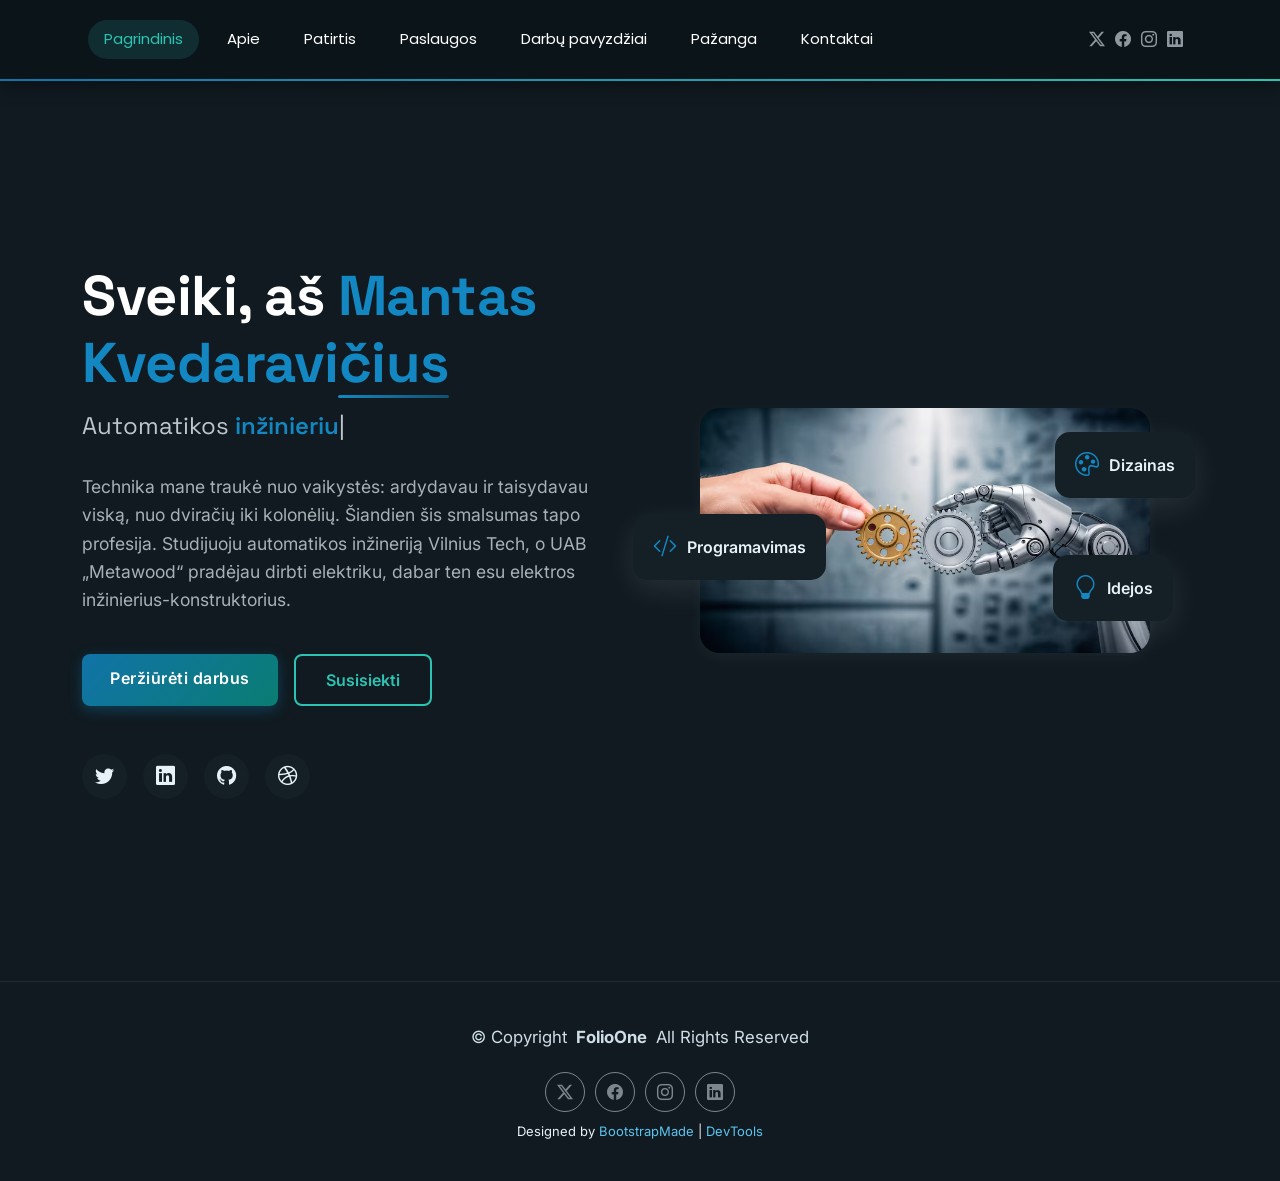
<file: index.html>
<!DOCTYPE html>
<html lang="lt">

<head>
  <meta charset="utf-8">
  <meta content="width=device-width, initial-scale=1.0" name="viewport">
  <title>Mano CV</title>
  <meta name="description" content="Mantas Kvedaravičius CV puslapis">
  <meta name="keywords" content="CV, automatika, elektros inžinierius, Mantas Kvedaravičius">
  <meta name="author" content="Mantas Kvedaravičius">

  <!-- Favicons -->
  <link href="assets/img/emoji 32x32.png" rel="icon">
  <link href="assets/img/logo192x192.png" rel="apple-touch-icon">

  <!-- Fonts -->
  <link href="https://fonts.googleapis.com" rel="preconnect">
  <link href="https://fonts.gstatic.com" rel="preconnect" crossorigin>
  <link href="https://fonts.googleapis.com/css2?family=Roboto:ital,wght@0,100;0,300;0,400;0,500;0,700;0,900;1,100;1,300;1,400;1,500;1,700;1,900&family=Poppins:ital,wght@0,100;0,200;0,300;0,400;0,500;0,600;0,700;0,800;0,900;1,100;1,200;1,300;1,400;1,500;1,600;1,700;1,800;1,900&family=Raleway:ital,wght@0,100;0,200;0,300;0,400;0,500;0,600;0,700;0,800;0,900;1,100;1,200;1,300;1,400;1,500;1,600;1,700;1,800;1,900&display=swap" rel="stylesheet">

  <!-- Vendor CSS Files -->
  <link href="assets/vendor/bootstrap/css/bootstrap.min.css" rel="stylesheet">
  <link href="assets/vendor/bootstrap-icons/bootstrap-icons.css" rel="stylesheet">
  <link href="assets/vendor/aos/aos.css" rel="stylesheet">
  <link href="assets/vendor/swiper/swiper-bundle.min.css" rel="stylesheet">
  <link href="assets/vendor/glightbox/css/glightbox.min.css" rel="stylesheet">

  <!-- Main CSS File -->
  <link href="assets/css/main.css" rel="stylesheet">
  <link href="assets/css/custom.css" rel="stylesheet">

  <!-- =======================================================
  * Template Name: FolioOne
  * Template URL: https://bootstrapmade.com/folioone-bootstrap-portfolio-website-template/
  * Updated: Aug 23 2025 with Bootstrap v5.3.7
  * Author: BootstrapMade.com
  * License: https://bootstrapmade.com/license/
  ======================================================== -->
</head>

<body class="index-page">

  <header id="header" class="header d-flex align-items-center light-background sticky-top">
    <div class="container position-relative d-flex align-items-center justify-content-between">

      <!-- <a href="index.html" class="logo d-flex align-items-center me-auto me-xl-0">
      <img src="assets/img/logo.webp" alt="">
      <h1 class="sitename">FolioOne</h1> 
    </a> -->

      <nav id="navmenu" class="navmenu">
        <ul>
          <li><a href="index.html" class="active">Pagrindinis</a></li>
          <li><a href="about.html">Apie</a></li>
          <li><a href="resume.html">Patirtis</a></li>
          <li><a href="services.html">Paslaugos</a></li>
          <li><a href="portfolio.html">Darbų pavyzdžiai</a></li>
          <li><a href="progresas.html">Pažanga</a></li>
          <li><a href="contact.html">Kontaktai</a></li>
        </ul>
        <i class="mobile-nav-toggle d-xl-none bi bi-list"></i>
      </nav>

      <div class="header-social-links">
        <a href="#" class="twitter"><i class="bi bi-twitter-x"></i></a>
        <a href="#" class="facebook"><i class="bi bi-facebook"></i></a>
        <a href="#" class="instagram"><i class="bi bi-instagram"></i></a>
        <a href="#" class="linkedin"><i class="bi bi-linkedin"></i></a>
      </div>

    </div>
  </header>

  <main class="main">

    <!-- Hero Section -->
    <section id="hero" class="hero section">

      <div class="container" data-aos="fade-up" data-aos-delay="100">

        <div class="row gy-4 align-items-center">
          <div class="col-lg-6 order-2 order-lg-1">
            <div class="hero-content">
              <h1 data-aos="fade-up" data-aos-delay="200">Sveiki, aš <span class="highlight">Mantas Kvedaravičius</span></h1>
              <h2 data-aos="fade-up" data-aos-delay="300">Automatikos <span class="typed" data-typed-items="inžinierius,projektuotojas,sprendimų kūrėjas"></span></h2>
              <p data-aos="fade-up" data-aos-delay="400">Technika mane traukė nuo vaikystės: ardydavau ir taisydavau viską, nuo dviračių iki kolonėlių. Šiandien šis smalsumas tapo profesija. Studijuoju automatikos inžineriją Vilnius Tech, o UAB „Metawood“ pradėjau dirbti elektriku, dabar ten esu elektros inžinierius-konstruktorius.</p>
              <div class="hero-actions" data-aos="fade-up" data-aos-delay="500">
                <a href="portfolio.html" class="btn btn-primary">Peržiūrėti darbus</a>
                <a href="contact.html" class="btn btn-outline">Susisiekti</a>
              </div>
              <div class="social-links" data-aos="fade-up" data-aos-delay="600">
                <a href="#"><i class="bi bi-twitter"></i></a>
                <a href="#"><i class="bi bi-linkedin"></i></a>
                <a href="#"><i class="bi bi-github"></i></a>
                <a href="#"><i class="bi bi-dribbble"></i></a>
              </div>
            </div>
          </div>
          <div class="col-lg-6 order-1 order-lg-2">
            <div class="hero-image" data-aos="zoom-in" data-aos-delay="300">
              <div class="image-wrapper">
                <img src="assets/img/human-hand-passing-gear-robotic-hand_23-2152006116.avif" width="740" height="404" alt="Žmogaus ranka paduoda krumpliaratį roboto rankai" class="img-fluid">
                <div class="floating-elements">
                  <div class="floating-card design" data-aos="fade-left" data-aos-delay="700">
                    <i class="bi bi-palette"></i>
                    <span>Dizainas</span>
                  </div>
                  <div class="floating-card code" data-aos="fade-right" data-aos-delay="800">
                    <i class="bi bi-code-slash"></i>
                    <span>Programavimas</span>
                  </div>
                  <div class="floating-card creativity" data-aos="fade-up" data-aos-delay="900">
                    <i class="bi bi-lightbulb"></i>
                    <span>Idejos</span>
                  </div>
                </div>
              </div>
            </div>
          </div>
        </div>

      </div>

    </section><!-- /Hero Section -->

  </main>

  <footer id="footer" class="footer">

    <div class="container">
      <div class="copyright text-center ">
        <p>© <span>Copyright</span> <strong class="px-1 sitename">FolioOne</strong> <span>All Rights Reserved<br></span></p>
      </div>
      <div class="social-links d-flex justify-content-center">
        <a href=""><i class="bi bi-twitter-x"></i></a>
        <a href=""><i class="bi bi-facebook"></i></a>
        <a href=""><i class="bi bi-instagram"></i></a>
        <a href=""><i class="bi bi-linkedin"></i></a>
      </div>
      <div class="credits">
        <!-- All the links in the footer should remain intact. -->
        <!-- You can delete the links only if you've purchased the pro version. -->
        <!-- Licensing information: https://bootstrapmade.com/license/ -->
        <!-- Purchase the pro version with working PHP/AJAX contact form: [buy-url] -->
        Designed by <a href="https://bootstrapmade.com/">BootstrapMade</a> | <a href="https://bootstrapmade.com/tools/">DevTools</a>
      </div>
    </div>

  </footer>

  <!-- Scroll Top -->
  <a href="#" id="scroll-top" class="scroll-top d-flex align-items-center justify-content-center"><i class="bi bi-arrow-up-short"></i></a>

  <!-- Preloader -->
  <div id="preloader"></div>

  <!-- Vendor JS Files -->
  <script src="assets/vendor/bootstrap/js/bootstrap.bundle.min.js"></script>
  <script src="assets/vendor/php-email-form/validate.js"></script>
  <script src="assets/vendor/aos/aos.js"></script>
  <script src="assets/vendor/typed.js/typed.umd.js"></script>
  <script src="assets/vendor/waypoints/noframework.waypoints.js"></script>
  <script src="assets/vendor/purecounter/purecounter_vanilla.js"></script>
  <script src="assets/vendor/swiper/swiper-bundle.min.js"></script>
  <script src="assets/vendor/imagesloaded/imagesloaded.pkgd.min.js"></script>
  <script src="assets/vendor/isotope-layout/isotope.pkgd.min.js"></script>
  <script src="assets/vendor/glightbox/js/glightbox.min.js"></script>

  <!-- Main JS File -->
  <script src="assets/js/main.js"></script>

</body>

</html>
</file>
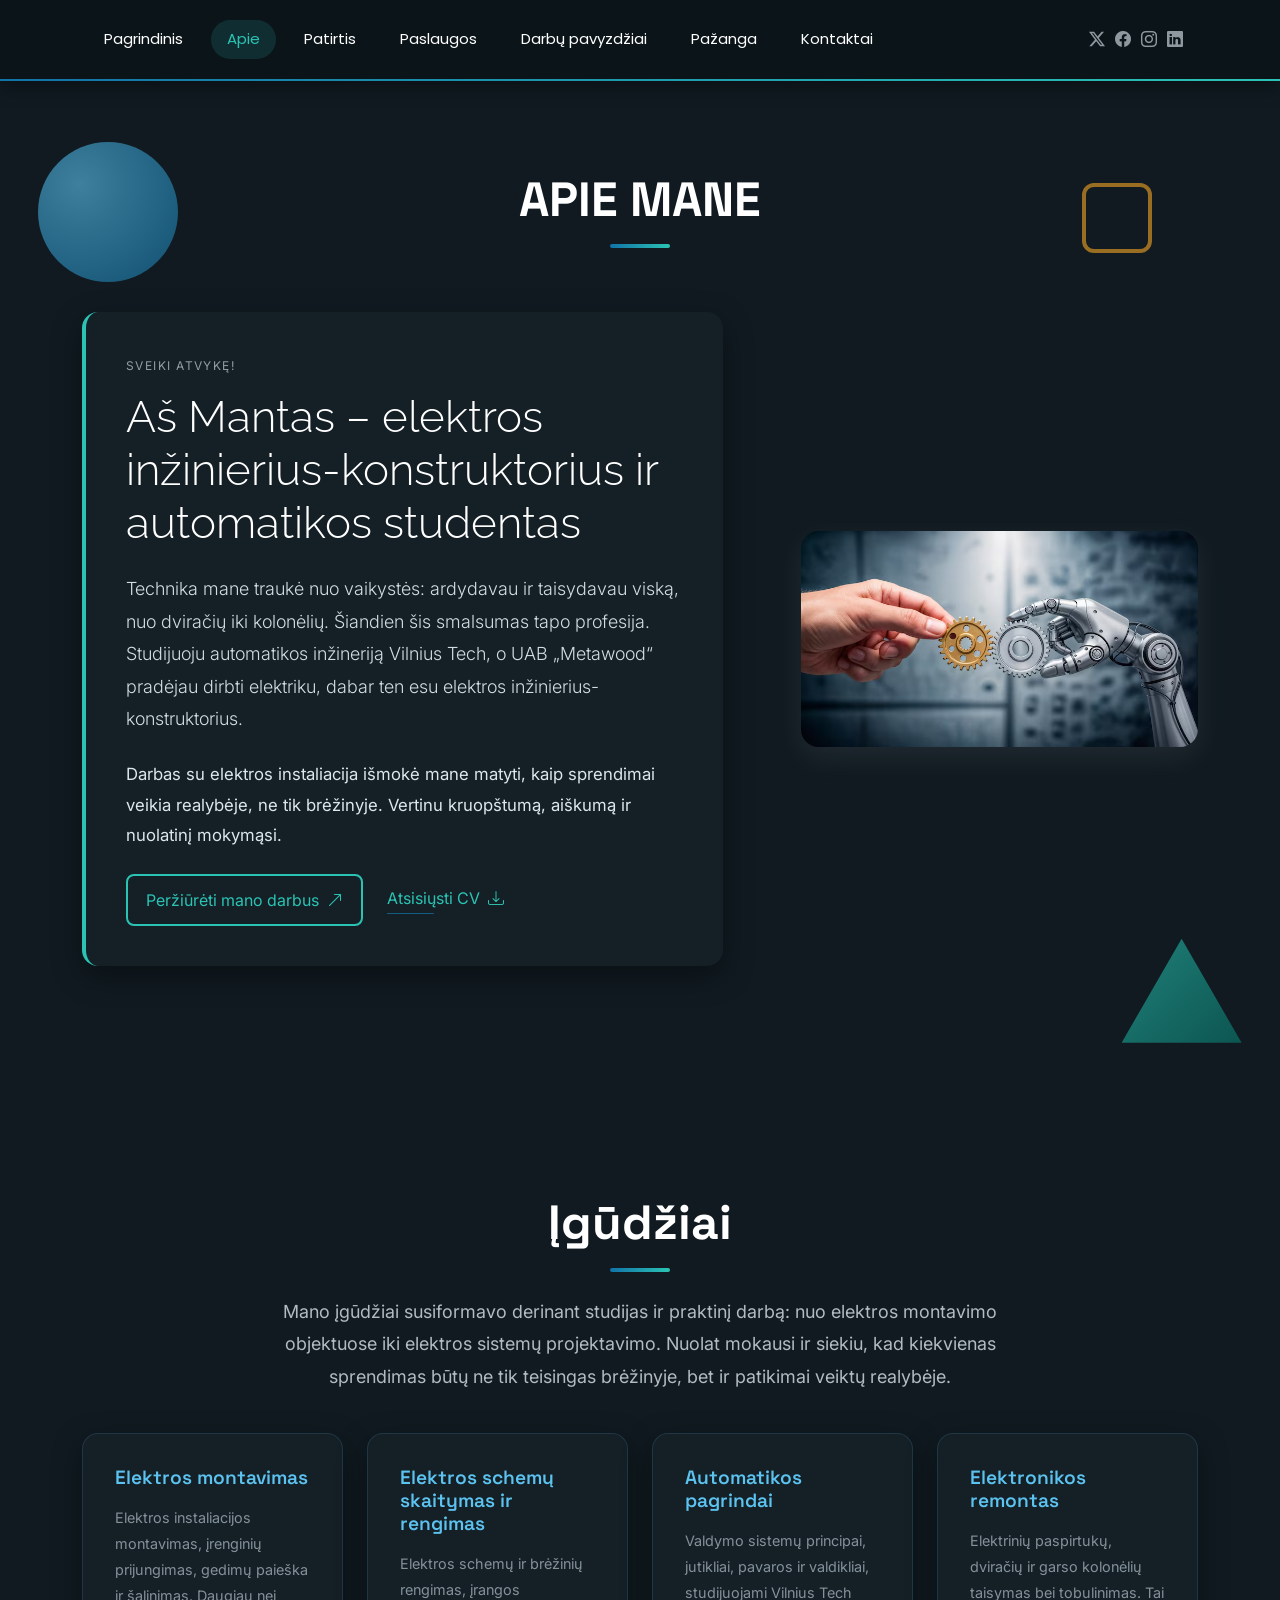
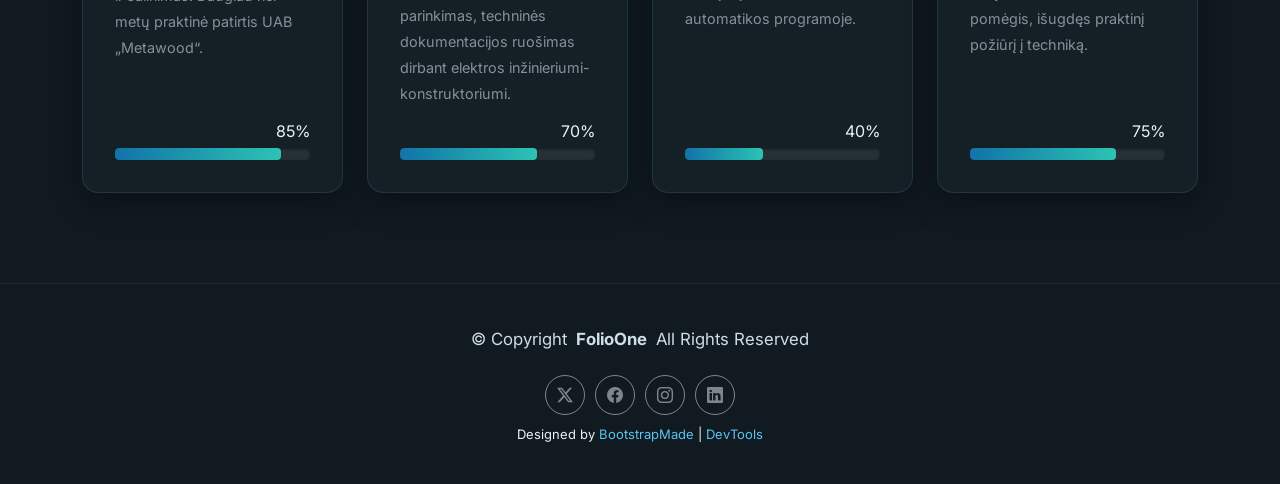
<file: about.html>
<!DOCTYPE html>
<html lang="en">

<head>
  <meta charset="utf-8">
  <meta content="width=device-width, initial-scale=1.0" name="viewport">
  <title>Apie</title>
  <meta name="description" content="">
  <meta name="keywords" content="">

  <!-- Favicons -->
  <link href="assets/img/emoji 32x32.png" rel="icon">
  <link href="assets/img/logo192x192.png" rel="apple-touch-icon">

  <!-- Fonts -->
  <link href="https://fonts.googleapis.com" rel="preconnect">
  <link href="https://fonts.gstatic.com" rel="preconnect" crossorigin>
  <link href="https://fonts.googleapis.com/css2?family=Roboto:ital,wght@0,100;0,300;0,400;0,500;0,700;0,900;1,100;1,300;1,400;1,500;1,700;1,900&family=Poppins:ital,wght@0,100;0,200;0,300;0,400;0,500;0,600;0,700;0,800;0,900;1,100;1,200;1,300;1,400;1,500;1,600;1,700;1,800;1,900&family=Raleway:ital,wght@0,100;0,200;0,300;0,400;0,500;0,600;0,700;0,800;0,900;1,100;1,200;1,300;1,400;1,500;1,600;1,700;1,800;1,900&display=swap" rel="stylesheet">

  <!-- Vendor CSS Files -->
  <link href="assets/vendor/bootstrap/css/bootstrap.min.css" rel="stylesheet">
  <link href="assets/vendor/bootstrap-icons/bootstrap-icons.css" rel="stylesheet">
  <link href="assets/vendor/aos/aos.css" rel="stylesheet">
  <link href="assets/vendor/swiper/swiper-bundle.min.css" rel="stylesheet">
  <link href="assets/vendor/glightbox/css/glightbox.min.css" rel="stylesheet">

  <!-- Main CSS File -->
  <link href="assets/css/main.css" rel="stylesheet">
  <link href="assets/css/custom.css" rel="stylesheet">

  <!-- =======================================================
  * Template Name: FolioOne
  * Template URL: https://bootstrapmade.com/folioone-bootstrap-portfolio-website-template/
  * Updated: Aug 23 2025 with Bootstrap v5.3.7
  * Author: BootstrapMade.com
  * License: https://bootstrapmade.com/license/
  ======================================================== -->
</head>

<body class="about-page">

  <header id="header" class="header d-flex align-items-center light-background sticky-top">
    <div class="container position-relative d-flex align-items-center justify-content-between">

      <!-- <a href="index.html" class="logo d-flex align-items-center me-auto me-xl-0">
      <img src="assets/img/logo.webp" alt="">
      <h1 class="sitename">FolioOne</h1> 
    </a> -->

      <nav id="navmenu" class="navmenu">
        <ul>
          <li><a href="index.html">Pagrindinis</a></li>
          <li><a href="about.html" class="active">Apie</a></li>
          <li><a href="resume.html">Patirtis</a></li>
          <li><a href="services.html">Paslaugos</a></li>
          <li><a href="portfolio.html">Darbų pavyzdžiai</a></li>
          <li><a href="progresas.html">Pažanga</a></li>
          <li><a href="contact.html">Kontaktai</a></li>
        </ul>
        <i class="mobile-nav-toggle d-xl-none bi bi-list"></i>
      </nav>

      <div class="header-social-links">
        <a href="#" class="twitter"><i class="bi bi-twitter-x"></i></a>
        <a href="#" class="facebook"><i class="bi bi-facebook"></i></a>
        <a href="#" class="instagram"><i class="bi bi-instagram"></i></a>
        <a href="#" class="linkedin"><i class="bi bi-linkedin"></i></a>
      </div>

    </div>
  </header>

  <main class="main">

    <!-- About Section -->
    <section id="about" class="about section">

      <!-- Figūros -->
      <div class="figuros" aria-hidden="true">
        <span class="figura apskritimas"></span>
        <span class="figura trikampis"></span>
        <span class="figura kvadratas"></span>
      </div>

      <!-- Section Title -->
      <div class="container section-title" data-aos="fade-up">
        <h2>APIE MANE</h2>
      </div><!-- End Section Title -->

      <div class="container" data-aos="fade-up" data-aos-delay="100">

        <!-- Intro + Photo -->
        <div class="row align-items-center justify-content-between gy-5 mb-5">
          <div class="col-lg-7" data-aos="fade-right" data-aos-delay="150">
            <div class="intro-content">
              <span class="eyebrow">Sveiki atvykę!</span>
              <h2 class="headline">Aš Mantas – elektros inžinierius-konstruktorius ir automatikos studentas</h2>
              <p class="lead">
                Technika mane traukė nuo vaikystės: ardydavau ir taisydavau viską, nuo dviračių iki kolonėlių. Šiandien šis smalsumas tapo profesija. Studijuoju automatikos inžineriją Vilnius Tech, o UAB „Metawood“ pradėjau dirbti elektriku, dabar ten esu elektros inžinierius-konstruktorius.
              </p>
              <p>
                Darbas su elektros instaliacija išmokė mane matyti, kaip sprendimai veikia realybėje, ne tik brėžinyje. Vertinu kruopštumą, aiškumą ir nuolatinį mokymąsi.</p>

              <div class="cta-group">
                <a href="portfolio.html" class="btn-ghost">
                  Peržiūrėti mano darbus <i class="bi bi-arrow-up-right"></i>
                </a>
                <a href="#" class="link-underline">
                  Atsisiųsti CV <i class="bi bi-download"></i>
                </a>
              </div>
            </div>
          </div>

          <div class="col-lg-5" data-aos="zoom-in" data-aos-delay="250">
            <figure class="profile-figure text-center text-lg-end">
              <img src="assets/img/human-hand-passing-gear-robotic-hand_23-2152006116.avif" width="740" height="404" alt="Žmogaus ranka paduoda krumpliaratį roboto rankai" class="img-fluid profile-photo">
            </figure>
          </div>
        </div>
        <!-- End Intro + Photo -->
      </div>
    </section><!-- /About Section -->

    <!-- Skills Section -->
    <section id="skills" class="skills section">

      <!-- Section Title -->
      <div class="container section-title" data-aos="fade-up">
        <h2>Įgūdžiai</h2>
        <p>Mano įgūdžiai susiformavo derinant studijas ir praktinį darbą: nuo elektros montavimo objektuose iki elektros sistemų projektavimo. Nuolat mokausi ir siekiu, kad kiekvienas sprendimas būtų ne tik teisingas brėžinyje, bet ir patikimai veiktų realybėje.</p>
      </div><!-- End Section Title -->

      <div class="container" data-aos="fade-up" data-aos-delay="100">

        <div class="row g-4 skills-animation">

          <div class="col-md-6 col-lg-3" data-aos="fade-up" data-aos-delay="100">
            <div class="skill-box">
              <h3>Elektros montavimas</h3>
              <p>Elektros instaliacijos montavimas, įrenginių prijungimas, gedimų paieška ir šalinimas. Daugiau nei metų praktinė patirtis UAB „Metawood“.</p>
              <span class="text-end d-block">85%</span>
              <div class="progress">
                <div class="progress-bar" role="progressbar" aria-valuenow="85" aria-valuemin="0" aria-valuemax="100"></div>
              </div>
            </div>
          </div>

          <div class="col-md-6 col-lg-3" data-aos="fade-up" data-aos-delay="200">
            <div class="skill-box">
              <h3>Elektros schemų skaitymas ir rengimas</h3>
              <p>Elektros schemų ir brėžinių rengimas, įrangos parinkimas, techninės dokumentacijos ruošimas dirbant elektros inžinieriumi-konstruktoriumi.</p>
              <span class="text-end d-block">70%</span>
              <div class="progress">
                <div class="progress-bar" role="progressbar" aria-valuenow="70" aria-valuemin="0" aria-valuemax="100"></div>
              </div>
            </div>
          </div>

          <div class="col-md-6 col-lg-3" data-aos="fade-up" data-aos-delay="300">
            <div class="skill-box">
              <h3>Automatikos pagrindai</h3>
              <p>Valdymo sistemų principai, jutikliai, pavaros ir valdikliai, studijuojami Vilnius Tech automatikos programoje.</p>
              <span class="text-end d-block">40%</span>
              <div class="progress">
                <div class="progress-bar" role="progressbar" aria-valuenow="40" aria-valuemin="0" aria-valuemax="100"></div>
              </div>
            </div>
          </div>

          <div class="col-md-6 col-lg-3" data-aos="fade-up" data-aos-delay="400">
            <div class="skill-box">
              <h3>Elektronikos remontas</h3>
              <p>Elektrinių paspirtukų, dviračių ir garso kolonėlių taisymas bei tobulinimas. Tai pomėgis, išugdęs praktinį požiūrį į techniką.</p>
              <span class="text-end d-block">75%</span>
              <div class="progress">
                <div class="progress-bar" role="progressbar" aria-valuenow="75" aria-valuemin="0" aria-valuemax="100">
                </div>
              </div>
            </div>
          </div>

        </div>

      </div>

    </section><!-- /Skills Section -->
  </main>

  <footer id="footer" class="footer">

    <div class="container">
      <div class="copyright text-center ">
        <p>© <span>Copyright</span> <strong class="px-1 sitename">FolioOne</strong> <span>All Rights Reserved<br></span></p>
      </div>
      <div class="social-links d-flex justify-content-center">
        <a href=""><i class="bi bi-twitter-x"></i></a>
        <a href=""><i class="bi bi-facebook"></i></a>
        <a href=""><i class="bi bi-instagram"></i></a>
        <a href=""><i class="bi bi-linkedin"></i></a>
      </div>
      <div class="credits">
        <!-- All the links in the footer should remain intact. -->
        <!-- You can delete the links only if you've purchased the pro version. -->
        <!-- Licensing information: https://bootstrapmade.com/license/ -->
        <!-- Purchase the pro version with working PHP/AJAX contact form: [buy-url] -->
        Designed by <a href="https://bootstrapmade.com/">BootstrapMade</a> | <a href="https://bootstrapmade.com/tools/">DevTools</a>
      </div>
    </div>

  </footer>

  <!-- Scroll Top -->
  <a href="#" id="scroll-top" class="scroll-top d-flex align-items-center justify-content-center"><i class="bi bi-arrow-up-short"></i></a>

  <!-- Preloader -->
  <div id="preloader"></div>

  <!-- Vendor JS Files -->
  <script src="assets/vendor/bootstrap/js/bootstrap.bundle.min.js"></script>
  <script src="assets/vendor/php-email-form/validate.js"></script>
  <script src="assets/vendor/aos/aos.js"></script>
  <script src="assets/vendor/typed.js/typed.umd.js"></script>
  <script src="assets/vendor/waypoints/noframework.waypoints.js"></script>
  <script src="assets/vendor/purecounter/purecounter_vanilla.js"></script>
  <script src="assets/vendor/swiper/swiper-bundle.min.js"></script>
  <script src="assets/vendor/imagesloaded/imagesloaded.pkgd.min.js"></script>
  <script src="assets/vendor/isotope-layout/isotope.pkgd.min.js"></script>
  <script src="assets/vendor/glightbox/js/glightbox.min.js"></script>

  <!-- Main JS File -->
  <script src="assets/js/main.js"></script>

</body>

</html>
</file>
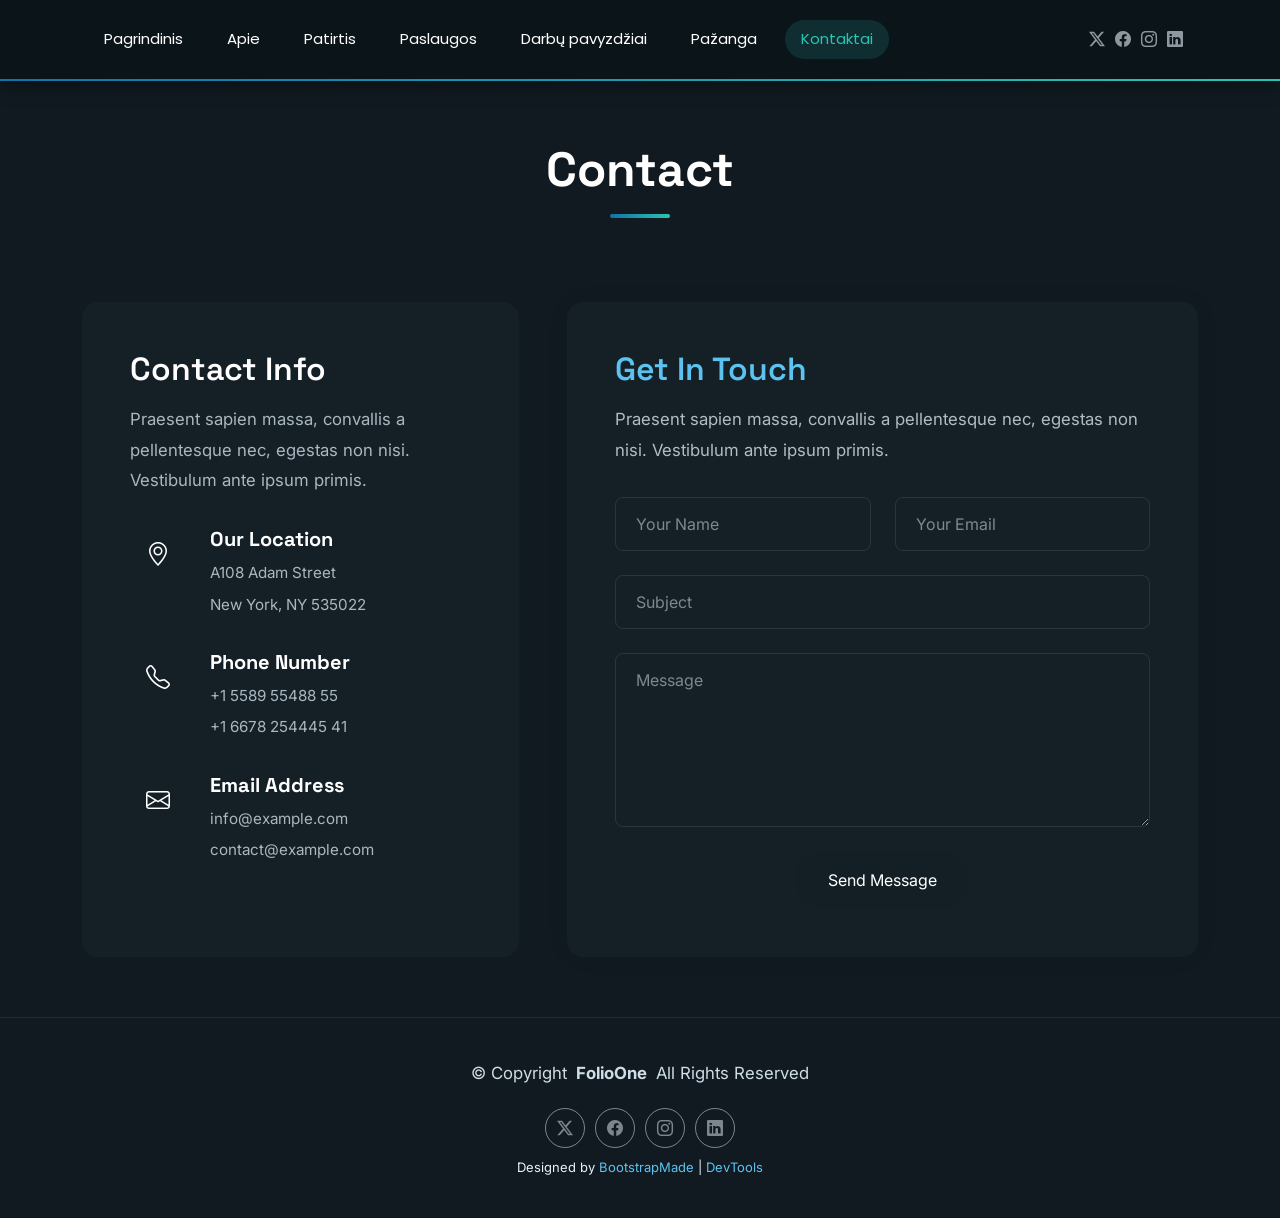
<file: contact.html>
<!DOCTYPE html>
<html lang="en">

<head>
  <meta charset="utf-8">
  <meta content="width=device-width, initial-scale=1.0" name="viewport">
  <title>Kontaktai</title>
  <meta name="description" content="">
  <meta name="keywords" content="">

  <!-- Favicons -->
  <link href="assets/img/emoji 32x32.png" rel="icon">
  <link href="assets/img/logo192x192.png" rel="apple-touch-icon">

  <!-- Fonts -->
  <link href="https://fonts.googleapis.com" rel="preconnect">
  <link href="https://fonts.gstatic.com" rel="preconnect" crossorigin>
  <link href="https://fonts.googleapis.com/css2?family=Roboto:ital,wght@0,100;0,300;0,400;0,500;0,700;0,900;1,100;1,300;1,400;1,500;1,700;1,900&family=Poppins:ital,wght@0,100;0,200;0,300;0,400;0,500;0,600;0,700;0,800;0,900;1,100;1,200;1,300;1,400;1,500;1,600;1,700;1,800;1,900&family=Raleway:ital,wght@0,100;0,200;0,300;0,400;0,500;0,600;0,700;0,800;0,900;1,100;1,200;1,300;1,400;1,500;1,600;1,700;1,800;1,900&display=swap" rel="stylesheet">

  <!-- Vendor CSS Files -->
  <link href="assets/vendor/bootstrap/css/bootstrap.min.css" rel="stylesheet">
  <link href="assets/vendor/bootstrap-icons/bootstrap-icons.css" rel="stylesheet">
  <link href="assets/vendor/aos/aos.css" rel="stylesheet">
  <link href="assets/vendor/swiper/swiper-bundle.min.css" rel="stylesheet">
  <link href="assets/vendor/glightbox/css/glightbox.min.css" rel="stylesheet">

  <!-- Main CSS File -->
  <link href="assets/css/main.css" rel="stylesheet">
  <link href="assets/css/custom.css" rel="stylesheet">

  <!-- =======================================================
  * Template Name: FolioOne
  * Template URL: https://bootstrapmade.com/folioone-bootstrap-portfolio-website-template/
  * Updated: Aug 23 2025 with Bootstrap v5.3.7
  * Author: BootstrapMade.com
  * License: https://bootstrapmade.com/license/
  ======================================================== -->
</head>

<body class="contact-page">

  <header id="header" class="header d-flex align-items-center light-background sticky-top">
    <div class="container position-relative d-flex align-items-center justify-content-between">

      <!-- <a href="index.html" class="logo d-flex align-items-center me-auto me-xl-0">
      <img src="assets/img/logo.webp" alt="">
      <h1 class="sitename">FolioOne</h1> 
    </a> -->

      <nav id="navmenu" class="navmenu">
        <ul>
          <li><a href="index.html">Pagrindinis</a></li>
          <li><a href="about.html">Apie</a></li>
          <li><a href="resume.html">Patirtis</a></li>
          <li><a href="services.html">Paslaugos</a></li>
          <li><a href="portfolio.html">Darbų pavyzdžiai</a></li>
          <li><a href="progresas.html">Pažanga</a></li>
          <li><a href="contact.html" class="active">Kontaktai</a></li>
        </ul>
        <i class="mobile-nav-toggle d-xl-none bi bi-list"></i>
      </nav>

      <div class="header-social-links">
        <a href="#" class="twitter"><i class="bi bi-twitter-x"></i></a>
        <a href="#" class="facebook"><i class="bi bi-facebook"></i></a>
        <a href="#" class="instagram"><i class="bi bi-instagram"></i></a>
        <a href="#" class="linkedin"><i class="bi bi-linkedin"></i></a>
      </div>

    </div>
  </header>

  <main class="main">

    <!-- Contact Section -->
    <section id="contact" class="contact section">

      <!-- Section Title -->
      <div class="container section-title" data-aos="fade-up">
        <h2>Contact</h2>
      </div><!-- End Section Title -->

      <div class="container" data-aos="fade-up" data-aos-delay="100">

        <div class="row g-4 g-lg-5">
          <div class="col-lg-5">
            <div class="info-box" data-aos="fade-up" data-aos-delay="200">
              <h3>Contact Info</h3>
              <p>Praesent sapien massa, convallis a pellentesque nec, egestas non nisi. Vestibulum ante ipsum primis.</p>

              <div class="info-item" data-aos="fade-up" data-aos-delay="300">
                <div class="icon-box">
                  <i class="bi bi-geo-alt"></i>
                </div>
                <div class="content">
                  <h4>Our Location</h4>
                  <p>A108 Adam Street</p>
                  <p>New York, NY 535022</p>
                </div>
              </div>

              <div class="info-item" data-aos="fade-up" data-aos-delay="400">
                <div class="icon-box">
                  <i class="bi bi-telephone"></i>
                </div>
                <div class="content">
                  <h4>Phone Number</h4>
                  <p>+1 5589 55488 55</p>
                  <p>+1 6678 254445 41</p>
                </div>
              </div>

              <div class="info-item" data-aos="fade-up" data-aos-delay="500">
                <div class="icon-box">
                  <i class="bi bi-envelope"></i>
                </div>
                <div class="content">
                  <h4>Email Address</h4>
                  <p>info@example.com</p>
                  <p>contact@example.com</p>
                </div>
              </div>
            </div>
          </div>

          <div class="col-lg-7">
            <div class="contact-form" data-aos="fade-up" data-aos-delay="300">
              <h3>Get In Touch</h3>
              <p>Praesent sapien massa, convallis a pellentesque nec, egestas non nisi. Vestibulum ante ipsum primis.</p>

              <form action="forms/contact.php" method="post" class="php-email-form" data-aos="fade-up" data-aos-delay="200">
                <div class="row gy-4">

                  <div class="col-md-6">
                    <input type="text" name="name" class="form-control" placeholder="Your Name" required="">
                  </div>

                  <div class="col-md-6 ">
                    <input type="email" class="form-control" name="email" placeholder="Your Email" required="">
                  </div>

                  <div class="col-12">
                    <input type="text" class="form-control" name="subject" placeholder="Subject" required="">
                  </div>

                  <div class="col-12">
                    <textarea class="form-control" name="message" rows="6" placeholder="Message" required=""></textarea>
                  </div>

                  <div class="col-12 text-center">
                    <div class="loading">Loading</div>
                    <div class="error-message"></div>
                    <div class="sent-message">Your message has been sent. Thank you!</div>

                    <button type="submit" class="btn">Send Message</button>
                  </div>

                </div>
              </form>

            </div>
          </div>

        </div>

      </div>

    </section><!-- /Contact Section -->

  </main>

  <footer id="footer" class="footer">

    <div class="container">
      <div class="copyright text-center ">
        <p>© <span>Copyright</span> <strong class="px-1 sitename">FolioOne</strong> <span>All Rights Reserved<br></span></p>
      </div>
      <div class="social-links d-flex justify-content-center">
        <a href=""><i class="bi bi-twitter-x"></i></a>
        <a href=""><i class="bi bi-facebook"></i></a>
        <a href=""><i class="bi bi-instagram"></i></a>
        <a href=""><i class="bi bi-linkedin"></i></a>
      </div>
      <div class="credits">
        <!-- All the links in the footer should remain intact. -->
        <!-- You can delete the links only if you've purchased the pro version. -->
        <!-- Licensing information: https://bootstrapmade.com/license/ -->
        <!-- Purchase the pro version with working PHP/AJAX contact form: [buy-url] -->
        Designed by <a href="https://bootstrapmade.com/">BootstrapMade</a> | <a href="https://bootstrapmade.com/tools/">DevTools</a>
      </div>
    </div>

  </footer>

  <!-- Scroll Top -->
  <a href="#" id="scroll-top" class="scroll-top d-flex align-items-center justify-content-center"><i class="bi bi-arrow-up-short"></i></a>

  <!-- Preloader -->
  <div id="preloader"></div>

  <!-- Vendor JS Files -->
  <script src="assets/vendor/bootstrap/js/bootstrap.bundle.min.js"></script>
  <script src="assets/vendor/php-email-form/validate.js"></script>
  <script src="assets/vendor/aos/aos.js"></script>
  <script src="assets/vendor/typed.js/typed.umd.js"></script>
  <script src="assets/vendor/waypoints/noframework.waypoints.js"></script>
  <script src="assets/vendor/purecounter/purecounter_vanilla.js"></script>
  <script src="assets/vendor/swiper/swiper-bundle.min.js"></script>
  <script src="assets/vendor/imagesloaded/imagesloaded.pkgd.min.js"></script>
  <script src="assets/vendor/isotope-layout/isotope.pkgd.min.js"></script>
  <script src="assets/vendor/glightbox/js/glightbox.min.js"></script>

  <!-- Main JS File -->
  <script src="assets/js/main.js"></script>

</body>

</html>
</file>
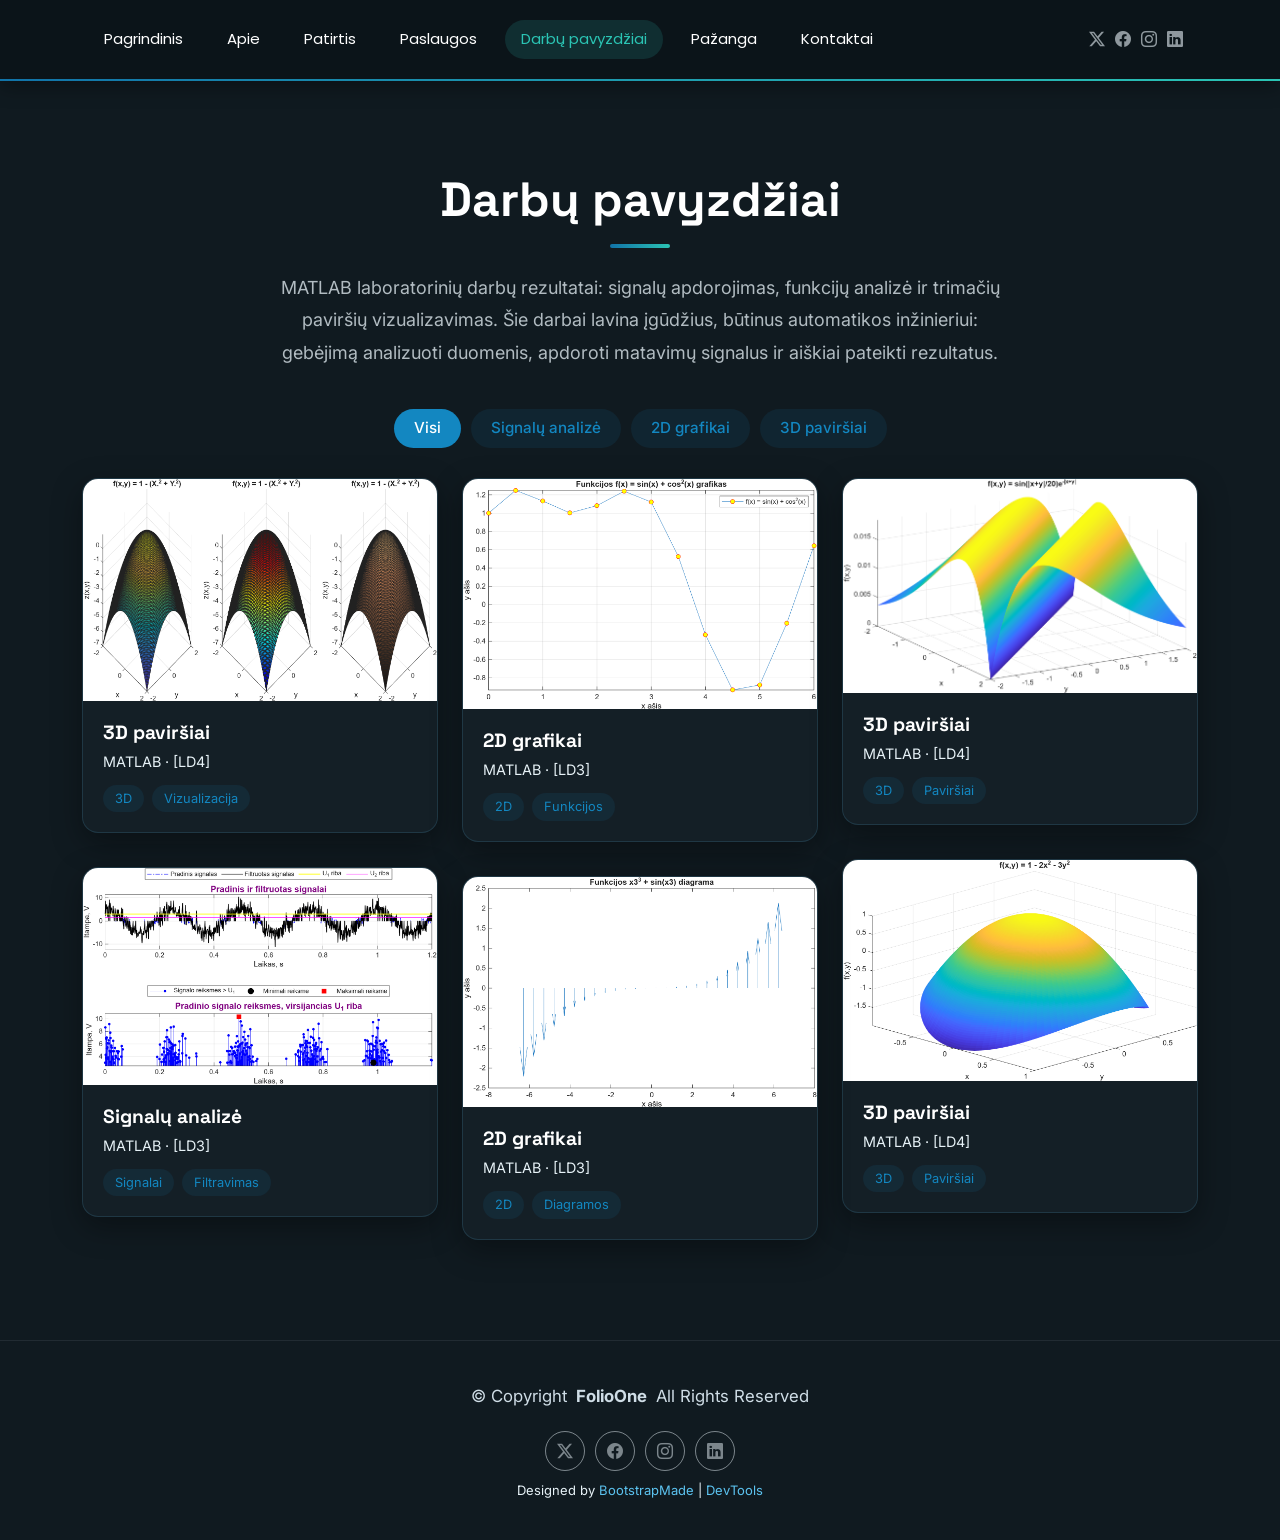
<file: portfolio.html>
<!DOCTYPE html>
<html lang="en">

<head>
  <meta charset="utf-8">
  <meta content="width=device-width, initial-scale=1.0" name="viewport">
  <title>Darbų pavyzdžiai</title>
  <meta name="description" content="">
  <meta name="keywords" content="">

  <!-- Favicons -->
  <link href="assets/img/emoji 32x32.png" rel="icon">
  <link href="assets/img/logo192x192.png" rel="apple-touch-icon">

  <!-- Fonts -->
  <link href="https://fonts.googleapis.com" rel="preconnect">
  <link href="https://fonts.gstatic.com" rel="preconnect" crossorigin>
  <link href="https://fonts.googleapis.com/css2?family=Roboto:ital,wght@0,100;0,300;0,400;0,500;0,700;0,900;1,100;1,300;1,400;1,500;1,700;1,900&family=Poppins:ital,wght@0,100;0,200;0,300;0,400;0,500;0,600;0,700;0,800;0,900;1,100;1,200;1,300;1,400;1,500;1,600;1,700;1,800;1,900&family=Raleway:ital,wght@0,100;0,200;0,300;0,400;0,500;0,600;0,700;0,800;0,900;1,100;1,200;1,300;1,400;1,500;1,600;1,700;1,800;1,900&display=swap" rel="stylesheet">

  <!-- Vendor CSS Files -->
  <link href="assets/vendor/bootstrap/css/bootstrap.min.css" rel="stylesheet">
  <link href="assets/vendor/bootstrap-icons/bootstrap-icons.css" rel="stylesheet">
  <link href="assets/vendor/aos/aos.css" rel="stylesheet">
  <link href="assets/vendor/swiper/swiper-bundle.min.css" rel="stylesheet">
  <link href="assets/vendor/glightbox/css/glightbox.min.css" rel="stylesheet">

  <!-- Main CSS File -->
  <link href="assets/css/main.css" rel="stylesheet">
  <link href="assets/css/custom.css" rel="stylesheet">

  <!-- =======================================================
  * Template Name: FolioOne
  * Template URL: https://bootstrapmade.com/folioone-bootstrap-portfolio-website-template/
  * Updated: Aug 23 2025 with Bootstrap v5.3.7
  * Author: BootstrapMade.com
  * License: https://bootstrapmade.com/license/
  ======================================================== -->
</head>

<body class="portfolio-page">

  <header id="header" class="header d-flex align-items-center light-background sticky-top">
    <div class="container position-relative d-flex align-items-center justify-content-between">

      <!-- <a href="index.html" class="logo d-flex align-items-center me-auto me-xl-0">
      <img src="assets/img/logo.webp" alt="">
      <h1 class="sitename">FolioOne</h1> 
    </a> -->

      <nav id="navmenu" class="navmenu">
        <ul>
          <li><a href="index.html">Pagrindinis</a></li>
          <li><a href="about.html">Apie</a></li>
          <li><a href="resume.html">Patirtis</a></li>
          <li><a href="services.html">Paslaugos</a></li>
          <li><a href="portfolio.html" class="active">Darbų pavyzdžiai</a></li>
          <li><a href="progresas.html">Pažanga</a></li>
          <li><a href="contact.html">Kontaktai</a></li>
        </ul>
        <i class="mobile-nav-toggle d-xl-none bi bi-list"></i>
      </nav>

      <div class="header-social-links">
        <a href="#" class="twitter"><i class="bi bi-twitter-x"></i></a>
        <a href="#" class="facebook"><i class="bi bi-facebook"></i></a>
        <a href="#" class="instagram"><i class="bi bi-instagram"></i></a>
        <a href="#" class="linkedin"><i class="bi bi-linkedin"></i></a>
      </div>

    </div>
  </header>

  <main class="main">

    <!-- Portfolio Section -->
    <section id="portfolio" class="portfolio section">

      <!-- Section Title -->
      <div class="container section-title" data-aos="fade-up">
        <h2>Darbų pavyzdžiai</h2>
        <p>MATLAB laboratorinių darbų rezultatai: signalų apdorojimas, funkcijų analizė ir trimačių paviršių vizualizavimas. Šie darbai lavina įgūdžius, būtinus automatikos inžinieriui: gebėjimą analizuoti duomenis, apdoroti matavimų signalus ir aiškiai pateikti rezultatus.</p>
      </div><!-- End Section Title -->

      <div class="container" data-aos="fade-up" data-aos-delay="100">

        <div class="isotope-layout" data-default-filter="*" data-layout="masonry" data-sort="original-order">
          <ul class="portfolio-filters isotope-filters" data-aos="fade-up" data-aos-delay="200">
            <li data-filter="*" class="filter-active">Visi</li>
            <li data-filter=".filter-signalai">Signalų analizė</li>
            <li data-filter=".filter-2d">2D grafikai</li>
            <li data-filter=".filter-3d">3D paviršiai</li>
          </ul><!-- End Portfolio Filters -->

          <div class="row gy-4 isotope-container" data-aos="fade-up" data-aos-delay="300">
            <div class="col-lg-4 col-md-6 portfolio-item isotope-item filter-3d">
              <div class="portfolio-card">
                <div class="portfolio-img">
                  <img src="assets/img/portfolio/3d-paraboloidai.png" width="1359" height="852" alt="3D paraboloidai" class="img-fluid">
                  <div class="portfolio-overlay">
                    <a href="assets/img/portfolio/3d-paraboloidai.png" class="glightbox portfolio-lightbox"><i class="bi bi-plus"></i></a>
                    <a href="#" class="portfolio-details-link"><i class="bi bi-link"></i></a>
                  </div>
                </div>
                <div class="portfolio-info">
                  <h4>3D paviršiai</h4>
                  <p>MATLAB · [LD4]</p>
                  <div class="portfolio-tags">
                    <span>3D</span>
                    <span>Vizualizacija</span>
                  </div>
                </div>
              </div>
            </div>

            <div class="col-lg-4 col-md-6 portfolio-item isotope-item filter-2d">
              <div class="portfolio-card">
                <div class="portfolio-img">
                  <img src="assets/img/portfolio/funkcija-sin-cos.png" width="1374" height="894" alt="Funkcija sin ir cos" class="img-fluid">
                  <div class="portfolio-overlay"> 
                    <a href="assets/img/portfolio/funkcija-sin-cos.png" class="glightbox portfolio-lightbox"><i class="bi bi-plus"></i></a>
                    <a href="#" class="portfolio-details-link"><i class="bi bi-link"></i></a>
                  </div>
                </div>
                <div class="portfolio-info">
                  <h4>2D grafikai</h4>
                  <p>MATLAB · [LD3]</p>
                  <div class="portfolio-tags">
                    <span>2D</span>
                    <span>Funkcijos</span>
                  </div>
                </div>
              </div>
            </div>

            <div class="col-lg-4 col-md-6 portfolio-item isotope-item filter-3d">
              <div class="portfolio-card">
                <div class="portfolio-img">
                  <img src="assets/img/portfolio/3d-pavirsius-sin.png" width="1450" height="877" alt="3D paviršius sin" class="img-fluid">
                  <div class="portfolio-overlay">
                    <a href="assets/img/portfolio/3d-pavirsius-sin.png" class="glightbox portfolio-lightbox"><i class="bi bi-plus"></i></a>
                    <a href="#" class="portfolio-details-link"><i class="bi bi-link"></i></a>
                  </div>
                </div>
                <div class="portfolio-info">
                  <h4>3D paviršiai</h4>
                  <p>MATLAB · [LD4]</p>
                  <div class="portfolio-tags">
                    <span>3D</span>
                    <span>Paviršiai</span>
                  </div>
                </div>
              </div>
            </div>

            <div class="col-lg-4 col-md-6 portfolio-item isotope-item filter-3d">
              <div class="portfolio-card">
                <div class="portfolio-img">
                  <img src="assets/img/portfolio/3d-elipsinis-paraboloidas.png" width="1382" height="861" alt="3D elipsinis paraboloidas" class="img-fluid">
                  <div class="portfolio-overlay">
                    <a href="assets/img/portfolio/3d-elipsinis-paraboloidas.png" class="glightbox portfolio-lightbox"><i class="bi bi-plus"></i></a>
                    <a href="#" class="portfolio-details-link"><i class="bi bi-link"></i></a>
                  </div>
                </div>
                <div class="portfolio-info">
                  <h4>3D paviršiai </h4>
                  <p>MATLAB · [LD4]</p>
                  <div class="portfolio-tags">
                    <span>3D</span>
                    <span>Paviršiai</span>
                  </div>
                </div>
              </div>
            </div>

            <div class="col-lg-4 col-md-6 portfolio-item isotope-item filter-signalai">
              <div class="portfolio-card">
                <div class="portfolio-img">
                  <img src="assets/img/portfolio/signalo-filtravimas.png" width="1368" height="838" alt="Signalų filtravimas" class="img-fluid">
                  <div class="portfolio-overlay">
                    <a href="assets/img/portfolio/signalo-filtravimas.png" class="glightbox portfolio-lightbox"><i class="bi bi-plus"></i></a>
                    <a href="#" class="portfolio-details-link"><i class="bi bi-link"></i></a>
                  </div>
                </div>
                <div class="portfolio-info">
                  <h4>Signalų analizė</h4>
                  <p>MATLAB · [LD3]</p>
                  <div class="portfolio-tags">
                    <span>Signalai</span>
                    <span>Filtravimas</span>
                  </div>
                </div>
              </div>
            </div>

            <div class="col-lg-4 col-md-6 portfolio-item isotope-item filter-2d">
              <div class="portfolio-card">
                <div class="portfolio-img">
                  <img src="assets/img/portfolio/rodykliu-diagrama.png" width="1371" height="894" alt="Rodyklių diagrama" class="img-fluid">
                  <div class="portfolio-overlay">
                    <a href="assets/img/portfolio/rodykliu-diagrama.png" class="glightbox portfolio-lightbox"><i class="bi bi-plus"></i></a>
                    <a href="#" class="portfolio-details-link"><i class="bi bi-link"></i></a>
                  </div>
                </div>
                <div class="portfolio-info">
                  <h4>2D grafikai</h4>
                  <p>MATLAB · [LD3]</p>
                  <div class="portfolio-tags">
                    <span>2D</span>
                    <span>Diagramos</span>
                  </div>
                </div>
              </div>
            </div>
          </div><!-- End Portfolio Items Container -->

        </div>


      </div>

    </section><!-- /Portfolio Section -->

  </main>

  <footer id="footer" class="footer">

    <div class="container">
      <div class="copyright text-center ">
        <p>© <span>Copyright</span> <strong class="px-1 sitename">FolioOne</strong> <span>All Rights Reserved<br></span></p>
      </div>
      <div class="social-links d-flex justify-content-center">
        <a href=""><i class="bi bi-twitter-x"></i></a>
        <a href=""><i class="bi bi-facebook"></i></a>
        <a href=""><i class="bi bi-instagram"></i></a>
        <a href=""><i class="bi bi-linkedin"></i></a>
      </div>
      <div class="credits">
        <!-- All the links in the footer should remain intact. -->
        <!-- You can delete the links only if you've purchased the pro version. -->
        <!-- Licensing information: https://bootstrapmade.com/license/ -->
        <!-- Purchase the pro version with working PHP/AJAX contact form: [buy-url] -->
        Designed by <a href="https://bootstrapmade.com/">BootstrapMade</a> | <a href="https://bootstrapmade.com/tools/">DevTools</a>
      </div>
    </div>

  </footer>

  <!-- Scroll Top -->
  <a href="#" id="scroll-top" class="scroll-top d-flex align-items-center justify-content-center"><i class="bi bi-arrow-up-short"></i></a>

  <!-- Preloader -->
  <div id="preloader"></div>

  <!-- Vendor JS Files -->
  <script src="assets/vendor/bootstrap/js/bootstrap.bundle.min.js"></script>
  <script src="assets/vendor/php-email-form/validate.js"></script>
  <script src="assets/vendor/aos/aos.js"></script>
  <script src="assets/vendor/typed.js/typed.umd.js"></script>
  <script src="assets/vendor/waypoints/noframework.waypoints.js"></script>
  <script src="assets/vendor/purecounter/purecounter_vanilla.js"></script>
  <script src="assets/vendor/swiper/swiper-bundle.min.js"></script>
  <script src="assets/vendor/imagesloaded/imagesloaded.pkgd.min.js"></script>
  <script src="assets/vendor/isotope-layout/isotope.pkgd.min.js"></script>
  <script src="assets/vendor/glightbox/js/glightbox.min.js"></script>

  <!-- Main JS File -->
  <script src="assets/js/main.js"></script>

</body>

</html>
</file>
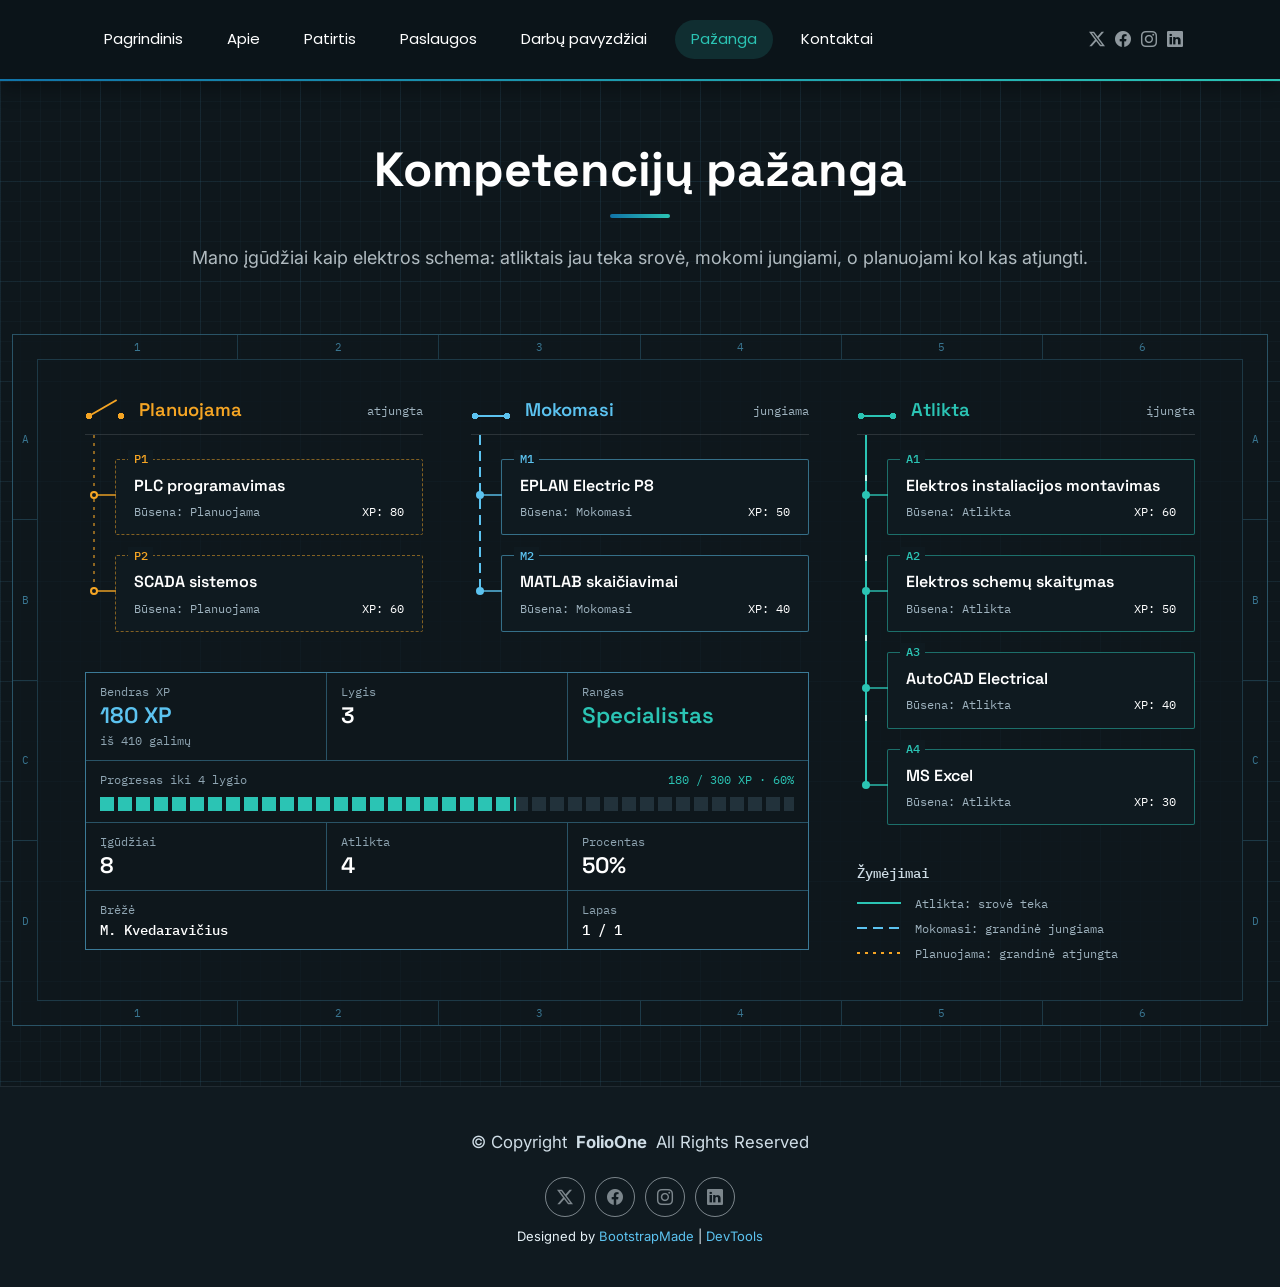
<file: progresas.html>
<!DOCTYPE html>
<html lang="lt">

<head>
  <meta charset="utf-8">
  <meta content="width=device-width, initial-scale=1.0" name="viewport">
  <title>Kompetencijų pažanga – Mano CV</title>
  <meta name="description" content="Mantas Kvedaravičius CV puslapis – kompetencijų pažangos modulis">
  <meta name="author" content="Mantas Kvedaravičius">
  <meta name="keywords" content="">

  <!-- Favicons -->
  <link href="assets/img/emoji 32x32.png" rel="icon">
  <link href="assets/img/logo192x192.png" rel="apple-touch-icon">

  <!-- Fonts -->
  <link href="https://fonts.googleapis.com" rel="preconnect">
  <link href="https://fonts.gstatic.com" rel="preconnect" crossorigin>
  <link href="https://fonts.googleapis.com/css2?family=Roboto:ital,wght@0,100;0,300;0,400;0,500;0,700;0,900;1,100;1,300;1,400;1,500;1,700;1,900&family=Poppins:ital,wght@0,100;0,200;0,300;0,400;0,500;0,600;0,700;0,800;0,900;1,100;1,200;1,300;1,400;1,500;1,600;1,700;1,800;1,900&family=Raleway:ital,wght@0,100;0,200;0,300;0,400;0,500;0,600;0,700;0,800;0,900;1,100;1,200;1,300;1,400;1,500;1,600;1,700;1,800;1,900&display=swap" rel="stylesheet">

  <!-- Vendor CSS Files -->
  <link href="assets/vendor/bootstrap/css/bootstrap.min.css" rel="stylesheet">
  <link href="assets/vendor/bootstrap-icons/bootstrap-icons.css" rel="stylesheet">
  <link href="assets/vendor/aos/aos.css" rel="stylesheet">
  <link href="assets/vendor/swiper/swiper-bundle.min.css" rel="stylesheet">
  <link href="assets/vendor/glightbox/css/glightbox.min.css" rel="stylesheet">

  <!-- Main CSS File -->
  <link href="assets/css/main.css" rel="stylesheet">
  <link href="assets/css/custom.css" rel="stylesheet">

  <!-- =======================================================
  * Template Name: FolioOne
  * Template URL: https://bootstrapmade.com/folioone-bootstrap-portfolio-website-template/
  * Updated: Aug 23 2025 with Bootstrap v5.3.7
  * Author: BootstrapMade.com
  * License: https://bootstrapmade.com/license/
  ======================================================== -->
</head>

<body class="pazanga-page">

  <header id="header" class="header d-flex align-items-center light-background sticky-top">
    <div class="container position-relative d-flex align-items-center justify-content-between">

      <!-- <a href="index.html" class="logo d-flex align-items-center me-auto me-xl-0">
      <img src="assets/img/logo.webp" alt="">
      <h1 class="sitename">FolioOne</h1> 
    </a> -->

      <nav id="navmenu" class="navmenu">
        <ul>
          <li><a href="index.html">Pagrindinis</a></li>
          <li><a href="about.html">Apie</a></li>
          <li><a href="resume.html">Patirtis</a></li>
          <li><a href="services.html">Paslaugos</a></li>
          <li><a href="portfolio.html">Darbų pavyzdžiai</a></li>
          <li><a href="progresas.html" class="active">Pažanga</a></li>
          <li><a href="contact.html">Kontaktai</a></li>
        </ul>
        <i class="mobile-nav-toggle d-xl-none bi bi-list"></i>
      </nav>

      <div class="header-social-links">
        <a href="#" class="twitter"><i class="bi bi-twitter-x"></i></a>
        <a href="#" class="facebook"><i class="bi bi-facebook"></i></a>
        <a href="#" class="instagram"><i class="bi bi-instagram"></i></a>
        <a href="#" class="linkedin"><i class="bi bi-linkedin"></i></a>
      </div>

    </div>
  </header>

  <main class="main">

    <!-- Kompetencijų pažanga -->
    <section id="pazanga" class="pazanga section">

      <div class="container section-title" data-aos="fade-up">
        <h2>Kompetencijų pažanga</h2>
        <p>Mano įgūdžiai kaip elektros schema: atliktais jau teka srovė, mokomi jungiami, o planuojami kol kas atjungti.</p>
      </div>

      <div class="container lapo-konteineris" data-aos="fade-up" data-aos-delay="100">
        <div class="lapas">

          <!-- Brėžinio zonos -->
          <div class="zonos zonos-virsus" aria-hidden="true"><span>1</span><span>2</span><span>3</span><span>4</span><span>5</span><span>6</span></div>
          <div class="zonos zonos-apacia" aria-hidden="true"><span>1</span><span>2</span><span>3</span><span>4</span><span>5</span><span>6</span></div>
          <div class="zonos zonos-kaire" aria-hidden="true"><span>A</span><span>B</span><span>C</span><span>D</span></div>
          <div class="zonos zonos-desine" aria-hidden="true"><span>A</span><span>B</span><span>C</span><span>D</span></div>

          <div class="lapo-turinys">

            <!-- Antraštinė lentelė: XP, lygis, rangas, progresas ir statistika -->
            <div class="antrastine-lentele">
              <div class="langelis langelis-xp">
                <span>Bendras XP</span>
                <strong>180 XP</strong>
                <span>iš 410 galimų</span>
              </div>
              <div class="langelis langelis-lygis">
                <span>Lygis</span>
                <strong>3</strong>
              </div>
              <div class="langelis langelis-rangas">
                <span>Rangas</span>
                <strong>Specialistas</strong>
              </div>

              <div class="langelis langelis-progresas">
                <span class="progreso-antraste">Progresas iki 4 lygio <em>180 / 300 XP · 60%</em></span>
                <div class="xp-juosta" role="progressbar" aria-label="Progresas iki kito lygio" aria-valuenow="60" aria-valuemin="0" aria-valuemax="100">
                  <div class="xp-juosta-uzpildas" style="width: 60%;"></div>
                </div>
              </div>

              <div class="langelis">
                <span>Įgūdžiai</span>
                <strong>8</strong>
              </div>
              <div class="langelis">
                <span>Atlikta</span>
                <strong>4</strong>
              </div>
              <div class="langelis">
                <span>Procentas</span>
                <strong>50%</strong>
              </div>

              <div class="langelis langelis-autorius">
                <span>Brėžė</span>
                <strong>M. Kvedaravičius</strong>
              </div>
              <div class="langelis langelis-lapas">
                <span>Lapas</span>
                <strong>1 / 1</strong>
              </div>
            </div>

            <!-- Kanban lenta -->

            <!-- Planuojama -->
            <div class="grandine planuojama">
              <div class="grandine-galva">
                <span class="jungiklis" aria-hidden="true"></span>
                <h3>Planuojama</h3>
                <span class="grandine-busena">atjungta</span>
              </div>
              <div class="grandine-elementai">
                <article class="elementas">
                  <span class="elementas-zyma">P1</span>
                  <h4>PLC programavimas</h4>
                  <p class="elementas-duomenys"><span>Būsena: Planuojama</span><span>XP: 80</span></p>
                </article>
                <article class="elementas">
                  <span class="elementas-zyma">P2</span>
                  <h4>SCADA sistemos</h4>
                  <p class="elementas-duomenys"><span>Būsena: Planuojama</span><span>XP: 60</span></p>
                </article>
              </div>
            </div>

            <!-- Mokomasi -->
            <div class="grandine mokomasi">
              <div class="grandine-galva">
                <span class="jungiklis" aria-hidden="true"></span>
                <h3>Mokomasi</h3>
                <span class="grandine-busena">jungiama</span>
              </div>
              <div class="grandine-elementai">
                <article class="elementas">
                  <span class="elementas-zyma">M1</span>
                  <h4>EPLAN Electric P8</h4>
                  <p class="elementas-duomenys"><span>Būsena: Mokomasi</span><span>XP: 50</span></p>
                </article>
                <article class="elementas">
                  <span class="elementas-zyma">M2</span>
                  <h4>MATLAB skaičiavimai</h4>
                  <p class="elementas-duomenys"><span>Būsena: Mokomasi</span><span>XP: 40</span></p>
                </article>
              </div>
            </div>

            <!-- Atlikta -->
            <div class="grandine atlikta">
              <div class="grandine-galva">
                <span class="jungiklis" aria-hidden="true"></span>
                <h3>Atlikta</h3>
                <span class="grandine-busena">įjungta</span>
              </div>
              <div class="grandine-elementai">
                <article class="elementas">
                  <span class="elementas-zyma">A1</span>
                  <h4>Elektros instaliacijos montavimas</h4>
                  <p class="elementas-duomenys"><span>Būsena: Atlikta</span><span>XP: 60</span></p>
                </article>
                <article class="elementas">
                  <span class="elementas-zyma">A2</span>
                  <h4>Elektros schemų skaitymas</h4>
                  <p class="elementas-duomenys"><span>Būsena: Atlikta</span><span>XP: 50</span></p>
                </article>
                <article class="elementas">
                  <span class="elementas-zyma">A3</span>
                  <h4>AutoCAD Electrical</h4>
                  <p class="elementas-duomenys"><span>Būsena: Atlikta</span><span>XP: 40</span></p>
                </article>
                <article class="elementas">
                  <span class="elementas-zyma">A4</span>
                  <h4>MS Excel</h4>
                  <p class="elementas-duomenys"><span>Būsena: Atlikta</span><span>XP: 30</span></p>
                </article>
              </div>
            </div>

            <!-- Žymėjimai -->
            <div class="zymejimai">
              <h3>Žymėjimai</h3>
              <ul>
                <li><span class="zymejimo-linija atlikta"></span>Atlikta: srovė teka</li>
                <li><span class="zymejimo-linija mokomasi"></span>Mokomasi: grandinė jungiama</li>
                <li><span class="zymejimo-linija planuojama"></span>Planuojama: grandinė atjungta</li>
              </ul>
            </div>

          </div>

        </div>
      </div>

    </section>

  </main>

  <footer id="footer" class="footer">

    <div class="container">
      <div class="copyright text-center ">
        <p>© <span>Copyright</span> <strong class="px-1 sitename">FolioOne</strong> <span>All Rights Reserved<br></span></p>
      </div>
      <div class="social-links d-flex justify-content-center">
        <a href=""><i class="bi bi-twitter-x"></i></a>
        <a href=""><i class="bi bi-facebook"></i></a>
        <a href=""><i class="bi bi-instagram"></i></a>
        <a href=""><i class="bi bi-linkedin"></i></a>
      </div>
      <div class="credits">
        <!-- All the links in the footer should remain intact. -->
        <!-- You can delete the links only if you've purchased the pro version. -->
        <!-- Licensing information: https://bootstrapmade.com/license/ -->
        <!-- Purchase the pro version with working PHP/AJAX contact form: [buy-url] -->
        Designed by <a href="https://bootstrapmade.com/">BootstrapMade</a> | <a href="https://bootstrapmade.com/tools/">DevTools</a>
      </div>
    </div>

  </footer>

  <!-- Scroll Top -->
  <a href="#" id="scroll-top" class="scroll-top d-flex align-items-center justify-content-center"><i class="bi bi-arrow-up-short"></i></a>

  <!-- Preloader -->
  <div id="preloader"></div>

  <!-- Vendor JS Files -->
  <script src="assets/vendor/bootstrap/js/bootstrap.bundle.min.js"></script>
  <script src="assets/vendor/php-email-form/validate.js"></script>
  <script src="assets/vendor/aos/aos.js"></script>
  <script src="assets/vendor/typed.js/typed.umd.js"></script>
  <script src="assets/vendor/waypoints/noframework.waypoints.js"></script>
  <script src="assets/vendor/purecounter/purecounter_vanilla.js"></script>
  <script src="assets/vendor/swiper/swiper-bundle.min.js"></script>
  <script src="assets/vendor/imagesloaded/imagesloaded.pkgd.min.js"></script>
  <script src="assets/vendor/isotope-layout/isotope.pkgd.min.js"></script>
  <script src="assets/vendor/glightbox/js/glightbox.min.js"></script>

  <!-- Main JS File -->
  <script src="assets/js/main.js"></script>

</body>

</html>
</file>
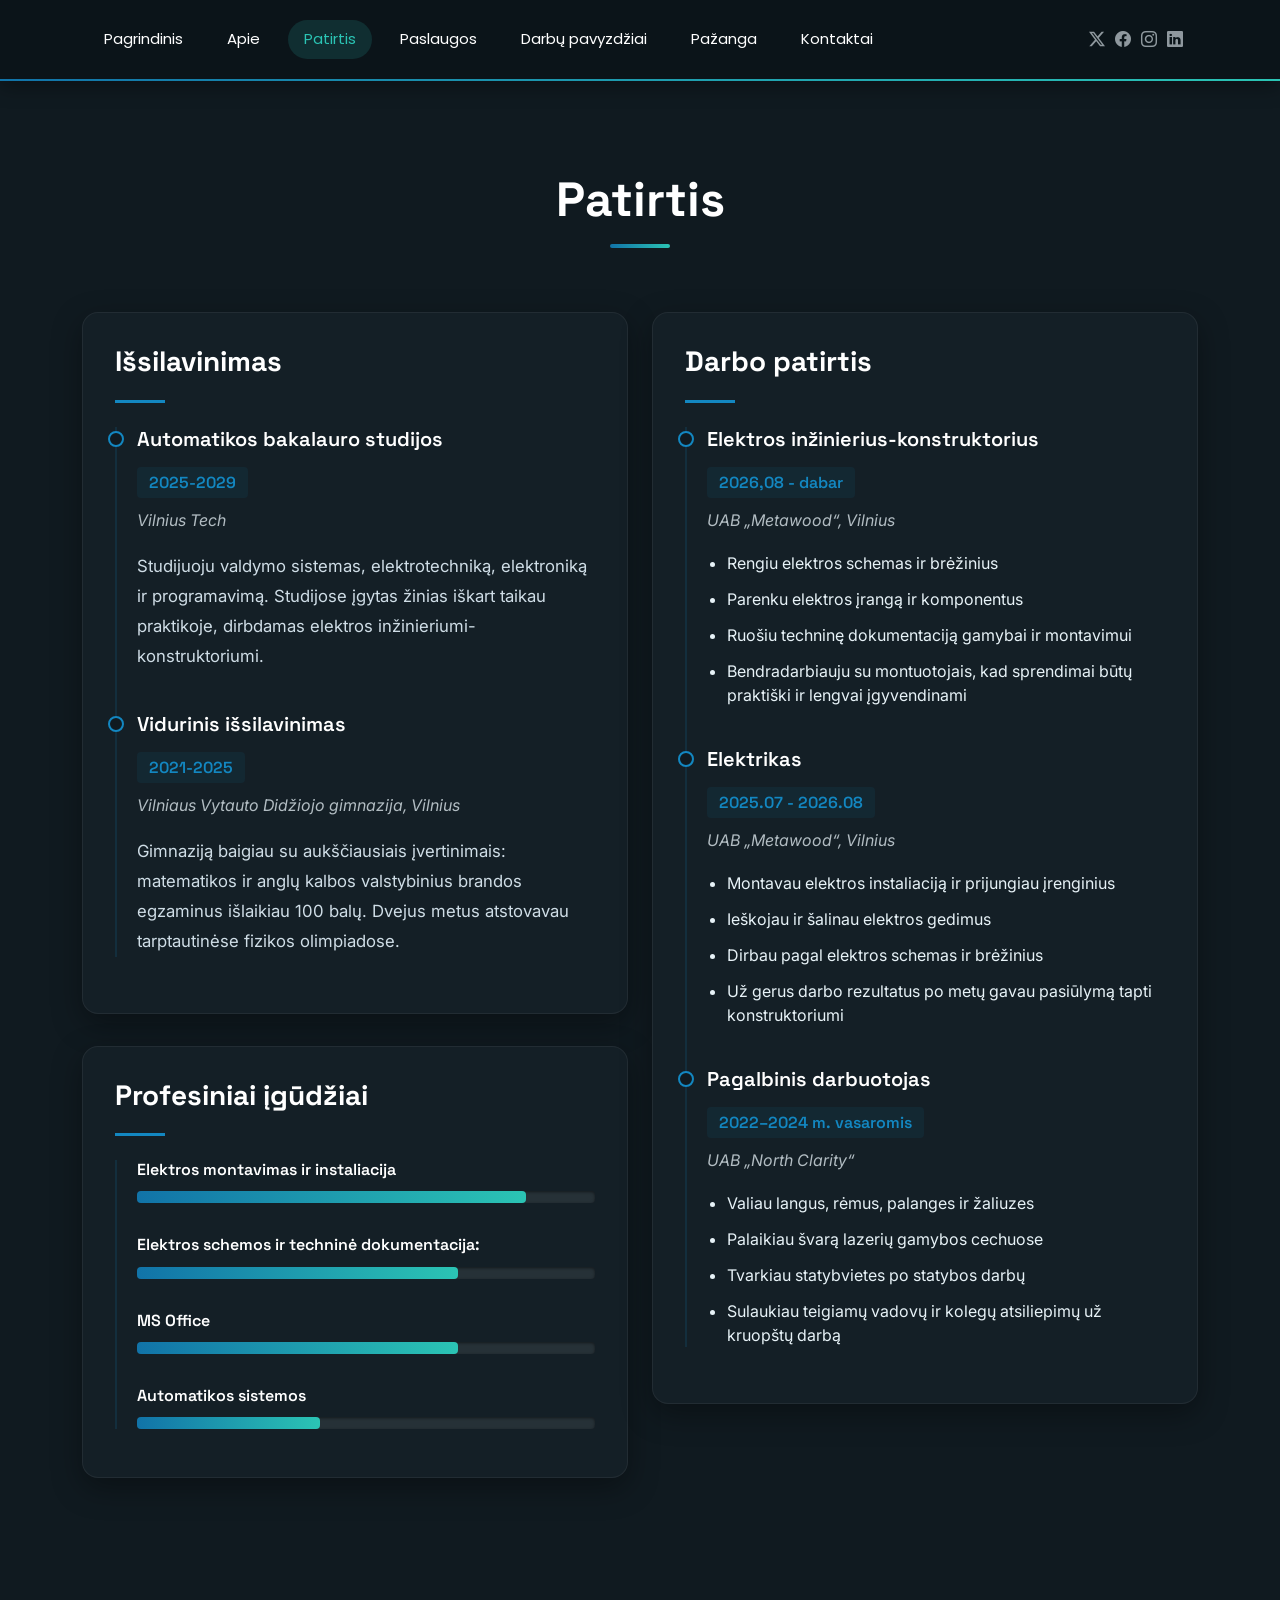
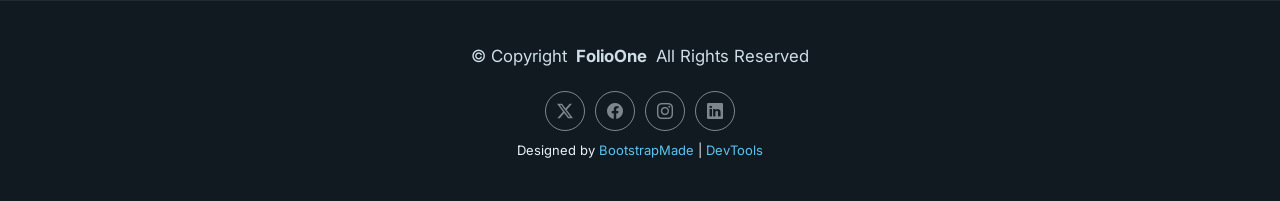
<file: resume.html>
<!DOCTYPE html>
<html lang="en">

<head>
  <meta charset="utf-8">
  <meta content="width=device-width, initial-scale=1.0" name="viewport">
  <title>Patirtis</title>
  <meta name="description" content="">
  <meta name="keywords" content="">

  <!-- Favicons -->
  <link href="assets/img/emoji 32x32.png" rel="icon">
  <link href="assets/img/logo192x192.png" rel="apple-touch-icon">

  <!-- Fonts -->
  <link href="https://fonts.googleapis.com" rel="preconnect">
  <link href="https://fonts.gstatic.com" rel="preconnect" crossorigin>
  <link href="https://fonts.googleapis.com/css2?family=Roboto:ital,wght@0,100;0,300;0,400;0,500;0,700;0,900;1,100;1,300;1,400;1,500;1,700;1,900&family=Poppins:ital,wght@0,100;0,200;0,300;0,400;0,500;0,600;0,700;0,800;0,900;1,100;1,200;1,300;1,400;1,500;1,600;1,700;1,800;1,900&family=Raleway:ital,wght@0,100;0,200;0,300;0,400;0,500;0,600;0,700;0,800;0,900;1,100;1,200;1,300;1,400;1,500;1,600;1,700;1,800;1,900&display=swap" rel="stylesheet">

  <!-- Vendor CSS Files -->
  <link href="assets/vendor/bootstrap/css/bootstrap.min.css" rel="stylesheet">
  <link href="assets/vendor/bootstrap-icons/bootstrap-icons.css" rel="stylesheet">
  <link href="assets/vendor/aos/aos.css" rel="stylesheet">
  <link href="assets/vendor/swiper/swiper-bundle.min.css" rel="stylesheet">
  <link href="assets/vendor/glightbox/css/glightbox.min.css" rel="stylesheet">

  <!-- Main CSS File -->
  <link href="assets/css/main.css" rel="stylesheet">
  <link href="assets/css/custom.css" rel="stylesheet">

  <!-- =======================================================
  * Template Name: FolioOne
  * Template URL: https://bootstrapmade.com/folioone-bootstrap-portfolio-website-template/
  * Updated: Aug 23 2025 with Bootstrap v5.3.7
  * Author: BootstrapMade.com
  * License: https://bootstrapmade.com/license/
  ======================================================== -->
</head>

<body class="resume-page">

  <header id="header" class="header d-flex align-items-center light-background sticky-top">
    <div class="container position-relative d-flex align-items-center justify-content-between">

      <!-- <a href="index.html" class="logo d-flex align-items-center me-auto me-xl-0">
      <img src="assets/img/logo.webp" alt="">
      <h1 class="sitename">FolioOne</h1> 
    </a> -->

      <nav id="navmenu" class="navmenu">
        <ul>
          <li><a href="index.html">Pagrindinis</a></li>
          <li><a href="about.html">Apie</a></li>
          <li><a href="resume.html" class="active">Patirtis</a></li>
          <li><a href="services.html">Paslaugos</a></li>
          <li><a href="portfolio.html">Darbų pavyzdžiai</a></li>
          <li><a href="progresas.html">Pažanga</a></li>
          <li><a href="contact.html">Kontaktai</a></li>
        </ul>
        <i class="mobile-nav-toggle d-xl-none bi bi-list"></i>
      </nav>

      <div class="header-social-links">
        <a href="#" class="twitter"><i class="bi bi-twitter-x"></i></a>
        <a href="#" class="facebook"><i class="bi bi-facebook"></i></a>
        <a href="#" class="instagram"><i class="bi bi-instagram"></i></a>
        <a href="#" class="linkedin"><i class="bi bi-linkedin"></i></a>
      </div>

    </div>
  </header>

  <main class="main">

    <!-- Resume Section -->
    <section id="resume" class="resume section">

      <!-- Section Title -->
      <div class="container section-title" data-aos="fade-up">
        <h2>Patirtis</h2>
      </div><!-- End Section Title -->

      <div class="container" data-aos="fade-up" data-aos-delay="100">

        <div class="row">
          <div class="col-lg-6">

            <!-- Education Section -->
            <div class="resume-item" data-aos="fade-up">
              <h3 class="resume-title">Išsilavinimas</h3>

              <div class="resume-content">
                <article class="education-item">
                  <h4>Automatikos bakalauro studijos</h4>
                  <h5>2025-2029</h5>
                  <p class="institution"><em>Vilnius Tech </em></p>
                  <p>Studijuoju valdymo sistemas, elektrotechniką, elektroniką ir programavimą. Studijose įgytas žinias iškart taikau praktikoje, dirbdamas elektros inžinieriumi-konstruktoriumi.</p>
                </article>

                <article class="education-item">
                  <h4>Vidurinis išsilavinimas</h4>
                  <h5>2021-2025</h5>
                  <p class="institution"><em>Vilniaus Vytauto Didžiojo gimnazija, Vilnius</em></p>
                  <p>Gimnaziją baigiau su aukščiausiais įvertinimais: matematikos ir anglų kalbos valstybinius brandos egzaminus išlaikiau 100 balų. Dvejus metus atstovavau tarptautinėse fizikos olimpiadose.</p>
                </article>
              </div>
            </div><!-- End Education Section -->

            <!-- Professional Skills Section -->
            <div class="resume-item skills-animation" data-aos="fade-up">
              <h3 class="resume-title">Profesiniai įgūdžiai</h3>

              <div class="resume-content">
                <div class="skill-item">
                  <h4>Elektros montavimas ir instaliacija</h4>
                  <div class="progress">
                    <div class="progress-bar" role="progressbar" aria-valuenow="85" aria-valuemin="0" aria-valuemax="100"></div>
                  </div>
                </div>

                <div class="skill-item">
                  <h4>Elektros schemos ir techninė dokumentacija:</h4>
                  <div class="progress">
                    <div class="progress-bar" role="progressbar" aria-valuenow="70" aria-valuemin="0" aria-valuemax="100"></div>
                  </div>
                </div>

                <div class="skill-item">
                  <h4>MS Office</h4>
                  <div class="progress">
                    <div class="progress-bar" role="progressbar" aria-valuenow="70" aria-valuemin="0" aria-valuemax="100"></div>
                  </div>
                </div>

                <div class="skill-item">
                  <h4>Automatikos sistemos</h4>
                  <div class="progress">
                    <div class="progress-bar" role="progressbar" aria-valuenow="40" aria-valuemin="0" aria-valuemax="100"></div>
                  </div>
                </div>
              </div>
            </div><!-- End Professional Skills Section -->
          </div>

          <div class="col-lg-6">
            <!-- Experience Section -->
            <div class="resume-item" data-aos="fade-up" data-aos-delay="100">
              <h3 class="resume-title">Darbo patirtis</h3>

              <div class="resume-content">
                <article class="experience-item">
                  <h4>Elektros inžinierius-konstruktorius</h4>
                  <h5>2026,08 - dabar</h5>
                  <p class="company"><em>UAB „Metawood“, Vilnius</em></p>
                  <ul>
                    <li>Rengiu elektros schemas ir brėžinius</li>
                    <li>Parenku elektros įrangą ir komponentus</li>
                    <li>Ruošiu techninę dokumentaciją gamybai ir montavimui</li>
                    <li>Bendradarbiauju su montuotojais, kad sprendimai būtų praktiški ir lengvai įgyvendinami</li>
                  </ul>
                </article>

                <article class="experience-item">
                  <h4>Elektrikas</h4>
                  <h5>2025.07 - 2026.08</h5>
                  <p class="company"><em>UAB „Metawood“, Vilnius</em></p>
                  <ul>
                    <li>Montavau elektros instaliaciją ir prijungiau įrenginius</li>
                    <li>Ieškojau ir šalinau elektros gedimus</li>
                    <li>Dirbau pagal elektros schemas ir brėžinius</li>
                    <li>Už gerus darbo rezultatus po metų gavau pasiūlymą tapti konstruktoriumi</li>
                  </ul> 
                </article>

                <article class="experience-item">
                  <h4>Pagalbinis darbuotojas</h4>
                  <h5>2022–2024 m. vasaromis</h5>
                  <p class="company"><em>UAB „North Clarity“</em></p>
                  <ul>
                    <li>Valiau langus, rėmus, palanges ir žaliuzes</li>
                    <li>Palaikiau švarą lazerių gamybos cechuose</li>
                    <li>Tvarkiau statybvietes po statybos darbų</li>
                    <li>Sulaukiau teigiamų vadovų ir kolegų atsiliepimų už kruopštų darbą</li>
                  </ul>
                </article>
              </div>
            </div><!-- End Experience Section -->
          </div>
        </div>

      </div>

    </section><!-- /Resume Section -->

  </main>

  <footer id="footer" class="footer">

    <div class="container">
      <div class="copyright text-center ">
        <p>© <span>Copyright</span> <strong class="px-1 sitename">FolioOne</strong> <span>All Rights Reserved<br></span></p>
      </div>
      <div class="social-links d-flex justify-content-center">
        <a href=""><i class="bi bi-twitter-x"></i></a>
        <a href=""><i class="bi bi-facebook"></i></a>
        <a href=""><i class="bi bi-instagram"></i></a>
        <a href=""><i class="bi bi-linkedin"></i></a>
      </div>
      <div class="credits">
        <!-- All the links in the footer should remain intact. -->
        <!-- You can delete the links only if you've purchased the pro version. -->
        <!-- Licensing information: https://bootstrapmade.com/license/ -->
        <!-- Purchase the pro version with working PHP/AJAX contact form: [buy-url] -->
        Designed by <a href="https://bootstrapmade.com/">BootstrapMade</a> | <a href="https://bootstrapmade.com/tools/">DevTools</a>
      </div>
    </div>

  </footer>

  <!-- Scroll Top -->
  <a href="#" id="scroll-top" class="scroll-top d-flex align-items-center justify-content-center"><i class="bi bi-arrow-up-short"></i></a>

  <!-- Preloader -->
  <div id="preloader"></div>

  <!-- Vendor JS Files -->
  <script src="assets/vendor/bootstrap/js/bootstrap.bundle.min.js"></script>
  <script src="assets/vendor/php-email-form/validate.js"></script>
  <script src="assets/vendor/aos/aos.js"></script>
  <script src="assets/vendor/typed.js/typed.umd.js"></script>
  <script src="assets/vendor/waypoints/noframework.waypoints.js"></script>
  <script src="assets/vendor/purecounter/purecounter_vanilla.js"></script>
  <script src="assets/vendor/swiper/swiper-bundle.min.js"></script>
  <script src="assets/vendor/imagesloaded/imagesloaded.pkgd.min.js"></script>
  <script src="assets/vendor/isotope-layout/isotope.pkgd.min.js"></script>
  <script src="assets/vendor/glightbox/js/glightbox.min.js"></script>

  <!-- Main JS File -->
  <script src="assets/js/main.js"></script>

</body>

</html>
</file>
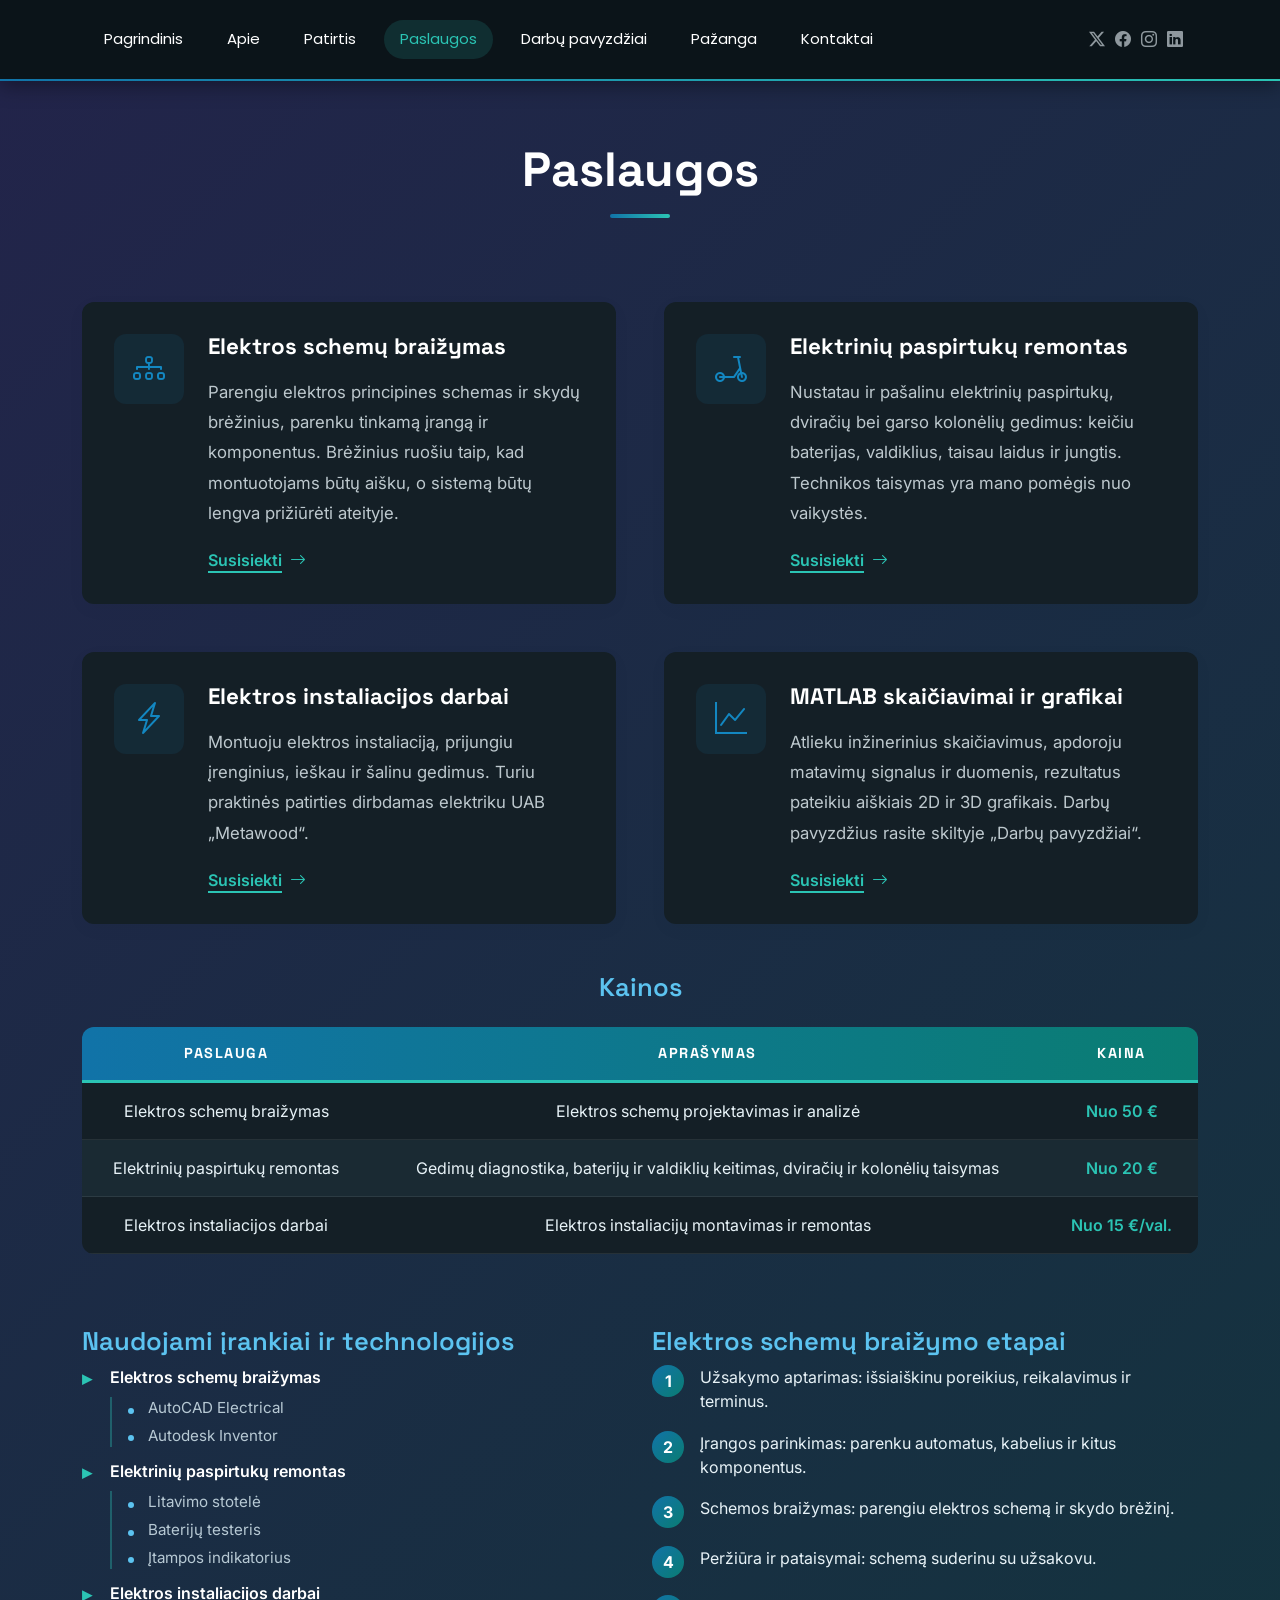
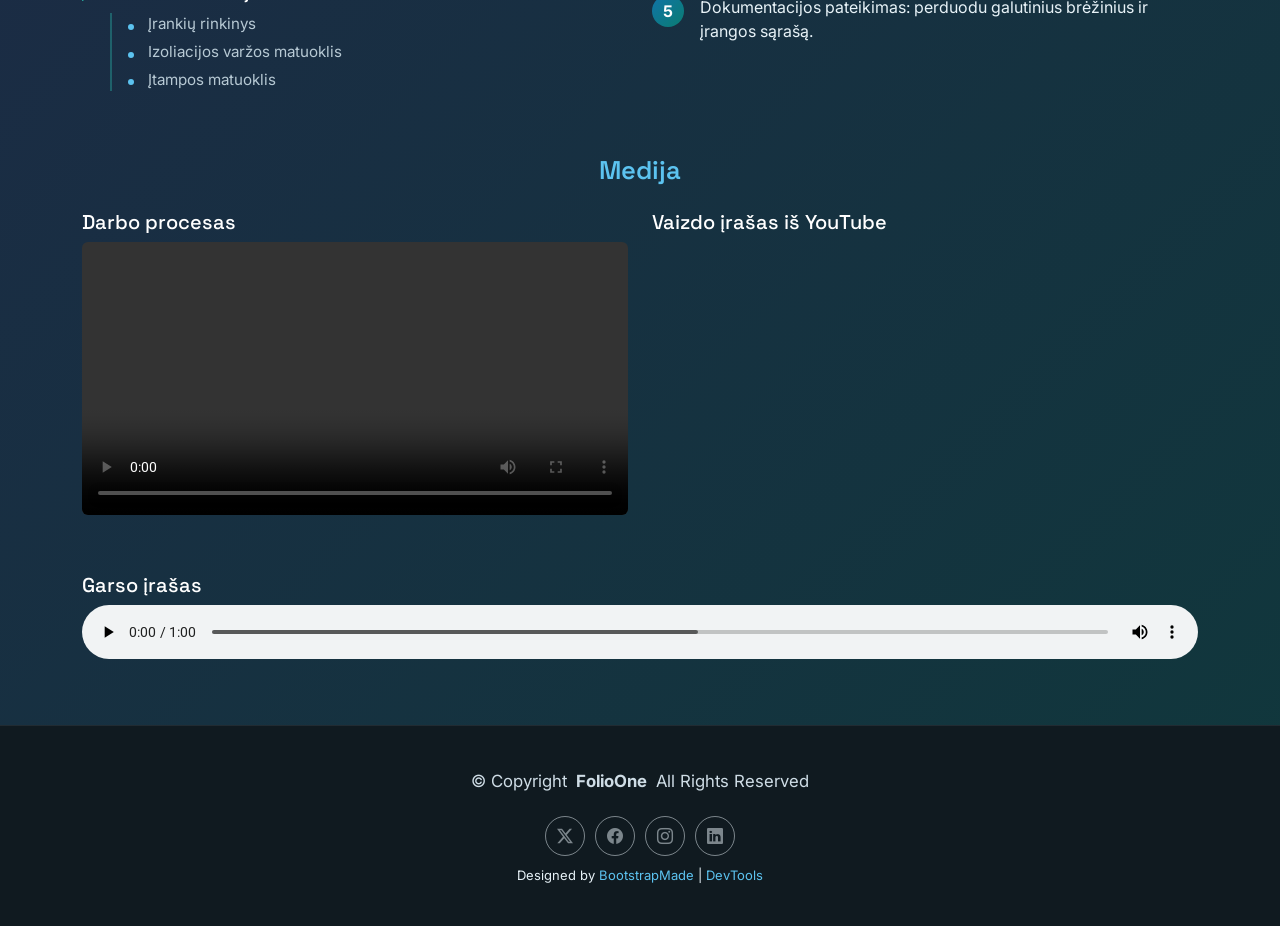
<file: services.html>
<!DOCTYPE html>
<html lang="en">

<head>
  <meta charset="utf-8">
  <meta content="width=device-width, initial-scale=1.0" name="viewport">
  <title>Paslaugos</title>
  <meta name="description" content="">
  <meta name="keywords" content="">

  <!-- Favicons -->
  <link href="assets/img/emoji 32x32.png" rel="icon">
  <link href="assets/img/logo192x192.png" rel="apple-touch-icon">

  <!-- Fonts -->
  <link href="https://fonts.googleapis.com" rel="preconnect">
  <link href="https://fonts.gstatic.com" rel="preconnect" crossorigin>
  <link href="https://fonts.googleapis.com/css2?family=Roboto:ital,wght@0,100;0,300;0,400;0,500;0,700;0,900;1,100;1,300;1,400;1,500;1,700;1,900&family=Poppins:ital,wght@0,100;0,200;0,300;0,400;0,500;0,600;0,700;0,800;0,900;1,100;1,200;1,300;1,400;1,500;1,600;1,700;1,800;1,900&family=Raleway:ital,wght@0,100;0,200;0,300;0,400;0,500;0,600;0,700;0,800;0,900;1,100;1,200;1,300;1,400;1,500;1,600;1,700;1,800;1,900&display=swap" rel="stylesheet">

  <!-- Vendor CSS Files -->
  <link href="assets/vendor/bootstrap/css/bootstrap.min.css" rel="stylesheet">
  <link href="assets/vendor/bootstrap-icons/bootstrap-icons.css" rel="stylesheet">
  <link href="assets/vendor/aos/aos.css" rel="stylesheet">
  <link href="assets/vendor/swiper/swiper-bundle.min.css" rel="stylesheet">
  <link href="assets/vendor/glightbox/css/glightbox.min.css" rel="stylesheet">

  <!-- Main CSS File -->
  <link href="assets/css/main.css" rel="stylesheet">
  <link href="assets/css/custom.css" rel="stylesheet">

  <!-- =======================================================
  * Template Name: FolioOne
  * Template URL: https://bootstrapmade.com/folioone-bootstrap-portfolio-website-template/
  * Updated: Aug 23 2025 with Bootstrap v5.3.7
  * Author: BootstrapMade.com
  * License: https://bootstrapmade.com/license/
  ======================================================== -->
</head>

<body class="services-page">

  <header id="header" class="header d-flex align-items-center light-background sticky-top">
    <div class="container position-relative d-flex align-items-center justify-content-between">

      <!-- <a href="index.html" class="logo d-flex align-items-center me-auto me-xl-0">
      <img src="assets/img/logo.webp" alt="">
      <h1 class="sitename">FolioOne</h1> 
    </a> -->

      <nav id="navmenu" class="navmenu">
        <ul>
          <li><a href="index.html">Pagrindinis</a></li>
          <li><a href="about.html">Apie</a></li>
          <li><a href="resume.html">Patirtis</a></li>
          <li><a href="services.html" class="active">Paslaugos</a></li>
          <li><a href="portfolio.html">Darbų pavyzdžiai</a></li>
          <li><a href="progresas.html">Pažanga</a></li>
          <li><a href="contact.html">Kontaktai</a></li>
        </ul>
        <i class="mobile-nav-toggle d-xl-none bi bi-list"></i>
      </nav>

      <div class="header-social-links">
        <a href="#" class="twitter"><i class="bi bi-twitter-x"></i></a>
        <a href="#" class="facebook"><i class="bi bi-facebook"></i></a>
        <a href="#" class="instagram"><i class="bi bi-instagram"></i></a>
        <a href="#" class="linkedin"><i class="bi bi-linkedin"></i></a>
      </div>

    </div>
  </header>

  <main class="main">

    <!-- Services Section -->
    <section id="services" class="services section">

      <!-- Section Title -->
      <div class="container section-title" data-aos="fade-up">
        <h2>Paslaugos</h2>
      </div><!-- End Section Title -->

      <div class="container" data-aos="fade-up" data-aos-delay="100">

        <div class="row justify-content-center g-5">

          <div class="col-md-6" data-aos="fade-right" data-aos-delay="100">
            <div class="service-item">
              <div class="service-icon">
                <i class="bi bi-diagram-3"></i>
              </div>
              <div class="service-content">
                <h3>Elektros schemų braižymas</h3>
                <p>Parengiu elektros principines schemas ir skydų brėžinius, parenku tinkamą įrangą ir komponentus. Brėžinius ruošiu taip, kad montuotojams būtų aišku, o sistemą būtų lengva prižiūrėti ateityje.</p>
                <a href="contact.html" class="service-link">
                  <span>Susisiekti</span>
                  <i class="bi bi-arrow-right"></i>
                </a>
              </div>
            </div>
          </div><!-- End Service Item -->

          <div class="col-md-6" data-aos="fade-left" data-aos-delay="100">
            <div class="service-item">
              <div class="service-icon">
                <i class="bi bi-scooter"></i>
              </div>
              <div class="service-content">
                <h3>Elektrinių paspirtukų remontas</h3>
                <p>Nustatau ir pašalinu elektrinių paspirtukų, dviračių bei garso kolonėlių gedimus: keičiu baterijas, valdiklius, taisau laidus ir jungtis. Technikos taisymas yra mano pomėgis nuo vaikystės.</p>
                <a href="contact.html" class="service-link">
                  <span>Susisiekti</span>
                  <i class="bi bi-arrow-right"></i>
                </a>
              </div>
            </div>
          </div><!-- End Service Item -->

          <div class="col-md-6" data-aos="fade-right" data-aos-delay="200">
            <div class="service-item">
              <div class="service-icon">
                <i class="bi bi-lightning-charge"></i>
              </div>
              <div class="service-content">
                <h3>Elektros instaliacijos darbai</h3>
                <p>Montuoju elektros instaliaciją, prijungiu įrenginius, ieškau ir šalinu gedimus. Turiu praktinės patirties dirbdamas elektriku UAB „Metawood“.</p>
                <a href="contact.html" class="service-link">
                  <span>Susisiekti</span>
                  <i class="bi bi-arrow-right"></i>
                </a>
              </div>
            </div>
          </div><!-- End Service Item -->

          <div class="col-md-6" data-aos="fade-left" data-aos-delay="200">
            <div class="service-item">
              <div class="service-icon">
                <i class="bi bi-graph-up"></i>
              </div>
              <div class="service-content">
                <h3>MATLAB skaičiavimai ir grafikai</h3>
                <p>Atlieku inžinerinius skaičiavimus, apdoroju matavimų signalus ir duomenis, rezultatus pateikiu aiškiais 2D ir 3D grafikais. Darbų pavyzdžius rasite skiltyje „Darbų pavyzdžiai“.</p>
                <a href="contact.html" class="service-link">
                  <span>Susisiekti</span>
                  <i class="bi bi-arrow-right"></i>
                </a>
              </div>
            </div>
          </div><!-- End Service Item -->

        </div>
         
        <div class="mt-5" data-aos="fade-up">
  <h3 class="text-center mb-4">Kainos</h3>
  <div class="table-responsive kainu-lentele">
    <table class="table table-hover">
  <thead>
    <tr>
      <th>Paslauga</th>
      <th>Aprašymas</th>
      <th>Kaina</th>
    </tr>
  </thead>
  <tbody>
    <tr>
      <td>Elektros schemų braižymas</td>
      <td>Elektros schemų projektavimas ir analizė</td>
      <td>Nuo 50 €</td>
    </tr>
    <tr>
      <td>Elektrinių paspirtukų remontas</td>
      <td>Gedimų diagnostika, baterijų ir valdiklių keitimas, dviračių ir kolonėlių taisymas</td>
      <td>Nuo 20 €</td>
    </tr>
    <tr>
      <td>Elektros instaliacijos darbai</td>
      <td>Elektros instaliacijų montavimas ir remontas</td>
      <td>Nuo 15 €/val.</td>
    </tr>
  </tbody>
</table>
  </div>
</div>

      <div class="row mt-5 g-4" data-aos="fade-up">

  <div class="col-md-6">
    <h3>Naudojami įrankiai ir technologijos</h3>
    <ul class="irankiu-sarasas">
        <li>Elektros schemų braižymas
           <ul>
            <li>AutoCAD Electrical</li>
            <li>Autodesk Inventor</li>
           </ul>
        </li>
       <li>Elektrinių paspirtukų remontas
           <ul>
            <li>Litavimo stotelė</li>
            <li>Baterijų testeris</li>
            <li>Įtampos indikatorius</li>
          </ul>
        </li>
        <li>Elektros instaliacijos darbai
           <ul>
            <li>Įrankių rinkinys</li>
            <li>Izoliacijos varžos matuoklis</li>
            <li>Įtampos matuoklis</li>
           </ul>
        
        </li>
    </ul>
  </div>

  <div class="col-md-6">
    <h3>Elektros schemų braižymo etapai</h3>
     <ol class="etapu-sarasas">
      <li>Užsakymo aptarimas: išsiaiškinu poreikius, reikalavimus ir terminus.</li>
      <li>Įrangos parinkimas: parenku automatus, kabelius ir kitus komponentus.</li>
      <li>Schemos braižymas: parengiu elektros schemą ir skydo brėžinį.</li>
      <li>Peržiūra ir pataisymai: schemą suderinu su užsakovu.</li>
      <li>Dokumentacijos pateikimas: perduodu galutinius brėžinius ir įrangos sąrašą.</li>
    </ol>
  </div>

  </div>


<div class="mt-5" data-aos="fade-up">
  <h3 class="text-center mb-4">Medija</h3>

  <div class="row g-4">
    <div class="col-md-6">
      <h4>Darbo procesas</h4>
      <video class="w-100 h-auto rounded" controls width="1280" height="720" preload="metadata">
        <source src="assets/media/klaviatura.mp4.mp4" type="video/mp4">
      </video>
    </div>

    <div class="col-md-6">
      <h4>Vaizdo įrašas iš YouTube</h4>
      <div class="ratio ratio-16x9">
        <iframe class="rounded" src="https://www.youtube.com/embed/BoUVIhtqjAw"
                title="YouTube vaizdo įrašas"
                allow="accelerometer; autoplay; clipboard-write; encrypted-media; gyroscope; picture-in-picture"
                allowfullscreen></iframe>
      </div>
    </div>
  </div>

  <div class="mt-4">
    <h4>Garso įrašas</h4>
    <audio class="w-100" controls preload="metadata">
      <source src="assets/media/laikrodis.mp3" type="audio/mpeg">
    </audio>
  </div>
</div>


      </div>

    </section><!-- /Services Section -->

  </main>

  <footer id="footer" class="footer">

    <div class="container">
      <div class="copyright text-center ">
        <p>© <span>Copyright</span> <strong class="px-1 sitename">FolioOne</strong> <span>All Rights Reserved<br></span></p>
      </div>
      <div class="social-links d-flex justify-content-center">
        <a href=""><i class="bi bi-twitter-x"></i></a>
        <a href=""><i class="bi bi-facebook"></i></a>
        <a href=""><i class="bi bi-instagram"></i></a>
        <a href=""><i class="bi bi-linkedin"></i></a>
      </div>
      <div class="credits">
        <!-- All the links in the footer should remain intact. -->
        <!-- You can delete the links only if you've purchased the pro version. -->
        <!-- Licensing information: https://bootstrapmade.com/license/ -->
        <!-- Purchase the pro version with working PHP/AJAX contact form: [buy-url] -->
        Designed by <a href="https://bootstrapmade.com/">BootstrapMade</a> | <a href="https://bootstrapmade.com/tools/">DevTools</a>
      </div>
    </div>

  </footer>

  <!-- Scroll Top -->
  <a href="#" id="scroll-top" class="scroll-top d-flex align-items-center justify-content-center"><i class="bi bi-arrow-up-short"></i></a>

  <!-- Preloader -->
  <div id="preloader"></div>

  <!-- Vendor JS Files -->
  <script src="assets/vendor/bootstrap/js/bootstrap.bundle.min.js"></script>
  <script src="assets/vendor/php-email-form/validate.js"></script>
  <script src="assets/vendor/aos/aos.js"></script>
  <script src="assets/vendor/typed.js/typed.umd.js"></script>
  <script src="assets/vendor/waypoints/noframework.waypoints.js"></script>
  <script src="assets/vendor/purecounter/purecounter_vanilla.js"></script>
  <script src="assets/vendor/swiper/swiper-bundle.min.js"></script>
  <script src="assets/vendor/imagesloaded/imagesloaded.pkgd.min.js"></script>
  <script src="assets/vendor/isotope-layout/isotope.pkgd.min.js"></script>
  <script src="assets/vendor/glightbox/js/glightbox.min.js"></script>

  <!-- Main JS File -->
  <script src="assets/js/main.js"></script>

</body>

</html>
</file>
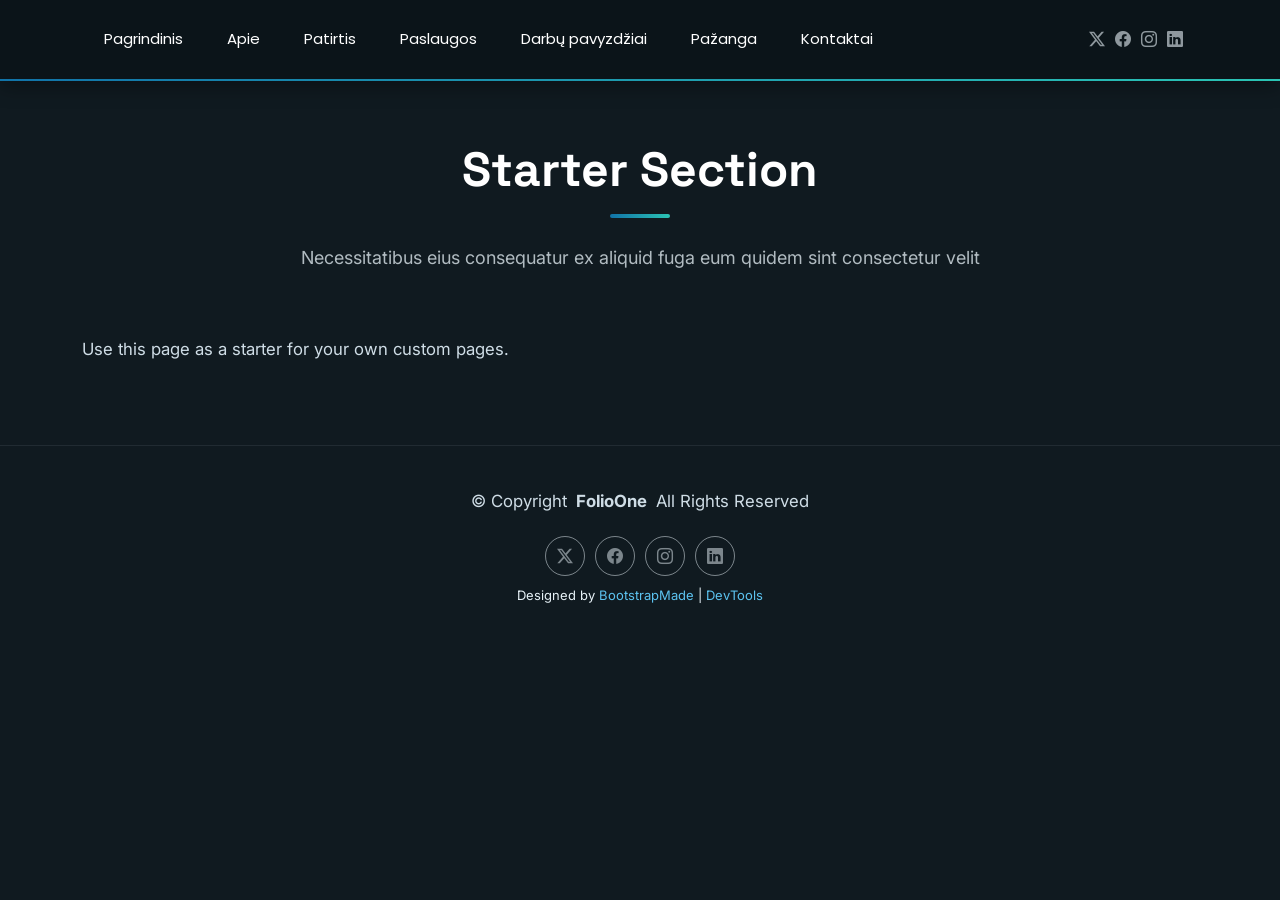
<file: starter-page.html>
<!DOCTYPE html>
<html lang="en">

<head>
  <meta charset="utf-8">
  <meta content="width=device-width, initial-scale=1.0" name="viewport">
  <title>Pradinis</title>
  <meta name="description" content="">
  <meta name="keywords" content="">

  <!-- Favicons -->
  <link href="assets/img/emoji 32x32.png" rel="icon">
  <link href="assets/img/logo192x192.png" rel="apple-touch-icon">

  <!-- Fonts -->
  <link href="https://fonts.googleapis.com" rel="preconnect">
  <link href="https://fonts.gstatic.com" rel="preconnect" crossorigin>
  <link href="https://fonts.googleapis.com/css2?family=Roboto:ital,wght@0,100;0,300;0,400;0,500;0,700;0,900;1,100;1,300;1,400;1,500;1,700;1,900&family=Poppins:ital,wght@0,100;0,200;0,300;0,400;0,500;0,600;0,700;0,800;0,900;1,100;1,200;1,300;1,400;1,500;1,600;1,700;1,800;1,900&family=Raleway:ital,wght@0,100;0,200;0,300;0,400;0,500;0,600;0,700;0,800;0,900;1,100;1,200;1,300;1,400;1,500;1,600;1,700;1,800;1,900&display=swap" rel="stylesheet">

  <!-- Vendor CSS Files -->
  <link href="assets/vendor/bootstrap/css/bootstrap.min.css" rel="stylesheet">
  <link href="assets/vendor/bootstrap-icons/bootstrap-icons.css" rel="stylesheet">
  <link href="assets/vendor/aos/aos.css" rel="stylesheet">
  <link href="assets/vendor/swiper/swiper-bundle.min.css" rel="stylesheet">
  <link href="assets/vendor/glightbox/css/glightbox.min.css" rel="stylesheet">

  <!-- Main CSS File -->
  <link href="assets/css/main.css" rel="stylesheet">
  <link href="assets/css/custom.css" rel="stylesheet">

  <!-- =======================================================
  * Template Name: FolioOne
  * Template URL: https://bootstrapmade.com/folioone-bootstrap-portfolio-website-template/
  * Updated: Aug 23 2025 with Bootstrap v5.3.7
  * Author: BootstrapMade.com
  * License: https://bootstrapmade.com/license/
  ======================================================== -->
</head>

<body class="starter-page-page">

  <header id="header" class="header d-flex align-items-center light-background sticky-top">
    <div class="container position-relative d-flex align-items-center justify-content-between">

      <!-- <a href="index.html" class="logo d-flex align-items-center me-auto me-xl-0">
      <img src="assets/img/logo.webp" alt="">
      <h1 class="sitename">FolioOne</h1> 
    </a> -->

      <nav id="navmenu" class="navmenu">
        <ul>
          <li><a href="index.html">Pagrindinis</a></li>
          <li><a href="about.html">Apie</a></li>
          <li><a href="resume.html">Patirtis</a></li>
          <li><a href="services.html">Paslaugos</a></li>
          <li><a href="portfolio.html">Darbų pavyzdžiai</a></li>
          <li><a href="progresas.html">Pažanga</a></li>
          <li><a href="contact.html">Kontaktai</a></li>
        </ul>
        <i class="mobile-nav-toggle d-xl-none bi bi-list"></i>
      </nav>

      <div class="header-social-links">
        <a href="#" class="twitter"><i class="bi bi-twitter-x"></i></a>
        <a href="#" class="facebook"><i class="bi bi-facebook"></i></a>
        <a href="#" class="instagram"><i class="bi bi-instagram"></i></a>
        <a href="#" class="linkedin"><i class="bi bi-linkedin"></i></a>
      </div>

    </div>
  </header>

  <main class="main">

    <!-- Starter Section Section -->
    <section id="starter-section" class="starter-section section">

      <!-- Section Title -->
      <div class="container section-title" data-aos="fade-up">
        <h2>Starter Section</h2>
        <p>Necessitatibus eius consequatur ex aliquid fuga eum quidem sint consectetur velit</p>
      </div><!-- End Section Title -->

      <div class="container" data-aos="fade-up">
        <p>Use this page as a starter for your own custom pages.</p>
      </div>

    </section><!-- /Starter Section Section -->

  </main>

  <footer id="footer" class="footer">

    <div class="container">
      <div class="copyright text-center ">
        <p>© <span>Copyright</span> <strong class="px-1 sitename">FolioOne</strong> <span>All Rights Reserved<br></span></p>
      </div>
      <div class="social-links d-flex justify-content-center">
        <a href=""><i class="bi bi-twitter-x"></i></a>
        <a href=""><i class="bi bi-facebook"></i></a>
        <a href=""><i class="bi bi-instagram"></i></a>
        <a href=""><i class="bi bi-linkedin"></i></a>
      </div>
      <div class="credits">
        <!-- All the links in the footer should remain intact. -->
        <!-- You can delete the links only if you've purchased the pro version. -->
        <!-- Licensing information: https://bootstrapmade.com/license/ -->
        <!-- Purchase the pro version with working PHP/AJAX contact form: [buy-url] -->
        Designed by <a href="https://bootstrapmade.com/">BootstrapMade</a> | <a href="https://bootstrapmade.com/tools/">DevTools</a>
      </div>
    </div>

  </footer>

  <!-- Scroll Top -->
  <a href="#" id="scroll-top" class="scroll-top d-flex align-items-center justify-content-center"><i class="bi bi-arrow-up-short"></i></a>

  <!-- Preloader -->
  <div id="preloader"></div>

  <!-- Vendor JS Files -->
  <script src="assets/vendor/bootstrap/js/bootstrap.bundle.min.js"></script>
  <script src="assets/vendor/php-email-form/validate.js"></script>
  <script src="assets/vendor/aos/aos.js"></script>
  <script src="assets/vendor/typed.js/typed.umd.js"></script>
  <script src="assets/vendor/waypoints/noframework.waypoints.js"></script>
  <script src="assets/vendor/purecounter/purecounter_vanilla.js"></script>
  <script src="assets/vendor/swiper/swiper-bundle.min.js"></script>
  <script src="assets/vendor/imagesloaded/imagesloaded.pkgd.min.js"></script>
  <script src="assets/vendor/isotope-layout/isotope.pkgd.min.js"></script>
  <script src="assets/vendor/glightbox/js/glightbox.min.js"></script>

  <!-- Main JS File -->
  <script src="assets/js/main.js"></script>

</body>

</html>
</file>
<file: assets/css/custom.css>
@import url('https://fonts.googleapis.com/css2?family=Inter:wght@300;400;500;600&family=Space+Grotesk:wght@400;500;600;700&family=IBM+Plex+Mono:wght@400;500&display=swap');

body {
    font-family: 'Inter', sans-serif;
}

/* atsarginis fontas */
h1, h2, h3, h4, h5, h6 {
    font-family: 'Space Grotesk', sans-serif;
}

h1 { font-size: 2.75rem; font-weight: 700; letter-spacing: -0.5px; }
h2 { font-size: 2.25rem; font-weight: 600; }
h3 { font-size: 1.6rem; font-weight: 600; color: #5cc3f0; }
h4 { font-size: 1.25rem; font-weight: 500; }
h5 { font-size: 1.1rem; font-weight: 500; }
h6 { font-size: 1rem; font-weight: 600; text-transform: uppercase; letter-spacing: 1.5px; }

.section-title h2 {
    font-size: 3rem;
    font-weight: 700;
    letter-spacing: 0;
}

.section-title h2::after {
    content: "";
    display: block;
    width: 60px;
    height: 4px;
    margin: 16px auto 0;
    border-radius: 2px;
    background: linear-gradient(90deg, #1173a8, #2bc4b4);
}

p {
  font-size: 1.05rem;
  line-height: 1.8;
  color: #cfdde6;
  margin-bottom: 1.25rem;
}


/* Mygtukai */

.hero .hero-actions .btn.btn-primary,
.portfolio .btn-primary {
  background: linear-gradient(135deg, #1173a8, #0a7d72);
  border: none;
  border-radius: 8px;
  padding: 12px 28px;
  letter-spacing: 0.5px;
  box-shadow: 0 4px 14px rgba(17, 115, 168, 0.4);
}

.hero .hero-actions .btn.btn-primary:hover,
.portfolio .btn-primary:hover {
  background: linear-gradient(135deg, #1173a8, #0a7d72);
  transform: translateY(-3px);
  box-shadow: 0 8px 22px rgba(10, 125, 114, 0.5);
  filter: brightness(1.15);
}

.hero .hero-actions .btn.btn-primary:active,
.portfolio .btn-primary:active {
  transform: scale(0.96);
  box-shadow: 0 2px 6px rgba(0, 0, 0, 0.4);
}

/*Kontūriniai mygtukai*/
.hero .hero-actions .btn.btn-outline,
.about .intro-content .cta-group .btn-ghost {
  border: 2px solid #2bc4b4;
  border-radius: 8px;
  color: #2bc4b4;
  background: transparent;
}

.hero .hero-actions .btn.btn-outline:hover,
.about .intro-content .cta-group .btn-ghost:hover {
  background: #2bc4b4;
  color: #101a20;
  border-color: #2bc4b4;
}

.hero .hero-actions .btn.btn-outline:active,
.about .intro-content .cta-group .btn-ghost:active {
  transform: scale(0.96);
  background: #22a597;
}

/*Nuorodos*/
a {
  color: #5cc3f0;
  transition: color 0.25s ease;
}

a:hover {
  color: #9be0ff;
}

.services .service-link {
  color: #2bc4b4;
  font-weight: 600;
  text-decoration: underline;
  text-decoration-thickness: 2px;
  text-underline-offset: 5px;
}

.services .service-link:hover {
  color: #9be0ff;
  text-underline-offset: 8px;
}


.about .intro-content .cta-group .link-underline {
  color: #2bc4b4;
}



/*Tarpai*/
.about.section,
.skills.section,
.resume.section,
.portfolio.section {
  padding: 90px 0;
}

.about .section-title,
.skills .section-title,
.resume .section-title,
.portfolio .section-title {
  padding-bottom: 40px;
}

.resume .resume-item {
  margin-bottom: 2rem;
}

.portfolio .portfolio-card {
  margin-bottom: 10px;
}



/*Turinio blokai*/

.about .intro-content {
  background: var(--surface-color);
  padding: 2.5rem;
  border-radius: 16px;
  border-left: 4px solid #2bc4b4;
  box-shadow: 0 10px 30px rgba(0, 0, 0, 0.35);
}


.skills .skill-box {
  border-radius: 16px;
  border: 1px solid rgba(92, 195, 240, 0.15);
  box-shadow: 0 10px 30px rgba(0, 0, 0, 0.35);
  height: 100%;
  display: flex;
  flex-direction: column;
}

.skills .skill-box p {
  flex-grow: 1;
}

.resume .resume-item {
  background: var(--surface-color);
  padding: 2rem 2rem 1rem;
  border-radius: 16px;
  border: 1px solid rgba(255, 255, 255, 0.06);
  box-shadow: 0 10px 30px rgba(0, 0, 0, 0.35);
}

.portfolio .portfolio-card {
  border-radius: 16px;
  border: 1px solid rgba(92, 195, 240, 0.15);
  box-shadow: 0 10px 30px rgba(0, 0, 0, 0.35);
}

/*navigacijos juosta*/

.header {
  background-color: rgba(11, 20, 25, 0.85);
  backdrop-filter: blur(10px);
  padding: 10px 0;
  border-bottom: 2px solid transparent;
  border-image: linear-gradient(90deg, #1173a8, #2bc4b4) 1;
  box-shadow: 0 4px 20px rgba(0, 0, 0, 0.4);
}

/*Meniu punktai*/
@media (min-width: 1200px) {
  .navmenu > ul > li {
    padding: 10px 6px;
  }

  .navmenu a,
  .navmenu a:focus {
    padding: 8px 16px;
    border-radius: 999px;
  }

  .navmenu li:hover > a,
  .navmenu .active,
  .navmenu .active:focus {
    background-color: rgba(43, 196, 180, 0.15);
    color: #2bc4b4;
  }

  .navmenu > ul > li > a:before {
    display: none;
  }
}

/*Progreso juosta*/
.skills .skill-box .progress,
.resume .skill-item .progress {
  height: 12px;
  border-radius: 4px;
  background-color: rgba(255, 255, 255, 0.08);
  box-shadow: inset 0 1px 3px rgba(0, 0, 0, 0.5);
}

.skills .skill-box .progress .progress-bar,
.resume .skill-item .progress .progress-bar {
  background: linear-gradient(90deg, #1173a8, #2bc4b4);
  border-radius: 4px;
}

/*nenumeruotas sąrašas*/
.irankiu-sarasas {
  list-style: none;
  padding-left: 0;
}

.irankiu-sarasas > li {
  position: relative;
  padding-left: 1.75rem;
  margin-bottom: 0.75rem;
  font-weight: 600;
  color: #ffffff;
}

.irankiu-sarasas > li::before {
  content: "▸";
  position: absolute;
  left: 0;
  top: 0;
  color: #2bc4b4;
  font-size: 1.2rem;
  line-height: 1.4;
}

/*numeruotas sąrašas*/
.etapu-sarasas {
  list-style: none;
  padding-left: 0;
  counter-reset: etapas;
}

.etapu-sarasas li {
  counter-increment: etapas;
  position: relative;
  padding-left: 3rem;
  margin-bottom: 1.1rem;
  min-height: 2rem;
}

.etapu-sarasas li::before {
  content: counter(etapas);
  position: absolute;
  left: 0;
  top: 0;
  width: 2rem;
  height: 2rem;
  border-radius: 50%;
  background: linear-gradient(135deg, #1173a8, #0a7d72);
  color: #ffffff;
  font-weight: 700;
  display: flex;
  align-items: center;
  justify-content: center;
}

/*įdėtinis sąrašas*/
.irankiu-sarasas ul {
  list-style: none;
  margin: 0.5rem 0 0.25rem;
  padding-left: 1rem;
  border-left: 2px solid rgba(43, 196, 180, 0.35);
}

.irankiu-sarasas ul li {
  position: relative;
  padding-left: 1.25rem;
  margin-bottom: 0.3rem;
  font-size: 0.95rem;
  font-weight: 400;
  color: #b7c9d4;
}

.irankiu-sarasas ul li::before {
  content: "";
  position: absolute;
  left: 0;
  top: 0.7em;
  width: 6px;
  height: 6px;
  border-radius: 50%;
  background: #5cc3f0;
}


/*Kainų lentelė*/
.kainu-lentele {
  border-radius: 12px;
}

.kainu-lentele table {
  --bs-table-bg: var(--surface-color);
  --bs-table-color: var(--default-color);
  --bs-table-border-color: rgba(255, 255, 255, 0.08);
  --bs-table-hover-bg: rgba(43, 196, 180, 0.18);
  --bs-table-hover-color: #ffffff;
  margin-bottom: 0;
}

/*Tarpai ir lygiavimas*/
.kainu-lentele th,
.kainu-lentele td {
  padding: 1rem 1.25rem;
  text-align: center;
  vertical-align: middle;
}

/*Antraštinė eilutė*/
.kainu-lentele thead tr {
  background: linear-gradient(90deg, #1173a8, #0a7d72);
}

.kainu-lentele thead th {
  background: transparent;
  color: #ffffff;
  font-family: 'Space Grotesk', sans-serif;
  font-weight: 700;
  text-transform: uppercase;
  letter-spacing: 1.5px;
  font-size: 0.9rem;
  border-bottom: 3px solid #2bc4b4;
}

/*Zebra*/
.kainu-lentele tbody tr:nth-child(even) td {
  background-color: #1a2a33;
}

/*Kainos stulpelis*/
.kainu-lentele td:last-child {
  color: #2bc4b4;
  font-weight: 600;
  white-space: nowrap;
}


/*Kompetencijų pažanga*/
.pazanga {
  --planuojama: #f5a524;
  --mokomasi: #5cc3f0;
  --atlikta: #2bc4b4;
  --linija: rgba(92, 195, 240, 0.35);
  --mono: 'IBM Plex Mono', monospace;
}

/*Tinklelis per visą langą*/
.pazanga.section {
  background-color: #0e171c;
  background-image:
    linear-gradient(rgba(92, 195, 240, 0.07) 1px, transparent 1px),
    linear-gradient(90deg, rgba(92, 195, 240, 0.07) 1px, transparent 1px),
    linear-gradient(rgba(92, 195, 240, 0.03) 1px, transparent 1px),
    linear-gradient(90deg, rgba(92, 195, 240, 0.03) 1px, transparent 1px);
  background-size: 100px 100px, 100px 100px, 20px 20px, 20px 20px;
}

.pazanga.section {
  min-height: calc(100vh - 80px);
  display: flex;
  flex-direction: column;
  justify-content: center;
}

.pazanga .lapo-konteineris {
  max-width: 1560px;
}

/*Dideli ekranai: viskas proporcingai padidinama*/
@media (min-width: 1900px) {
  .pazanga > .container { zoom: 1.15; }
}

@media (min-width: 2300px) {
  .pazanga > .container { zoom: 1.35; }
}

@media (min-width: 2800px) {
  .pazanga > .container { zoom: 1.6; }
}

@media (min-width: 3400px) {
  .pazanga > .container { zoom: 1.9; }
}

/*Brėžinio lapas*/
.lapas {
  position: relative;
  padding: 64px 72px 56px;
  border: 1px solid var(--linija);
  background: rgba(14, 23, 28, 0.75);
}

.lapas::before {
  content: "";
  position: absolute;
  inset: 24px;
  border: 1px solid rgba(92, 195, 240, 0.2);
  pointer-events: none;
}

/*Zonų žymės*/
.zonos {
  position: absolute;
  display: flex;
  font-family: var(--mono);
  font-size: 0.7rem;
  color: rgba(92, 195, 240, 0.55);
}

.zonos span {
  flex: 1;
  display: flex;
  align-items: center;
  justify-content: center;
}

.zonos-virsus,
.zonos-apacia {
  left: 24px;
  right: 24px;
  height: 24px;
}

.zonos-virsus  { top: 0; }
.zonos-apacia  { bottom: 0; }

.zonos-virsus span + span,
.zonos-apacia span + span {
  border-left: 1px solid rgba(92, 195, 240, 0.2);
}

.zonos-kaire,
.zonos-desine {
  top: 24px;
  bottom: 24px;
  width: 24px;
  flex-direction: column;
}

.zonos-kaire  { left: 0; }
.zonos-desine { right: 0; }

.zonos-kaire span + span,
.zonos-desine span + span {
  border-top: 1px solid rgba(92, 195, 240, 0.2);
}

/*Išdėstymas*/
.lapo-turinys {
  display: grid;
  grid-template-columns: repeat(3, 1fr);
  grid-template-areas:
    "planuojama mokomasi atlikta"
    "lentele    lentele  atlikta"
    "lentele    lentele  zymejimai";
  column-gap: 3rem;
  row-gap: 2.5rem;
  align-items: start;
}

.grandine.planuojama   { grid-area: planuojama; }
.grandine.mokomasi     { grid-area: mokomasi; }
.grandine.atlikta      { grid-area: atlikta; }
.antrastine-lentele    { grid-area: lentele; }
.zymejimai             { grid-area: zymejimai; align-self: end; }

/*Kanban lenta*/
.grandine {
  --spalva: var(--mokomasi);
}

.grandine.planuojama { --spalva: var(--planuojama); }
.grandine.mokomasi   { --spalva: var(--mokomasi); }
.grandine.atlikta    { --spalva: var(--atlikta); }

.grandine-galva {
  display: flex;
  align-items: center;
  gap: 0.85rem;
  margin-bottom: 1.5rem;
  padding-bottom: 0.75rem;
  border-bottom: 1px solid rgba(255, 255, 255, 0.12);
}

.grandine-galva h3 {
  margin: 0;
  font-size: 1.15rem;
  font-weight: 600;
  color: var(--spalva);
}

.grandine-busena {
  margin-left: auto;
  font-family: var(--mono);
  font-size: 0.75rem;
  color: #9fb3bf;
}

/*Jungiklio simbolis*/
.jungiklis {
  position: relative;
  flex-shrink: 0;
  width: 40px;
  height: 18px;
  background:
    radial-gradient(circle, var(--spalva) 3px, transparent 3.5px) left bottom / 8px 8px no-repeat,
    radial-gradient(circle, var(--spalva) 3px, transparent 3.5px) right bottom / 8px 8px no-repeat;
}

.jungiklis::after {
  content: "";
  position: absolute;
  left: 4px;
  bottom: 3px;
  width: 32px;
  height: 2px;
  background: var(--spalva);
  transform-origin: left center;
}

.planuojama .jungiklis::after {
  transform: rotate(-30deg);
}

.mokomasi .jungiklis::after {
  animation: jungimas 2.4s ease-in-out infinite;
}

.atlikta .jungiklis::after {
  transform: rotate(0deg);
}

/*Laidas*/
.grandine-elementai {
  position: relative;
  padding-left: 30px;
}

.grandine-elementai::before {
  content: "";
  position: absolute;
  top: -1.5rem;
  bottom: 40px;
  left: 8px;
  width: 2px;
}

.planuojama .grandine-elementai::before {
  background: repeating-linear-gradient(180deg, color-mix(in srgb, var(--planuojama), transparent 45%) 0 3px, transparent 3px 8px);
}

.mokomasi .grandine-elementai::before {
  background: repeating-linear-gradient(180deg, var(--mokomasi) 0 10px, transparent 10px 16px);
  animation: srove16 2s linear infinite;
}

.atlikta .grandine-elementai::before {
  background: repeating-linear-gradient(180deg, var(--atlikta) 0 40px, #c8fff8 40px 46px, var(--atlikta) 46px 80px);
  animation: srove80 2.4s linear infinite;
}

/*Elementas (įgūdžio kortelė)*/
.elementas {
  position: relative;
  margin-bottom: 1.25rem;
  padding: 1rem 1.1rem 0.85rem;
  border: 1px solid color-mix(in srgb, var(--spalva), transparent 50%);
  border-radius: 2px;
  background: #0f1a20;
  transition: border-color 0.2s ease, background-color 0.2s ease;
}

.elementas:last-child {
  margin-bottom: 0;
}

.planuojama .elementas {
  border-style: dashed;
}

.elementas:hover {
  border-color: var(--spalva);
  background: #132229;
}

/*Atšaka ir jungties taškas*/
.elementas::before {
  content: "";
  position: absolute;
  top: 34px;
  left: -22px;
  width: 22px;
  height: 2px;
  background: color-mix(in srgb, var(--spalva), transparent 30%);
}

.elementas::after {
  content: "";
  position: absolute;
  top: 31px;
  left: -26px;
  width: 8px;
  height: 8px;
  border-radius: 50%;
  background: var(--spalva);
}

.planuojama .elementas::after {
  background: #0e171c;
  border: 2px solid var(--planuojama);
}

.elementas-zyma {
  position: absolute;
  top: -0.6rem;
  left: 0.75rem;
  padding: 0 0.35rem;
  background: #0f1a20;
  font-family: var(--mono);
  font-size: 0.72rem;
  font-weight: 500;
  color: var(--spalva);
}

.elementas h4 {
  margin: 0 0 0.45rem;
  font-size: 1rem;
  font-weight: 600;
  color: #ffffff;
}

.elementas-duomenys {
  display: flex;
  flex-wrap: wrap;
  justify-content: space-between;
  gap: 0.75rem;
  margin: 0;
  font-family: var(--mono);
  font-size: 0.78rem;
  line-height: 1.5;
  color: #9fb3bf;
}

.elementas-duomenys span:last-child {
  color: #ffffff;
}

/*Žymėjimai*/
.zymejimai h3 {
  margin: 0 0 0.75rem;
  font-family: var(--mono);
  font-size: 0.85rem;
  font-weight: 500;
  color: #cfdde6;
}

.zymejimai ul {
  margin: 0;
  padding: 0;
  list-style: none;
}

.zymejimai li {
  display: flex;
  align-items: center;
  gap: 0.85rem;
  margin-bottom: 0.4rem;
  font-family: var(--mono);
  font-size: 0.78rem;
  color: #9fb3bf;
}

.zymejimo-linija {
  flex-shrink: 0;
  width: 44px;
  height: 2px;
}

.zymejimo-linija.atlikta {
  background: var(--atlikta);
}

.zymejimo-linija.mokomasi {
  background: repeating-linear-gradient(90deg, var(--mokomasi) 0 10px, transparent 10px 16px);
}

.zymejimo-linija.planuojama {
  background: repeating-linear-gradient(90deg, var(--planuojama) 0 3px, transparent 3px 8px);
}

/*Antraštinė lentelė*/
.antrastine-lentele {
  display: grid;
  grid-template-columns: repeat(3, 1fr);
  gap: 1px;
  border: 1px solid var(--linija);
  background: var(--linija);
}

.langelis {
  display: flex;
  flex-direction: column;
  gap: 0.15rem;
  padding: 0.65rem 0.9rem;
  background: #0e171c;
}

.langelis > span {
  font-family: var(--mono);
  font-size: 0.72rem;
  color: #8fa5b2;
}

.langelis strong {
  font-family: 'Space Grotesk', sans-serif;
  font-size: 1.4rem;
  font-weight: 600;
  line-height: 1.2;
  color: #ffffff;
}

.langelis-xp strong     { color: var(--mokomasi); }
.langelis-rangas strong { color: var(--atlikta); }

.langelis-progresas {
  grid-column: 1 / -1;
}

.progreso-antraste {
  display: flex;
  justify-content: space-between;
}

.progreso-antraste em {
  font-style: normal;
  color: var(--atlikta);
}

.langelis-autorius {
  grid-column: span 2;
}

.langelis-autorius strong,
.langelis-lapas strong {
  font-family: var(--mono);
  font-size: 0.9rem;
  font-weight: 500;
}

/*Progreso juosta*/
.xp-juosta {
  height: 14px;
  margin-top: 0.4rem;
  background: repeating-linear-gradient(90deg, #22323b 0 14px, transparent 14px 18px);
}

.xp-juosta-uzpildas {
  height: 100%;
  background: repeating-linear-gradient(90deg, var(--atlikta) 0 14px, transparent 14px 18px);
}

/*Animacijos*/
@keyframes jungimas {
  0%, 100% { transform: rotate(-30deg); }
  50%      { transform: rotate(-6deg); }
}

@keyframes srove16 {
  from { background-position: 0 0; }
  to   { background-position: 0 16px; }
}

@keyframes srove80 {
  from { background-position: 0 0; }
  to   { background-position: 0 80px; }
}

/*Mažesni ekranai*/
@media (max-width: 1199px) {
  .lapas {
    padding: 56px 48px 48px;
  }

  .lapo-turinys {
    grid-template-columns: 1fr 1fr;
    grid-template-areas:
      "lentele    lentele"
      "planuojama mokomasi"
      "atlikta    zymejimai";
  }
}

@media (max-width: 767px) {
  .lapo-turinys {
    grid-template-columns: 1fr;
    grid-template-areas:
      "lentele"
      "planuojama"
      "mokomasi"
      "atlikta"
      "zymejimai";
  }
}

@media (max-width: 767px) {
  .lapas {
    padding: 36px 20px 28px;
  }

  .lapas::before {
    inset: 8px;
  }

  .zonos {
    display: none;
  }

  .langelis {
    padding: 0.55rem 0.6rem;
  }

  .langelis strong {
    font-size: 1rem;
  }
}

/*Animuotas fonas*/
.services.section {
  background: linear-gradient(-45deg, #101a20, #0f3550, #0b3d38, #22244a);
  background-size: 400% 400%;
  animation: gradientoJudejimas 18s ease infinite;
}

@keyframes gradientoJudejimas {
  0%   { background-position: 0% 50%; }
  50%  { background-position: 100% 50%; }
  100% { background-position: 0% 50%; }
}

/*Animuotos figūros*/
.about.section {
  position: relative;
}

.about .container {
  position: relative;
  z-index: 1;
}

.figuros {
  position: absolute;
  inset: 0;
  z-index: 0;
  pointer-events: none;
}

.figura {
  position: absolute;
  display: block;
  opacity: 0.6;
}

/*Apskritimas*/
.apskritimas {
  top: 6%;
  left: 3%;
  width: 140px;
  height: 140px;
  border-radius: 50%;
  background: radial-gradient(circle at 30% 30%, #5cc3f0, #1173a8);
  animation: plaukimas 6s ease-in-out infinite;
}

/*Trikampis*/
.trikampis {
  bottom: 6%;
  right: 3%;
  width: 120px;
  height: 104px;
  background: linear-gradient(135deg, #2bc4b4, #0a7d72);
  clip-path: polygon(50% 0%, 100% 100%, 0% 100%);
  animation: sukimasis 14s linear infinite;
}

/*Kvadratas*/
.kvadratas {
  top: 10%;
  right: 10%;
  width: 70px;
  height: 70px;
  border: 4px solid #f5a524;
  border-radius: 12px;
  animation: pulsavimas 4s ease-in-out infinite;
}

@keyframes plaukimas {
  0%, 100% { transform: translateY(0); }
  50%      { transform: translateY(-30px); }
}

@keyframes sukimasis {
  from { transform: rotate(0deg); }
  to   { transform: rotate(360deg); }
}

@keyframes pulsavimas {
  0%, 100% { transform: scale(1) rotate(0deg); }
  50%      { transform: scale(1.3) rotate(45deg); }
}

@media (max-width: 767px) {
  .apskritimas { width: 80px;  height: 80px; }
  .trikampis   { width: 70px;  height: 60px; }
  .kvadratas   { width: 44px;  height: 44px; }
}

@media (prefers-reduced-motion: reduce) {
  .services.section,
  .figura,
  .grandine-elementai::before,
  .jungiklis::after {
    animation: none;
  }
}
</file>
<file: assets/css/main.css>
/**
* Template Name: FolioOne
* Template URL: https://bootstrapmade.com/folioone-bootstrap-portfolio-website-template/
* Updated: Aug 23 2025 with Bootstrap v5.3.7
* Author: BootstrapMade.com
* License: https://bootstrapmade.com/license/
*/

/*--------------------------------------------------------------
# Font & Color Variables
# Help: https://bootstrapmade.com/color-system/
--------------------------------------------------------------*/
/* Fonts */
:root {
  --default-font: "Roboto",  system-ui, -apple-system, "Segoe UI", Roboto, "Helvetica Neue", Arial, "Noto Sans", "Liberation Sans", sans-serif, "Apple Color Emoji", "Segoe UI Emoji", "Segoe UI Symbol", "Noto Color Emoji";
  --heading-font: "Raleway",  sans-serif;
  --nav-font: "Poppins",  sans-serif;
}

/* Global Colors - The following color variables are used throughout the website. Updating them here will change the color scheme of the entire website */
:root { 
  --background-color: #101a20; /* Background color for the entire website, including individual sections */
  --default-color: #e7f2f7; /* Default color used for the majority of the text content across the entire website */
  --heading-color: #ffffff; /* Color for headings, subheadings and title throughout the website */
  --accent-color: #1387c1; /* Accent color that represents your brand on the website. It's used for buttons, links, and other elements that need to stand out */
  --surface-color: #141f26; /* The surface color is used as a background of boxed elements within sections, such as cards, icon boxes, or other elements that require a visual separation from the global background. */
  --contrast-color: #ffffff; /* Contrast color for text, ensuring readability against backgrounds of accent, heading, or default colors. */
}

/* Nav Menu Colors - The following color variables are used specifically for the navigation menu. They are separate from the global colors to allow for more customization options */
:root {
  --nav-color: #ffffff;  /* The default color of the main navmenu links */
  --nav-hover-color: #1387c1; /* Applied to main navmenu links when they are hovered over or active */
  --nav-mobile-background-color: #213642; /* Used as the background color for mobile navigation menu */
  --nav-dropdown-background-color: #051117; /* Used as the background color for dropdown items that appear when hovering over primary navigation items */
  --nav-dropdown-color: #e7f2f7; /* Used for navigation links of the dropdown items in the navigation menu. */
  --nav-dropdown-hover-color: #1387c1; /* Similar to --nav-hover-color, this color is applied to dropdown navigation links when they are hovered over. */
}

/* Color Presets - These classes override global colors when applied to any section or element, providing reuse of the sam color scheme. */

.light-background {
  --background-color: #142027;
  --surface-color: #325264;
}

.dark-background {
  --background-color: #0b1419;
  --default-color: #ffffff;
  --heading-color: #ffffff;
  --surface-color: #252525;
  --contrast-color: #ffffff;
}

/* Smooth scroll */
:root {
  scroll-behavior: smooth;
}

/*--------------------------------------------------------------
# General Styling & Shared Classes
--------------------------------------------------------------*/
body {
  color: var(--default-color);
  background-color: var(--background-color);
  font-family: var(--default-font);
}

a {
  color: var(--accent-color);
  text-decoration: none;
  transition: 0.3s;
}

a:hover {
  color: color-mix(in srgb, var(--accent-color), transparent 25%);
  text-decoration: none;
}

h1,
h2,
h3,
h4,
h5,
h6 {
  color: var(--heading-color);
  font-family: var(--heading-font);
}

/* PHP Email Form Messages
------------------------------*/
.php-email-form .error-message {
  display: none;
  background: #df1529;
  color: #ffffff;
  text-align: left;
  padding: 15px;
  margin-bottom: 24px;
  font-weight: 600;
}

.php-email-form .sent-message {
  display: none;
  color: #ffffff;
  background: #059652;
  text-align: center;
  padding: 15px;
  margin-bottom: 24px;
  font-weight: 600;
}

.php-email-form .loading {
  display: none;
  background: var(--surface-color);
  text-align: center;
  padding: 15px;
  margin-bottom: 24px;
}

.php-email-form .loading:before {
  content: "";
  display: inline-block;
  border-radius: 50%;
  width: 24px;
  height: 24px;
  margin: 0 10px -6px 0;
  border: 3px solid var(--accent-color);
  border-top-color: var(--surface-color);
  animation: php-email-form-loading 1s linear infinite;
}

@keyframes php-email-form-loading {
  0% {
    transform: rotate(0deg);
  }

  100% {
    transform: rotate(360deg);
  }
}

/*--------------------------------------------------------------
# Global Header
--------------------------------------------------------------*/
.header {
  --background-color: rgba(255, 255, 255, 0);
  color: var(--default-color);
  background-color: var(--background-color);
  padding: 15px 0;
  transition: all 0.5s;
  z-index: 997;
  border-bottom: 1px solid color-mix(in srgb, var(--default-color), transparent 92%);
}

.header .logo {
  line-height: 1;
}

.header .logo img {
  max-height: 36px;
  margin-right: 8px;
}

.header .logo h1 {
  font-size: 32px;
  margin: 0;
  font-weight: 400;
  color: var(--heading-color);
}

.header .header-social-links {
  padding-right: 15px;
}

.header .header-social-links a {
  color: color-mix(in srgb, var(--default-color), transparent 40%);
  padding-left: 6px;
  display: inline-block;
  transition: 0.3s;
  font-size: 16px;
}

.header .header-social-links a:hover {
  color: var(--default-color);
}

.header .header-social-links a i {
  line-height: 0px;
}

@media (max-width: 1200px) {
  .header .logo {
    order: 1;
  }

  .header .header-social-links {
    order: 2;
  }

  .header .navmenu {
    order: 3;
  }
}

/* Global Header on Scroll
------------------------------*/
.scrolled .header {
  --background-color: rgba(16, 26, 32, 0.9);
}

/*--------------------------------------------------------------
# Navigation Menu
--------------------------------------------------------------*/
/* Desktop Navigation */
@media (min-width: 1200px) {
  .navmenu {
    padding: 0;
  }

  .navmenu ul {
    margin: 0;
    padding: 0;
    display: flex;
    list-style: none;
    align-items: center;
  }

  .navmenu li {
    position: relative;
  }

  .navmenu>ul>li {
    white-space: nowrap;
    padding: 15px 28px 15px 0;
  }

  .navmenu>ul>li:last-child {
    padding-right: 0;
  }

  .navmenu a,
  .navmenu a:focus {
    color: var(--nav-color);
    font-size: 15px;
    padding: 0 2px;
    font-family: var(--nav-font);
    font-weight: 400;
    display: flex;
    align-items: center;
    justify-content: space-between;
    white-space: nowrap;
    transition: 0.3s;
    position: relative;
  }

  .navmenu a i,
  .navmenu a:focus i {
    font-size: 12px;
    line-height: 0;
    margin-left: 5px;
    transition: 0.3s;
  }

  .navmenu>ul>li>a:before {
    content: "";
    position: absolute;
    height: 2px;
    bottom: -6px;
    left: 0;
    background-color: var(--nav-hover-color);
    visibility: hidden;
    width: 0px;
    transition: all 0.3s ease-in-out 0s;
  }

  .navmenu a:hover:before,
  .navmenu li:hover>a:before,
  .navmenu .active:before {
    visibility: visible;
    width: 25px;
  }

  .navmenu li:hover>a,
  .navmenu .active,
  .navmenu .active:focus {
    color: var(--nav-hover-color);
  }

  .navmenu .dropdown ul {
    margin: 0;
    padding: 10px 0;
    background: var(--nav-dropdown-background-color);
    display: block;
    position: absolute;
    visibility: hidden;
    left: -5px;
    top: 130%;
    opacity: 0;
    transition: 0.3s;
    border-radius: 4px;
    z-index: 99;
    box-shadow: 0px 0px 30px rgba(0, 0, 0, 0.1);
  }

  .navmenu .dropdown ul li {
    min-width: 200px;
  }

  .navmenu .dropdown ul a {
    padding: 10px 20px;
    font-size: 15px;
    text-transform: none;
    color: var(--nav-dropdown-color);
  }

  .navmenu .dropdown ul a i {
    font-size: 12px;
  }

  .navmenu .dropdown ul a:hover,
  .navmenu .dropdown ul .active:hover,
  .navmenu .dropdown ul li:hover>a {
    color: var(--nav-dropdown-hover-color);
  }

  .navmenu .dropdown:hover>ul {
    opacity: 1;
    top: 100%;
    visibility: visible;
  }

  .navmenu .dropdown .dropdown ul {
    top: 0;
    left: -90%;
    visibility: hidden;
  }

  .navmenu .dropdown .dropdown:hover>ul {
    opacity: 1;
    top: 0;
    left: -100%;
    visibility: visible;
  }
}

/* Mobile Navigation */
@media (max-width: 1199px) {
  .mobile-nav-toggle {
    color: var(--nav-color);
    font-size: 28px;
    line-height: 0;
    margin-right: 10px;
    cursor: pointer;
    transition: color 0.3s;
  }

  .navmenu {
    padding: 0;
    z-index: 9997;
  }

  .navmenu ul {
    display: none;
    list-style: none;
    position: absolute;
    inset: 60px 20px 20px 20px;
    padding: 10px 0;
    margin: 0;
    border-radius: 6px;
    background-color: var(--nav-mobile-background-color);
    border: 1px solid color-mix(in srgb, var(--default-color), transparent 90%);
    box-shadow: none;
    overflow-y: auto;
    transition: 0.3s;
    z-index: 9998;
  }

  .navmenu a,
  .navmenu a:focus {
    color: var(--nav-dropdown-color);
    padding: 10px 20px;
    font-family: var(--nav-font);
    font-size: 17px;
    font-weight: 500;
    display: flex;
    align-items: center;
    justify-content: space-between;
    white-space: nowrap;
    transition: 0.3s;
  }

  .navmenu a i,
  .navmenu a:focus i {
    font-size: 12px;
    line-height: 0;
    margin-left: 5px;
    width: 30px;
    height: 30px;
    display: flex;
    align-items: center;
    justify-content: center;
    border-radius: 50%;
    transition: 0.3s;
    background-color: color-mix(in srgb, var(--accent-color), transparent 90%);
  }

  .navmenu a i:hover,
  .navmenu a:focus i:hover {
    background-color: var(--accent-color);
    color: var(--contrast-color);
  }

  .navmenu a:hover,
  .navmenu .active,
  .navmenu .active:focus {
    color: var(--nav-dropdown-hover-color);
  }

  .navmenu .active i,
  .navmenu .active:focus i {
    background-color: var(--accent-color);
    color: var(--contrast-color);
    transform: rotate(180deg);
  }

  .navmenu .dropdown ul {
    position: static;
    display: none;
    z-index: 99;
    padding: 10px 0;
    margin: 10px 20px;
    background-color: var(--nav-dropdown-background-color);
    transition: all 0.5s ease-in-out;
  }

  .navmenu .dropdown ul ul {
    background-color: rgba(33, 37, 41, 0.1);
  }

  .navmenu .dropdown>.dropdown-active {
    display: block;
    background-color: rgba(33, 37, 41, 0.03);
  }

  .mobile-nav-active {
    overflow: hidden;
  }

  .mobile-nav-active .mobile-nav-toggle {
    color: #fff;
    position: absolute;
    font-size: 32px;
    top: 15px;
    right: 15px;
    margin-right: 0;
    z-index: 9999;
  }

  .mobile-nav-active .navmenu {
    position: fixed;
    overflow: hidden;
    inset: 0;
    background: rgba(33, 37, 41, 0.8);
    transition: 0.3s;
  }

  .mobile-nav-active .navmenu>ul {
    display: block;
  }
}

/*--------------------------------------------------------------
# Global Footer
--------------------------------------------------------------*/
.footer {
  color: var(--default-color);
  background-color: var(--background-color);
  font-size: 14px;
  padding: 40px 0;
  position: relative;
  border-top: 1px solid color-mix(in srgb, var(--default-color), transparent 92%);
}

.footer .copyright p {
  margin-bottom: 0;
}

.footer .social-links {
  margin-top: 20px;
}

.footer .social-links a {
  display: flex;
  align-items: center;
  justify-content: center;
  width: 40px;
  height: 40px;
  border-radius: 50%;
  border: 1px solid color-mix(in srgb, var(--default-color), transparent 50%);
  font-size: 16px;
  color: color-mix(in srgb, var(--default-color), transparent 50%);
  margin: 0 5px;
  transition: 0.3s;
}

.footer .social-links a:hover {
  color: var(--accent-color);
  border-color: var(--accent-color);
}

.footer .credits {
  margin-top: 10px;
  font-size: 13px;
  text-align: center;
}

/*--------------------------------------------------------------
# Preloader
--------------------------------------------------------------*/
#preloader {
  position: fixed;
  inset: 0;
  z-index: 9999;
  overflow: hidden;
  background-color: var(--background-color);
  transition: all 0.6s ease-out;
  width: 100%;
  height: 100vh;
}

#preloader:before,
#preloader:after {
  content: "";
  position: absolute;
  border: 4px solid var(--accent-color);
  border-radius: 50%;
  animation: animate-preloader 2s cubic-bezier(0, 0.2, 0.8, 1) infinite;
}

#preloader:after {
  animation-delay: -0.5s;
}

@keyframes animate-preloader {
  0% {
    width: 10px;
    height: 10px;
    top: calc(50% - 5px);
    left: calc(50% - 5px);
    opacity: 1;
  }

  100% {
    width: 72px;
    height: 72px;
    top: calc(50% - 36px);
    left: calc(50% - 36px);
    opacity: 0;
  }
}

/*--------------------------------------------------------------
# Scroll Top Button
--------------------------------------------------------------*/
.scroll-top {
  position: fixed;
  visibility: hidden;
  opacity: 0;
  right: 15px;
  bottom: -15px;
  z-index: 99999;
  background-color: var(--accent-color);
  width: 44px;
  height: 44px;
  border-radius: 50px;
  transition: all 0.4s;
}

.scroll-top i {
  font-size: 24px;
  color: var(--contrast-color);
  line-height: 0;
}

.scroll-top:hover {
  background-color: color-mix(in srgb, var(--accent-color), transparent 20%);
  color: var(--contrast-color);
}

.scroll-top.active {
  visibility: visible;
  opacity: 1;
  bottom: 15px;
}

/*--------------------------------------------------------------
# Disable aos animation delay on mobile devices
--------------------------------------------------------------*/
@media screen and (max-width: 768px) {
  [data-aos-delay] {
    transition-delay: 0 !important;
  }
}

/*--------------------------------------------------------------
# Global Page Titles & Breadcrumbs
--------------------------------------------------------------*/
.page-title {
  color: var(--default-color);
  background-color: var(--background-color);
  position: relative;
}

.page-title .heading {
  padding: 80px 0;
  border-top: 1px solid color-mix(in srgb, var(--default-color), transparent 90%);
}

.page-title .heading h1 {
  font-size: 38px;
  font-weight: 700;
}

.page-title nav {
  background-color: color-mix(in srgb, var(--default-color), transparent 96%);
  padding: 20px 0;
}

.page-title nav ol {
  display: flex;
  flex-wrap: wrap;
  list-style: none;
  padding: 0;
  margin: 0;
  font-size: 16px;
  font-weight: 400;
}

.page-title nav ol li+li {
  padding-left: 10px;
}

.page-title nav ol li+li::before {
  content: "/";
  display: inline-block;
  padding-right: 10px;
  color: color-mix(in srgb, var(--default-color), transparent 70%);
}

/*--------------------------------------------------------------
# Global Sections
--------------------------------------------------------------*/
section,
.section {
  color: var(--default-color);
  background-color: var(--background-color);
  padding: 60px 0;
  scroll-margin-top: 100px;
  overflow: clip;
}

@media (max-width: 1199px) {

  section,
  .section {
    scroll-margin-top: 66px;
  }
}

/*--------------------------------------------------------------
# Global Section Titles
--------------------------------------------------------------*/
.section-title {
  text-align: center;
  padding-bottom: 60px;
  position: relative;
}

.section-title h2 {
  font-size: 3.5rem;
  font-weight: 400;
  line-height: 1.2;
  color: var(--heading-color);
  margin-bottom: 1.5rem;
  letter-spacing: -1px;
}

@media (max-width: 768px) {
  .section-title h2 {
    font-size: 2.5rem;
  }
}

.section-title p {
  font-size: 1.125rem;
  line-height: 1.8;
  color: color-mix(in srgb, var(--default-color), transparent 25%);
  max-width: 900px;
  margin: 0 auto;
  text-wrap: balance;
}

/*--------------------------------------------------------------
# Hero Section
--------------------------------------------------------------*/
.hero {
  padding: 80px 0;
  min-height: 100vh;
  display: flex;
  align-items: center;
}

.hero .hero-content h1 {
  font-size: 3.5rem;
  font-weight: 700;
  margin-bottom: 1rem;
  line-height: 1.2;
}

.hero .hero-content h1 .highlight {
  color: var(--accent-color);
  position: relative;
}

.hero .hero-content h1 .highlight::after {
  content: "";
  position: absolute;
  bottom: 0;
  left: 0;
  width: 100%;
  height: 3px;
  background: linear-gradient(90deg, var(--accent-color), color-mix(in srgb, var(--accent-color), transparent 50%));
  border-radius: 2px;
}

@media (max-width: 768px) {
  .hero .hero-content h1 {
    font-size: 2.5rem;
  }
}

.hero .hero-content h2 {
  font-size: 1.5rem;
  font-weight: 400;
  margin-bottom: 2rem;
  color: color-mix(in srgb, var(--default-color), transparent 20%);
}

.hero .hero-content h2 .typed {
  color: var(--accent-color);
  font-weight: 600;
}

@media (max-width: 768px) {
  .hero .hero-content h2 {
    font-size: 1.25rem;
  }
}

.hero .hero-content p {
  font-size: 1.1rem;
  line-height: 1.6;
  margin-bottom: 2.5rem;
  color: color-mix(in srgb, var(--default-color), transparent 30%);
}

.hero .hero-actions {
  display: flex;
  gap: 1rem;
  margin-bottom: 3rem;
}

.hero .hero-actions .btn {
  padding: 12px 30px;
  border-radius: 50px;
  font-weight: 600;
  text-decoration: none;
  transition: all 0.3s ease;
  border: 2px solid;
}

.hero .hero-actions .btn.btn-primary {
  background: var(--accent-color);
  color: var(--contrast-color);
  border-color: var(--accent-color);
}

.hero .hero-actions .btn.btn-primary:hover {
  background: color-mix(in srgb, var(--accent-color), black 15%);
  border-color: color-mix(in srgb, var(--accent-color), black 15%);
  transform: translateY(-2px);
}

.hero .hero-actions .btn.btn-outline {
  background: transparent;
  color: var(--accent-color);
  border-color: var(--accent-color);
}

.hero .hero-actions .btn.btn-outline:hover {
  transform: translateY(-2px);
}

@media (max-width: 576px) {
  .hero .hero-actions {
    flex-direction: column;
  }

  .hero .hero-actions .btn {
    text-align: center;
  }
}

.hero .social-links {
  display: flex;
  gap: 1rem;
}

.hero .social-links a {
  width: 45px;
  height: 45px;
  background: var(--surface-color);
  border-radius: 50%;
  display: flex;
  align-items: center;
  justify-content: center;
  color: var(--default-color);
  font-size: 1.2rem;
  transition: all 0.3s ease;
}

.hero .social-links a:hover {
  background: var(--accent-color);
  color: var(--contrast-color);
  transform: translateY(-3px);
  box-shadow: 0 8px 25px color-mix(in srgb, var(--accent-color), transparent 70%);
}

.hero .hero-image {
  position: relative;
}

.hero .hero-image .image-wrapper {
  position: relative;
  max-width: 450px;
  margin: 0 auto;
}

.hero .hero-image .image-wrapper img {
  border-radius: 20px;
  box-shadow: 0 5px 15px color-mix(in srgb, var(--default-color), transparent 95%);
  transition: transform 0.3s ease;
}

.hero .hero-image .image-wrapper img:hover {
  transform: scale(1.02);
}

.hero .hero-image .floating-elements {
  position: absolute;
  top: 0;
  left: 0;
  right: 0;
  bottom: 0;
  pointer-events: none;
}

.hero .hero-image .floating-elements .floating-card {
  position: absolute;
  background: var(--surface-color);
  padding: 15px 20px;
  border-radius: 15px;
  box-shadow: 0 10px 30px color-mix(in srgb, var(--default-color), transparent 90%);
  display: flex;
  align-items: center;
  gap: 10px;
  font-weight: 600;
  animation: float 3s ease-in-out infinite;
}

.hero .hero-image .floating-elements .floating-card i {
  font-size: 1.5rem;
  color: var(--accent-color);
}

.hero .hero-image .floating-elements .floating-card.design {
  top: 10%;
  right: -10%;
  animation-delay: 0s;
}

.hero .hero-image .floating-elements .floating-card.code {
  bottom: 30%;
  left: -15%;
  animation-delay: 1s;
}

.hero .hero-image .floating-elements .floating-card.creativity {
  top: 60%;
  right: -5%;
  animation-delay: 2s;
}

@media (max-width: 992px) {
  .hero .hero-image .floating-elements .floating-card {
    display: none;
  }
}

@keyframes float {

  0%,
  100% {
    transform: translateY(0px);
  }

  50% {
    transform: translateY(-10px);
  }
}

@media (max-width: 992px) {
  .hero .hero-content {
    text-align: center;
    margin-bottom: 3rem;
  }
}

/*--------------------------------------------------------------
# About Section
--------------------------------------------------------------*/
.about .intro-content .eyebrow {
  display: inline-block;
  letter-spacing: 0.12em;
  text-transform: uppercase;
  font-size: 12px;
  color: color-mix(in srgb, var(--default-color), transparent 40%);
  margin-bottom: 16px;
}

.about .intro-content .headline {
  font-family: var(--heading-font);
  font-weight: 300;
  line-height: 1.2;
  font-size: clamp(28px, 4vw, 44px);
  margin: 0 0 24px 0;
}

.about .intro-content .lead {
  font-size: 18px;
  line-height: 1.8;
  color: color-mix(in srgb, var(--default-color), transparent 10%);
  margin-bottom: 24px;
}

.about .intro-content p {
  line-height: 1.8;
  margin-bottom: 24px;
  color: color-mix(in srgb, var(--default-color), transparent 5%);
}

.about .intro-content .cta-group {
  display: flex;
  gap: 24px;
  align-items: center;
  margin-top: 24px;
}

.about .intro-content .cta-group .btn-ghost {
  display: inline-flex;
  align-items: center;
  gap: 8px;
  padding: 12px 18px;
  border-radius: 6px;
  color: var(--accent-color);
  background: color-mix(in srgb, var(--accent-color), transparent 92%);
  border: 1px solid color-mix(in srgb, var(--accent-color), transparent 70%);
  transition: 0.3s ease-in-out;
}

.about .intro-content .cta-group .btn-ghost:hover,
.about .intro-content .cta-group .btn-ghost:focus {
  color: var(--contrast-color);
  background: var(--accent-color);
  border-color: var(--accent-color);
  outline: none;
  box-shadow: 0 0 0 3px color-mix(in srgb, var(--accent-color), transparent 70%);
}

.about .intro-content .cta-group .link-underline {
  display: inline-flex;
  align-items: center;
  gap: 8px;
  position: relative;
  color: var(--accent-color);
  padding-bottom: 4px;
  transition: 0.3s ease-in-out;
}

.about .intro-content .cta-group .link-underline::after {
  content: "";
  position: absolute;
  left: 0;
  right: 0;
  bottom: 0;
  height: 1px;
  background: color-mix(in srgb, var(--accent-color), transparent 40%);
  transform: scaleX(0.4);
  transform-origin: left;
  transition: 0.3s ease-in-out;
}

.about .intro-content .cta-group .link-underline:hover,
.about .intro-content .cta-group .link-underline:focus {
  color: color-mix(in srgb, var(--accent-color), transparent 10%);
  outline: none;
}

.about .intro-content .cta-group .link-underline:hover::after,
.about .intro-content .cta-group .link-underline:focus::after {
  transform: scaleX(1);
}

.about .profile-figure {
  margin: 0;
}

.about .profile-figure .profile-photo {
  width: 88%;
  max-width: 440px;
  border-radius: 18px;
  box-shadow: 0 10px 30px color-mix(in srgb, var(--default-color), transparent 92%);
  transform: translateY(0);
  transition: transform 0.3s ease-in-out;
}

.about .profile-figure .profile-caption {
  margin-top: 24px;
  display: flex;
  align-items: center;
  justify-content: center;
}

.about .profile-figure .profile-caption .meta {
  font-size: 14px;
  color: color-mix(in srgb, var(--default-color), transparent 20%);
}

.about .profile-figure .profile-caption .meta .funfact {
  font-size: 13px;
  margin-top: 4px;
  color: color-mix(in srgb, var(--default-color), transparent 35%);
}

.about .profile-figure:hover .profile-photo {
  transform: translateY(-4px);
}

.about .skill-item {
  padding: 24px;
  border-radius: 6px;
  transition: 0.3s ease-in-out;
  background: color-mix(in srgb, var(--surface-color), var(--accent-color) 2%);
  border: 1px solid color-mix(in srgb, var(--default-color), transparent 88%);
  height: 100%;
}

.about .skill-item i {
  font-size: 24px;
  color: var(--accent-color);
  margin-bottom: 16px;
  display: inline-block;
}

.about .skill-item h3 {
  font-size: 16px;
  margin-bottom: 6px;
  font-weight: 500;
}

.about .skill-item p {
  margin: 0;
  font-size: 14px;
  color: color-mix(in srgb, var(--default-color), transparent 25%);
}

.about .skill-item:hover {
  transform: translateY(-3px);
  border-color: color-mix(in srgb, var(--accent-color), transparent 60%);
  box-shadow: 0 10px 30px color-mix(in srgb, var(--default-color), transparent 92%);
}

.about .timeline-item {
  position: relative;
  padding-left: 26px;
}

.about .timeline-item time {
  display: inline-block;
  font-size: 12px;
  letter-spacing: 0.08em;
  text-transform: uppercase;
  color: color-mix(in srgb, var(--default-color), transparent 45%);
  margin-bottom: 6px;
}

.about .timeline-item h4 {
  font-size: 18px;
  font-weight: 400;
  margin: 0 0 6px;
}

.about .timeline-item p {
  font-size: 14px;
  color: color-mix(in srgb, var(--default-color), transparent 25%);
  margin: 0;
}

.about .timeline-item .dot {
  position: absolute;
  left: 0;
  top: 4px;
  width: 10px;
  height: 10px;
  border-radius: 50%;
  background: var(--accent-color);
  box-shadow: 0 0 0 6px color-mix(in srgb, var(--accent-color), transparent 80%);
}

.about .personal-quote {
  padding: 24px 0;
}

.about .personal-quote p {
  font-family: var(--heading-font);
  font-weight: 300;
  font-size: clamp(20px, 3vw, 28px);
  line-height: 1.5;
  color: color-mix(in srgb, var(--default-color), transparent 5%);
  margin: 0 auto;
  max-width: 800px;
}

.about .fact-pill {
  display: flex;
  align-items: center;
  justify-content: center;
  gap: 10px;
  padding: 10px 14px;
  border-radius: 999px;
  border: 1px solid color-mix(in srgb, var(--default-color), transparent 85%);
  background: var(--surface-color);
  color: color-mix(in srgb, var(--default-color), transparent 10%);
  transition: 0.3s ease-in-out;
}

.about .fact-pill i {
  color: var(--accent-color);
}

.about .fact-pill span {
  font-size: 14px;
}

.about .fact-pill:hover {
  transform: translateY(-2px);
  border-color: color-mix(in srgb, var(--accent-color), transparent 60%);
  box-shadow: 0 10px 30px color-mix(in srgb, var(--default-color), transparent 92%);
}

.about .fact-pill:focus-within {
  box-shadow: 0 0 0 3px color-mix(in srgb, var(--accent-color), transparent 70%);
}

@media (max-width: 992px) {
  .about .profile-figure {
    text-align: center !important;
  }

  .about .profile-figure .profile-photo {
    width: 72%;
  }

  .about .intro-content .cta-group {
    flex-wrap: wrap;
  }
}

@media (max-width: 576px) {
  .about .profile-figure .profile-photo {
    width: 100%;
  }
}

/*--------------------------------------------------------------
# Skills Section
--------------------------------------------------------------*/
.skills .skill-box {
  background-color: var(--surface-color);
  padding: 2rem;
  border-radius: 8px;
  box-shadow: 0 0 20px rgba(0, 0, 0, 0.05);
}

.skills .skill-box h3 {
  font-size: 1.2rem;
  margin-bottom: 1rem;
  font-weight: 600;
}

.skills .skill-box p {
  font-size: 0.9rem;
  margin-bottom: 0.8rem;
  opacity: 0.6;
}

.skills .skill-box .progress {
  background-color: color-mix(in srgb, var(--accent-color), transparent 85%);
  border-radius: 50px;
  height: 8px;
  margin-top: 5px;
  overflow: hidden;
}

.skills .skill-box .progress .progress-bar {
  background-color: var(--accent-color);
  height: 100%;
  position: relative;
  border-radius: 50px;
  transition: 0.9s;
  width: 1px;
}

/*--------------------------------------------------------------
# Stats Section
--------------------------------------------------------------*/
.stats .avatars {
  position: relative;
}

.stats .avatars img {
  width: 60px;
  height: 60px;
  border: 3px solid var(--accent-color);
  margin-right: -15px;
  transition: transform 0.3s ease;
}

.stats .avatars img:hover {
  transform: translateY(-5px);
  z-index: 2;
}

.stats .counters h2 {
  color: var(--heading-color);
  font-size: 48px;
  font-weight: 700;
  margin-bottom: 10px;
}

.stats .counters h2 span {
  display: inline-block;
}

.stats .counters p {
  color: var(--default-color);
  font-size: 18px;
  margin: 0;
  opacity: 0.9;
}

@media (max-width: 991px) {
  .stats .row {
    text-align: center;
  }

  .stats .avatars {
    justify-content: center;
    margin-bottom: 40px;
  }

  .stats .counters h2 {
    font-size: 36px;
  }

  .stats .counters p {
    font-size: 16px;
  }

  .stats .counters .col-md-4 {
    margin-bottom: 30px;
  }

  .stats .counters .col-md-4:last-child {
    margin-bottom: 0;
  }
}

@media (max-width: 576px) {
  .stats {
    padding: 60px 0;
  }

  .stats .avatars {
    flex-wrap: wrap;
    justify-content: center;
  }

  .stats .avatars img {
    margin: 0 -8px;
  }
}

/*--------------------------------------------------------------
# Testimonials Section
--------------------------------------------------------------*/
.testimonials .testimonials-carousel,
.testimonials .testimonials-slider {
  overflow: hidden;
}

.testimonials .testimonial-item .testimonial-content {
  border-left: 3px solid var(--accent-color);
  padding-left: 30px;
}

.testimonials .testimonial-item .testimonial-img {
  border-radius: 50%;
  border: 4px solid var(--background-color);
  margin: 0 auto;
}

.testimonials .testimonial-item h3 {
  font-size: 20px;
  font-weight: bold;
  margin: 10px 0 5px 0;
}

.testimonials .testimonial-item h4 {
  font-size: 14px;
  color: color-mix(in srgb, var(--default-color), transparent 40%);
  margin: 0 0 10px 0;
}

.testimonials .testimonial-item .stars i {
  color: #ffc107;
  margin: 0 1px;
}

.testimonials .testimonial-item .quote-icon-left,
.testimonials .testimonial-item .quote-icon-right {
  color: color-mix(in srgb, var(--accent-color), transparent 50%);
  font-size: 26px;
  line-height: 0;
}

.testimonials .testimonial-item .quote-icon-left {
  display: inline-block;
  left: -5px;
  position: relative;
}

.testimonials .testimonial-item .quote-icon-right {
  display: inline-block;
  right: -5px;
  position: relative;
  top: 10px;
  transform: scale(-1, -1);
}

.testimonials .testimonial-item p {
  font-style: italic;
}

.testimonials .swiper-wrapper {
  height: auto;
}

.testimonials .swiper-pagination {
  margin-top: 30px;
  position: relative;
}

.testimonials .swiper-pagination .swiper-pagination-bullet {
  width: 12px;
  height: 12px;
  background-color: color-mix(in srgb, var(--default-color), transparent 85%);
  opacity: 1;
}

.testimonials .swiper-pagination .swiper-pagination-bullet-active {
  background-color: var(--accent-color);
}

/*--------------------------------------------------------------
# Resume Section
--------------------------------------------------------------*/
.resume .resume-item {
  margin-bottom: 3rem;
}

.resume .resume-item .resume-title {
  font-size: 1.75rem;
  font-weight: 700;
  margin-bottom: 1.5rem;
  padding-bottom: 1.5rem;
  position: relative;
  color: var(--heading-color);
}

.resume .resume-item .resume-title::after {
  content: "";
  position: absolute;
  display: block;
  width: 50px;
  height: 3px;
  background: var(--accent-color);
  bottom: 0;
  left: 0;
}

.resume .resume-item .resume-content {
  padding-left: 1.25rem;
  border-left: 2px solid color-mix(in srgb, var(--accent-color), transparent 85%);
}

.resume .resume-item article {
  position: relative;
  margin-bottom: 2.5rem;
}

.resume .resume-item article::before {
  content: "";
  position: absolute;
  width: 16px;
  height: 16px;
  border-radius: 50%;
  left: -1.8rem;
  top: 0.25rem;
  background: var(--background-color);
  border: 2px solid var(--accent-color);
}

.resume .resume-item article h4 {
  font-size: 1.25rem;
  font-weight: 600;
  margin-bottom: 0.5rem;
  color: var(--heading-color);
}

.resume .resume-item article h5 {
  font-size: 1rem;
  background: color-mix(in srgb, var(--accent-color), transparent 92%);
  padding: 0.375rem 0.75rem;
  display: inline-block;
  font-weight: 600;
  margin: 0.5rem 0;
  color: var(--accent-color);
  border-radius: 4px;
}

.resume .resume-item article .institution,
.resume .resume-item article .company {
  font-size: 1rem;
  margin-bottom: 1rem;
  color: color-mix(in srgb, var(--default-color), transparent 25%);
}

.resume .resume-item article p {
  margin-bottom: 1rem;
}

.resume .resume-item article ul {
  padding-left: 1.25rem;
  margin-bottom: 0;
}

.resume .resume-item article ul li {
  padding-bottom: 0.75rem;
  position: relative;
}

.resume .resume-item article ul li:last-child {
  padding-bottom: 0;
}

.resume .skill-item {
  margin-bottom: 2rem;
}

.resume .skill-item h4 {
  font-size: 1rem;
  font-weight: 600;
  margin-bottom: 0.75rem;
  color: var(--heading-color);
}

.resume .skill-item .progress {
  height: 0.75rem;
  background-color: color-mix(in srgb, var(--accent-color), transparent 92%);
  border-radius: 1rem;
  overflow: visible;
}

.resume .skill-item .progress .progress-bar {
  background-color: var(--accent-color);
  position: relative;
  border-radius: 1rem;
  width: 0;
  transition: width 1s ease;
}

.resume .skill-item .progress .progress-bar::after {
  content: attr(aria-valuenow) "%";
  position: absolute;
  right: 0;
  top: -1.75rem;
  font-size: 0.875rem;
  font-weight: 600;
  color: var(--accent-color);
}

@media (max-width: 991.98px) {
  .resume .resume-item {
    margin-bottom: 2rem;
  }
}

@media (max-width: 767.98px) {
  .resume .resume-content {
    padding-left: 1rem !important;
  }

  .resume article::before {
    left: -2rem !important;
  }
}

/*--------------------------------------------------------------
# Services Section
--------------------------------------------------------------*/
.services .service-item {
  display: flex;
  background-color: var(--surface-color);
  border-radius: 12px;
  padding: 2rem;
  height: 100%;
  position: relative;
  overflow: hidden;
  box-shadow: 0 5px 20px rgba(0, 0, 0, 0.03);
  transition: all 0.4s ease;
}

.services .service-item::before {
  content: "";
  position: absolute;
  left: 0;
  top: 0;
  height: 100%;
  width: 4px;
  background-color: var(--accent-color);
  transform: scaleY(0);
  transform-origin: bottom;
  transition: transform 0.4s cubic-bezier(0.65, 0, 0.35, 1);
}

.services .service-item:hover {
  box-shadow: 0 10px 30px rgba(0, 0, 0, 0.08);
  transform: translateY(-5px);
}

.services .service-item:hover::before {
  transform: scaleY(1);
}

.services .service-item:hover .service-icon {
  background-color: var(--accent-color);
  color: var(--contrast-color);
  transform: rotateY(180deg);
}

.services .service-item:hover .service-icon i {
  transform: rotateY(180deg);
}

.services .service-item:hover .service-link i {
  transform: translateX(5px);
}

.services .service-icon {
  flex-shrink: 0;
  width: 70px;
  height: 70px;
  border-radius: 12px;
  background-color: color-mix(in srgb, var(--accent-color), transparent 90%);
  color: var(--accent-color);
  display: flex;
  align-items: center;
  justify-content: center;
  margin-right: 1.5rem;
  transition: all 0.5s ease;
}

.services .service-icon i {
  font-size: 2rem;
  transition: transform 0.5s ease;
}

.services .service-content {
  flex-grow: 1;
}

.services .service-content h3 {
  font-size: 1.4rem;
  margin-bottom: 1rem;
  font-weight: 700;
  color: var(--heading-color);
}

.services .service-content p {
  margin-bottom: 1.25rem;
  color: color-mix(in srgb, var(--default-color), transparent 20%);
}

.services .service-link {
  display: inline-flex;
  align-items: center;
  color: var(--accent-color);
  font-weight: 600;
  text-decoration: none;
  transition: color 0.3s ease;
}

.services .service-link span {
  margin-right: 0.5rem;
}

.services .service-link i {
  transition: transform 0.3s ease;
}

.services .service-link:hover {
  color: color-mix(in srgb, var(--accent-color), transparent 25%);
}

@media (max-width: 767.98px) {
  .services .service-item {
    padding: 1.5rem;
    margin-bottom: 1rem;
  }

  .services .service-icon {
    width: 60px;
    height: 60px;
    margin-right: 1rem;
  }

  .services .service-icon i {
    font-size: 1.5rem;
  }

  .services .service-content h3 {
    font-size: 1.2rem;
    margin-bottom: 0.75rem;
  }

  .services .service-content p {
    margin-bottom: 1rem;
    font-size: 0.95rem;
  }
}

@media (max-width: 575.98px) {
  .services .service-item {
    flex-direction: column;
    text-align: center;
  }

  .services .service-item::before {
    width: 100%;
    height: 4px;
    transform: scaleX(0);
    transform-origin: left;
  }

  .services .service-item:hover::before {
    transform: scaleX(1);
  }

  .services .service-icon {
    margin-right: 0;
    margin-bottom: 1.25rem;
  }

  .services .service-link {
    justify-content: center;
  }
}

/*--------------------------------------------------------------
# Service Details Section
--------------------------------------------------------------*/
.service-details .service-hero {
  margin-bottom: 4rem;
}

.service-details .service-hero .service-meta {
  display: flex;
  align-items: center;
  gap: 1rem;
  margin-bottom: 1.5rem;
}

.service-details .service-hero .service-meta .service-category {
  background: color-mix(in srgb, var(--accent-color), transparent 85%);
  color: var(--accent-color);
  padding: 0.5rem 1rem;
  border-radius: 20px;
  font-size: 0.85rem;
  font-weight: 500;
  letter-spacing: 0.5px;
}

.service-details .service-hero .service-meta .reading-time {
  color: color-mix(in srgb, var(--default-color), transparent 50%);
  font-size: 0.9rem;
  font-weight: 300;
}

.service-details .service-hero h1 {
  font-size: 3.5rem;
  font-weight: 300;
  line-height: 1.2;
  margin-bottom: 1.5rem;
  color: var(--heading-color);
  letter-spacing: -0.02em;
}

.service-details .service-hero .service-description {
  font-size: 1.25rem;
  line-height: 1.7;
  color: color-mix(in srgb, var(--default-color), transparent 25%);
  font-weight: 300;
  margin: 0;
}

.service-details .service-visual {
  margin-bottom: 4rem;
  overflow: hidden;
  border-radius: 4px;
}

.service-details .service-visual img {
  width: 100%;
  height: 400px;
  object-fit: cover;
  transition: transform 0.5s ease;
}

.service-details .service-visual img:hover {
  transform: scale(1.02);
}

.service-details .service-narrative {
  margin-bottom: 5rem;
}

.service-details .service-narrative h3 {
  font-size: 2rem;
  font-weight: 300;
  margin-bottom: 2rem;
  color: var(--heading-color);
  letter-spacing: -0.01em;
}

.service-details .service-narrative p {
  font-size: 1.1rem;
  line-height: 1.8;
  margin-bottom: 2rem;
  color: var(--default-color);
  font-weight: 300;
}

.service-details .benefits-grid {
  display: grid;
  grid-template-columns: repeat(auto-fit, minmax(280px, 1fr));
  gap: 2.5rem;
  margin-top: 3rem;
}

.service-details .benefits-grid .benefit-card {
  text-align: center;
  padding: 0;
}

.service-details .benefits-grid .benefit-card .benefit-icon {
  width: 60px;
  height: 60px;
  background: color-mix(in srgb, var(--accent-color), transparent 90%);
  border-radius: 50%;
  display: flex;
  align-items: center;
  justify-content: center;
  margin: 0 auto 1.5rem;
  transition: all 0.3s ease;
}

.service-details .benefits-grid .benefit-card .benefit-icon i {
  font-size: 1.5rem;
  color: var(--accent-color);
}

.service-details .benefits-grid .benefit-card:hover .benefit-icon {
  background: var(--accent-color);
  transform: translateY(-2px);
}

.service-details .benefits-grid .benefit-card:hover .benefit-icon i {
  color: var(--contrast-color);
}

.service-details .benefits-grid .benefit-card h4 {
  font-size: 1.2rem;
  font-weight: 400;
  margin-bottom: 1rem;
  color: var(--heading-color);
}

.service-details .benefits-grid .benefit-card p {
  font-size: 1rem;
  line-height: 1.6;
  color: color-mix(in srgb, var(--default-color), transparent 30%);
  margin: 0;
}

.service-details .timeline-section {
  margin-bottom: 4rem;
}

.service-details .timeline-section h3 {
  font-size: 2rem;
  font-weight: 300;
  margin-bottom: 3rem;
  color: var(--heading-color);
  letter-spacing: -0.01em;
}

.service-details .timeline-section .timeline {
  position: relative;
}

.service-details .timeline-section .timeline::before {
  content: "";
  position: absolute;
  left: 30px;
  top: 0;
  bottom: 0;
  width: 1px;
  background: color-mix(in srgb, var(--default-color), transparent 85%);
}

.service-details .timeline-section .timeline .timeline-item {
  position: relative;
  padding-left: 80px;
  margin-bottom: 3rem;
}

.service-details .timeline-section .timeline .timeline-item:last-child {
  margin-bottom: 0;
}

.service-details .timeline-section .timeline .timeline-item .timeline-marker {
  position: absolute;
  left: 0;
  top: 0;
  width: 60px;
  height: 60px;
  background: var(--surface-color);
  border: 2px solid color-mix(in srgb, var(--accent-color), transparent 70%);
  border-radius: 50%;
  display: flex;
  align-items: center;
  justify-content: center;
  z-index: 1;
}

.service-details .timeline-section .timeline .timeline-item .timeline-marker span {
  font-size: 1.2rem;
  font-weight: 500;
  color: var(--accent-color);
}

.service-details .timeline-section .timeline .timeline-item .timeline-content h4 {
  font-size: 1.3rem;
  font-weight: 400;
  margin-bottom: 0.75rem;
  color: var(--heading-color);
}

.service-details .timeline-section .timeline .timeline-item .timeline-content p {
  font-size: 1rem;
  line-height: 1.6;
  margin-bottom: 0.5rem;
  color: var(--default-color);
}

.service-details .timeline-section .timeline .timeline-item .timeline-content small {
  color: color-mix(in srgb, var(--default-color), transparent 40%);
  font-size: 0.9rem;
  font-weight: 500;
}

.service-details .service-sidebar {
  padding-left: 2rem;
}

@media (max-width: 992px) {
  .service-details .service-sidebar {
    padding-left: 0;
    margin-top: 4rem;
  }
}

.service-details .overview-card,
.service-details .success-story,
.service-details .consultation-form {
  background: var(--surface-color);
  border-radius: 8px;
  padding: 2.5rem;
  margin-bottom: 2.5rem;
  border: 1px solid color-mix(in srgb, var(--default-color), transparent 93%);
  transition: all 0.3s ease;
}

.service-details .overview-card:hover,
.service-details .success-story:hover,
.service-details .consultation-form:hover {
  border-color: color-mix(in srgb, var(--accent-color), transparent 80%);
}

.service-details .overview-card .overview-header h4 {
  font-size: 1.4rem;
  font-weight: 400;
  margin-bottom: 2rem;
  color: var(--heading-color);
}

.service-details .overview-card .overview-stats {
  display: grid;
  grid-template-columns: repeat(3, 1fr);
  gap: 1.5rem;
  margin-bottom: 2rem;
}

.service-details .overview-card .overview-stats .stat-item {
  text-align: center;
}

.service-details .overview-card .overview-stats .stat-item .stat-number {
  font-size: 2rem;
  font-weight: 300;
  color: var(--accent-color);
  line-height: 1;
  margin-bottom: 0.5rem;
}

.service-details .overview-card .overview-stats .stat-item .stat-label {
  font-size: 0.85rem;
  color: color-mix(in srgb, var(--default-color), transparent 40%);
  font-weight: 500;
  text-transform: uppercase;
  letter-spacing: 0.5px;
}

.service-details .overview-card .overview-details {
  border-top: 1px solid color-mix(in srgb, var(--default-color), transparent 90%);
  padding-top: 1.5rem;
}

.service-details .overview-card .overview-details .detail-row {
  display: flex;
  justify-content: space-between;
  align-items: center;
  margin-bottom: 1rem;
}

.service-details .overview-card .overview-details .detail-row:last-child {
  margin-bottom: 0;
}

.service-details .overview-card .overview-details .detail-row .detail-label {
  font-size: 0.95rem;
  color: color-mix(in srgb, var(--default-color), transparent 30%);
  font-weight: 400;
}

.service-details .overview-card .overview-details .detail-row .detail-value {
  font-size: 0.95rem;
  color: var(--heading-color);
  font-weight: 500;
}

.service-details .success-story .story-quote p {
  font-size: 1.1rem;
  line-height: 1.7;
  color: color-mix(in srgb, var(--default-color), transparent 20%);
  font-style: italic;
  margin-bottom: 2rem;
}

.service-details .success-story .story-author {
  display: flex;
  align-items: center;
  gap: 1rem;
  margin-bottom: 1.5rem;
}

.service-details .success-story .story-author .author-avatar {
  width: 50px;
  height: 50px;
  border-radius: 50%;
  object-fit: cover;
}

.service-details .success-story .story-author .author-details h5 {
  font-size: 1rem;
  font-weight: 500;
  margin-bottom: 0.25rem;
  color: var(--heading-color);
}

.service-details .success-story .story-author .author-details span {
  display: block;
  font-size: 0.9rem;
  color: color-mix(in srgb, var(--default-color), transparent 40%);
  margin-bottom: 0.25rem;
}

.service-details .success-story .story-author .author-details small {
  font-size: 0.8rem;
  color: color-mix(in srgb, var(--default-color), transparent 50%);
}

.service-details .success-story .story-metrics {
  display: grid;
  grid-template-columns: repeat(2, 1fr);
  gap: 1rem;
  padding-top: 1.5rem;
  border-top: 1px solid color-mix(in srgb, var(--default-color), transparent 90%);
}

.service-details .success-story .story-metrics .metric {
  text-align: center;
}

.service-details .success-story .story-metrics .metric .metric-value {
  font-size: 1.5rem;
  font-weight: 500;
  color: var(--accent-color);
  display: block;
  margin-bottom: 0.25rem;
}

.service-details .success-story .story-metrics .metric .metric-label {
  font-size: 0.8rem;
  color: color-mix(in srgb, var(--default-color), transparent 40%);
  text-transform: uppercase;
  letter-spacing: 0.5px;
}

.service-details .consultation-form .form-header {
  margin-bottom: 2rem;
}

.service-details .consultation-form .form-header h4 {
  font-size: 1.4rem;
  font-weight: 400;
  margin-bottom: 0.75rem;
  color: var(--heading-color);
}

.service-details .consultation-form .form-header p {
  font-size: 0.95rem;
  line-height: 1.6;
  color: color-mix(in srgb, var(--default-color), transparent 30%);
  margin: 0;
}

.service-details .consultation-form .form-group {
  margin-bottom: 1.5rem;
}

.service-details .consultation-form .form-input {
  width: 100%;
  padding: 1rem;
  border: 1px solid color-mix(in srgb, var(--default-color), transparent 85%);
  border-radius: 4px;
  font-size: 0.95rem;
  transition: all 0.3s ease;
  background: transparent;
}

.service-details .consultation-form .form-input:focus {
  outline: none;
  border-color: var(--accent-color);
  box-shadow: 0 0 0 3px color-mix(in srgb, var(--accent-color), transparent 90%);
}

.service-details .consultation-form input[type=text],
.service-details .consultation-form input[type=email],
.service-details .consultation-form input[type=tel],
.service-details .consultation-form select,
.service-details .consultation-form textarea {
  color: var(--default-color);
  background-color: var(--surface-color);
  font-size: 14px;
  border-color: color-mix(in srgb, var(--default-color), transparent 80%);
}

.service-details .consultation-form input[type=text]:focus,
.service-details .consultation-form input[type=email]:focus,
.service-details .consultation-form input[type=tel]:focus,
.service-details .consultation-form select:focus,
.service-details .consultation-form textarea:focus {
  border-color: var(--accent-color);
}

.service-details .consultation-form input[type=text]::placeholder,
.service-details .consultation-form input[type=email]::placeholder,
.service-details .consultation-form input[type=tel]::placeholder,
.service-details .consultation-form select::placeholder,
.service-details .consultation-form textarea::placeholder {
  color: color-mix(in srgb, var(--default-color), transparent 70%);
}

.service-details .consultation-form .btn-consultation {
  background: var(--accent-color);
  color: var(--contrast-color);
  border: none;
  padding: 1rem 2rem;
  border-radius: 4px;
  font-size: 0.95rem;
  font-weight: 500;
  width: 100%;
  display: flex;
  align-items: center;
  justify-content: center;
  gap: 0.5rem;
  transition: all 0.3s ease;
  text-transform: none;
}

.service-details .consultation-form .btn-consultation:hover {
  background: color-mix(in srgb, var(--accent-color), transparent 10%);
  transform: translateY(-1px);
}

.service-details .consultation-form .btn-consultation i {
  font-size: 0.9rem;
}

@media (max-width: 768px) {
  .service-details .service-hero h1 {
    font-size: 2.5rem;
  }

  .service-details .service-hero .service-description {
    font-size: 1.1rem;
  }

  .service-details .service-visual img {
    height: 250px;
  }

  .service-details .benefits-grid {
    grid-template-columns: 1fr;
    gap: 2rem;
  }

  .service-details .timeline-section .timeline::before {
    left: 20px;
  }

  .service-details .timeline-section .timeline .timeline-item {
    padding-left: 60px;
  }

  .service-details .timeline-section .timeline .timeline-item .timeline-marker {
    width: 40px;
    height: 40px;
  }

  .service-details .timeline-section .timeline .timeline-item .timeline-marker span {
    font-size: 1rem;
  }

  .service-details .overview-card .overview-stats {
    grid-template-columns: 1fr;
    gap: 1rem;
  }
}

/*--------------------------------------------------------------
# Portfolio Section
--------------------------------------------------------------*/
.portfolio .portfolio-filters {
  display: flex;
  justify-content: center;
  flex-wrap: wrap;
  gap: 10px;
  margin-bottom: 30px;
  padding: 0;
  list-style: none;
}

.portfolio .portfolio-filters li {
  padding: 8px 20px;
  font-size: 0.95rem;
  font-weight: 500;
  border-radius: 30px;
  cursor: pointer;
  transition: all 0.3s ease;
  background-color: color-mix(in srgb, var(--accent-color), transparent 90%);
  color: var(--accent-color);
}

.portfolio .portfolio-filters li:hover {
  background-color: color-mix(in srgb, var(--accent-color), transparent 80%);
}

.portfolio .portfolio-filters li.filter-active {
  background-color: var(--accent-color);
  color: var(--contrast-color);
}

.portfolio .portfolio-card {
  background-color: var(--surface-color);
  border-radius: 10px;
  overflow: hidden;
  box-shadow: 0 5px 15px rgba(0, 0, 0, 0.05);
  margin-bottom: 30px;
  transition: all 0.3s ease;
}

.portfolio .portfolio-card:hover {
  transform: translateY(-10px);
  box-shadow: 0 10px 30px rgba(0, 0, 0, 0.1);
}

.portfolio .portfolio-card:hover .portfolio-img .portfolio-overlay {
  opacity: 1;
}

.portfolio .portfolio-card:hover .portfolio-img img {
  transform: scale(1.1);
}

.portfolio .portfolio-card .portfolio-img {
  position: relative;
  overflow: hidden;
}

.portfolio .portfolio-card .portfolio-img img {
  width: 100%;
  height: auto;
  transition: transform 0.5s ease;
}

.portfolio .portfolio-card .portfolio-img .portfolio-overlay {
  position: absolute;
  top: 0;
  left: 0;
  width: 100%;
  height: 100%;
  background: rgba(0, 0, 0, 0.6);
  display: flex;
  align-items: center;
  justify-content: center;
  gap: 15px;
  opacity: 0;
  transition: all 0.3s ease;
}

.portfolio .portfolio-card .portfolio-img .portfolio-overlay a {
  width: 45px;
  height: 45px;
  background-color: var(--accent-color);
  color: var(--contrast-color);
  border-radius: 50%;
  display: flex;
  align-items: center;
  justify-content: center;
  font-size: 1.2rem;
  transition: all 0.3s ease;
}

.portfolio .portfolio-card .portfolio-img .portfolio-overlay a:hover {
  background-color: color-mix(in srgb, var(--accent-color), #fff 20%);
  transform: translateY(-5px);
}

.portfolio .portfolio-card .portfolio-info {
  padding: 20px;
}

.portfolio .portfolio-card .portfolio-info h4 {
  font-size: 1.2rem;
  font-weight: 700;
  margin-bottom: 5px;
  color: var(--heading-color);
}

.portfolio .portfolio-card .portfolio-info p {
  font-size: 0.9rem;
  color: var(--default-color);
  margin-bottom: 10px;
}

.portfolio .portfolio-card .portfolio-info .portfolio-tags {
  display: flex;
  flex-wrap: wrap;
  gap: 8px;
}

.portfolio .portfolio-card .portfolio-info .portfolio-tags span {
  font-size: 0.8rem;
  padding: 4px 12px;
  border-radius: 20px;
  background-color: color-mix(in srgb, var(--accent-color), transparent 90%);
  color: var(--accent-color);
}

.portfolio .btn-primary {
  background-color: var(--accent-color);
  border-color: var(--accent-color);
  color: var(--contrast-color);
  padding: 12px 30px;
  font-weight: 600;
  border-radius: 5px;
  transition: all 0.3s ease;
}

.portfolio .btn-primary:hover {
  background-color: color-mix(in srgb, var(--accent-color), #000 10%);
  border-color: color-mix(in srgb, var(--accent-color), #000 10%);
  transform: translateY(-3px);
  box-shadow: 0 5px 15px rgba(0, 0, 0, 0.1);
}

/*--------------------------------------------------------------
# Portfolio Details Section
--------------------------------------------------------------*/
.portfolio-details {
  --section-spacing: 2.5rem;
}

.portfolio-details .portfolio-details-media {
  position: relative;
}

.portfolio-details .portfolio-details-media .main-image {
  margin-bottom: 1rem;
  border-radius: 20px;
  overflow: hidden;
  box-shadow: 0 10px 30px rgba(0, 0, 0, 0.08);
}

.portfolio-details .portfolio-details-media .main-image .portfolio-details-slider {
  position: relative;
}

.portfolio-details .portfolio-details-media .main-image .portfolio-details-slider .swiper-wrapper {
  height: auto !important;
}

.portfolio-details .portfolio-details-media .main-image .portfolio-details-slider .swiper-slide img {
  aspect-ratio: 3/2;
  object-fit: cover;
  width: 100%;
}

.portfolio-details .portfolio-details-media .main-image .portfolio-details-slider .swiper-button-next,
.portfolio-details .portfolio-details-media .main-image .portfolio-details-slider .swiper-button-prev {
  background-color: var(--contrast-color);
  width: 40px;
  height: 40px;
  border-radius: 50%;
  transition: all 0.3s ease;
}

.portfolio-details .portfolio-details-media .main-image .portfolio-details-slider .swiper-button-next:after,
.portfolio-details .portfolio-details-media .main-image .portfolio-details-slider .swiper-button-prev:after {
  font-size: 16px;
  color: var(--accent-color);
  font-weight: bold;
}

.portfolio-details .portfolio-details-media .main-image .portfolio-details-slider .swiper-button-next:hover,
.portfolio-details .portfolio-details-media .main-image .portfolio-details-slider .swiper-button-prev:hover {
  background-color: var(--accent-color);
}

.portfolio-details .portfolio-details-media .main-image .portfolio-details-slider .swiper-button-next:hover:after,
.portfolio-details .portfolio-details-media .main-image .portfolio-details-slider .swiper-button-prev:hover:after {
  color: var(--contrast-color);
}

.portfolio-details .portfolio-details-media .thumbnail-grid img {
  height: 80px;
  object-fit: cover;
  border-radius: 8px;
  cursor: pointer;
  transition: all 0.3s ease;
  box-shadow: 0 4px 10px rgba(0, 0, 0, 0.05);
}

.portfolio-details .portfolio-details-media .thumbnail-grid img:hover {
  transform: translateY(-5px);
  box-shadow: 0 8px 15px rgba(0, 0, 0, 0.1);
}

.portfolio-details .portfolio-details-media .tech-stack-badges {
  display: flex;
  flex-wrap: wrap;
  gap: 10px;
  margin-top: 1.5rem;
}

.portfolio-details .portfolio-details-media .tech-stack-badges span {
  display: inline-block;
  padding: 6px 12px;
  font-size: 13px;
  font-weight: 500;
  border-radius: 20px;
  background-color: color-mix(in srgb, var(--heading-color), transparent 85%);
  color: var(--heading-color);
  transition: all 0.3s ease;
}

.portfolio-details .portfolio-details-media .tech-stack-badges span:hover {
  background-color: color-mix(in srgb, var(--heading-color), transparent 70%);
  transform: translateY(-2px);
}

.portfolio-details .portfolio-details-content {
  padding: 0 0 0 2rem;
  height: 100%;
  display: flex;
  flex-direction: column;
}

.portfolio-details .portfolio-details-content .project-meta {
  display: flex;
  flex-wrap: wrap;
  justify-content: space-between;
  margin-bottom: 1.5rem;
}

.portfolio-details .portfolio-details-content .project-meta .badge-wrapper .project-badge {
  display: inline-block;
  padding: 8px 16px;
  background-color: color-mix(in srgb, var(--accent-color), transparent 90%);
  color: var(--accent-color);
  border-radius: 30px;
  font-weight: 600;
  font-size: 14px;
}

.portfolio-details .portfolio-details-content .project-meta .date-client {
  display: flex;
  gap: 1.5rem;
}

.portfolio-details .portfolio-details-content .project-meta .date-client .meta-item {
  display: flex;
  align-items: center;
  font-size: 14px;
  color: color-mix(in srgb, var(--default-color), transparent 30%);
}

.portfolio-details .portfolio-details-content .project-meta .date-client .meta-item i {
  margin-right: 6px;
  color: var(--accent-color);
}

.portfolio-details .portfolio-details-content .project-title {
  font-size: 2.2rem;
  margin-bottom: 1rem;
  font-weight: 700;
  line-height: 1.2;
  color: var(--heading-color);
}

.portfolio-details .portfolio-details-content .project-website {
  display: flex;
  align-items: center;
  margin-bottom: 1.5rem;
}

.portfolio-details .portfolio-details-content .project-website i {
  font-size: 22px;
  color: var(--accent-color);
  margin-right: 8px;
}

.portfolio-details .portfolio-details-content .project-website a {
  font-weight: 500;
  transition: all 0.3s;
}

.portfolio-details .portfolio-details-content .project-website a:hover {
  letter-spacing: 0.5px;
}

.portfolio-details .portfolio-details-content .project-overview {
  margin-bottom: var(--section-spacing);
}

.portfolio-details .portfolio-details-content .project-overview .lead {
  font-size: 1.1rem;
  line-height: 1.7;
  color: color-mix(in srgb, var(--default-color), transparent 15%);
  margin-bottom: 1.5rem;
}

.portfolio-details .portfolio-details-content .project-overview .project-accordion .accordion-item {
  border: none;
  background: none;
  margin-bottom: 10px;
}

.portfolio-details .portfolio-details-content .project-overview .project-accordion .accordion-item .accordion-header .accordion-button {
  padding: 1rem;
  font-weight: 600;
  font-size: 1rem;
  color: var(--heading-color);
  background-color: color-mix(in srgb, var(--surface-color), transparent 70%);
  border-radius: 8px !important;
  box-shadow: none;
}

.portfolio-details .portfolio-details-content .project-overview .project-accordion .accordion-item .accordion-header .accordion-button:not(.collapsed) {
  background-color: var(--surface-color);
  color: var(--accent-color);
  border-bottom-left-radius: 0 !important;
  border-bottom-right-radius: 0 !important;
  box-shadow: 0 4px 10px rgba(0, 0, 0, 0.03);
}

.portfolio-details .portfolio-details-content .project-overview .project-accordion .accordion-item .accordion-header .accordion-button:not(.collapsed) i {
  color: var(--accent-color);
}

.portfolio-details .portfolio-details-content .project-overview .project-accordion .accordion-item .accordion-header .accordion-button::after {
  background-size: 14px;
  width: 14px;
  height: 14px;
}

.portfolio-details .portfolio-details-content .project-overview .project-accordion .accordion-item .accordion-header .accordion-button i {
  font-size: 1.1rem;
}

.portfolio-details .portfolio-details-content .project-overview .project-accordion .accordion-item .accordion-body {
  padding: 1rem;
  background-color: var(--surface-color);
  border-bottom-left-radius: 8px;
  border-bottom-right-radius: 8px;
}

.portfolio-details .portfolio-details-content .project-overview .project-accordion .accordion-item .accordion-body p {
  margin-bottom: 0;
  color: color-mix(in srgb, var(--default-color), transparent 25%);
  line-height: 1.6;
}

.portfolio-details .portfolio-details-content .project-features {
  margin-bottom: var(--section-spacing);
}

.portfolio-details .portfolio-details-content .project-features h3 {
  display: flex;
  align-items: center;
  font-size: 1.25rem;
  margin-bottom: 1.2rem;
}

.portfolio-details .portfolio-details-content .project-features h3 i {
  margin-right: 10px;
  color: var(--accent-color);
  font-size: 1.1em;
}

.portfolio-details .portfolio-details-content .project-features .feature-list {
  list-style: none;
  padding-left: 0;
}

.portfolio-details .portfolio-details-content .project-features .feature-list li {
  display: flex;
  align-items: center;
  padding: 8px 0;
  font-size: 15px;
  color: color-mix(in srgb, var(--default-color), transparent 15%);
}

.portfolio-details .portfolio-details-content .project-features .feature-list li i {
  color: var(--accent-color);
  margin-right: 10px;
  font-size: 1.1em;
}

.portfolio-details .portfolio-details-content .cta-buttons {
  display: flex;
  flex-wrap: wrap;
  gap: 1rem;
  margin-top: auto;
}

.portfolio-details .portfolio-details-content .cta-buttons .btn-view-project {
  padding: 12px 28px;
  background-color: var(--accent-color);
  color: var(--contrast-color);
  border-radius: 30px;
  font-weight: 500;
  transition: all 0.3s ease;
}

.portfolio-details .portfolio-details-content .cta-buttons .btn-view-project:hover {
  background-color: color-mix(in srgb, var(--accent-color), black 15%);
  transform: translateY(-3px);
  box-shadow: 0 8px 15px rgba(0, 0, 0, 0.1);
}

.portfolio-details .portfolio-details-content .cta-buttons .btn-next-project {
  padding: 12px 28px;
  background-color: color-mix(in srgb, var(--heading-color), transparent 90%);
  color: var(--heading-color);
  border-radius: 30px;
  font-weight: 500;
  transition: all 0.3s ease;
  display: flex;
  align-items: center;
  gap: 8px;
}

.portfolio-details .portfolio-details-content .cta-buttons .btn-next-project i {
  transition: transform 0.3s ease;
}

.portfolio-details .portfolio-details-content .cta-buttons .btn-next-project:hover {
  background-color: color-mix(in srgb, var(--heading-color), transparent 80%);
}

.portfolio-details .portfolio-details-content .cta-buttons .btn-next-project:hover i {
  transform: translateX(3px);
}

@media (max-width: 1199.98px) {
  .portfolio-details .portfolio-details-content {
    padding-left: 1rem;
  }
}

@media (max-width: 991.98px) {
  .portfolio-details .portfolio-details-content {
    padding: 2rem 0 0 0;
  }

  .portfolio-details .portfolio-details-content .cta-buttons {
    margin-top: 2rem;
  }
}

@media (max-width: 767.98px) {
  .portfolio-details .project-meta {
    flex-direction: column;
    gap: 1rem;
  }

  .portfolio-details .project-meta .date-client {
    flex-direction: column;
    gap: 0.5rem;
  }

  .portfolio-details .cta-buttons {
    flex-direction: column;
    width: 100%;
  }

  .portfolio-details .cta-buttons a {
    width: 100%;
    text-align: center;
  }
}

/*--------------------------------------------------------------
# Contact Section
--------------------------------------------------------------*/
.contact .info-box {
  background-color: var(--surface-color);
  padding: 3rem;
  border-radius: 1rem;
  height: 100%;
}

.contact .info-box h3 {
  color: var(--contrast-color);
  font-size: 2rem;
  margin-bottom: 1rem;
}

@media (max-width: 767.98px) {
  .contact .info-box h3 {
    font-size: 1.75rem;
  }
}

.contact .info-box p {
  opacity: 0.8;
  margin-bottom: 2rem;
}

.contact .info-box a {
  color: var(--contrast-color);
}

@media (max-width: 992px) {
  .contact .info-box {
    padding: 1.5rem;
  }
}

.contact .info-item {
  display: flex;
  gap: 1.5rem;
  margin-bottom: 2rem;
}

.contact .info-item:last-child {
  margin-bottom: 0;
}

.contact .info-item .icon-box {
  width: 3.5rem;
  height: 3.5rem;
  background-color: var(--surface-color);
  border-radius: 50%;
  display: flex;
  align-items: center;
  justify-content: center;
  flex-shrink: 0;
  transition: 0.3s;
}

.contact .info-item .icon-box i {
  font-size: 1.5rem;
  color: var(--contrast-color);
}

.contact .info-item:hover .icon-box {
  background-color: var(--accent-color);
}

.contact .info-item .content h4 {
  color: var(--contrast-color);
  font-size: 1.25rem;
  margin-bottom: 0.5rem;
  font-weight: 700;
}

.contact .info-item .content p {
  margin-bottom: 0.25rem;
  font-size: 0.95rem;
}

.contact .info-item .content p:last-child {
  margin-bottom: 0;
}

.contact .contact-form {
  background-color: var(--surface-color);
  padding: 3rem;
  border-radius: 1rem;
  height: 100%;
  box-shadow: 0 0 25px rgba(0, 0, 0, 0.05);
}

@media (max-width: 992px) {
  .contact .contact-form {
    padding: 1.5rem;
  }
}

.contact .contact-form h3 {
  font-size: 2rem;
  margin-bottom: 1rem;
}

@media (max-width: 768px) {
  .contact .contact-form h3 {
    font-size: 1.75rem;
  }
}

.contact .contact-form p {
  color: color-mix(in srgb, var(--default-color), transparent 25%);
  margin-bottom: 2rem;
}

.contact .contact-form .form-control,
.contact .contact-form .form-select {
  padding: 0.875rem 1.25rem;
  border-color: color-mix(in srgb, var(--default-color), transparent 90%);
  border-radius: 0.5rem;
  background-color: transparent;
  color: var(--default-color);
}

.contact .contact-form .form-control:focus,
.contact .contact-form .form-select:focus {
  box-shadow: none;
  border-color: var(--accent-color);
}

.contact .contact-form .form-control::placeholder,
.contact .contact-form .form-select::placeholder {
  color: color-mix(in srgb, var(--default-color), transparent 50%);
}

.contact .contact-form .btn {
  background-color: color-mix(in srgb, var(--surface-color), transparent 80%);
  color: var(--contrast-color);
  padding: 1rem 2rem;
  border-radius: 2rem;
  display: inline-flex;
  align-items: center;
  gap: 0.5rem;
  transition: 0.3s;
}

.contact .contact-form .btn i {
  font-size: 1.25rem;
}

.contact .contact-form .btn:hover {
  background-color: color-mix(in srgb, var(--surface-color), transparent 70%);
}

/*--------------------------------------------------------------
# Starter Section Section
--------------------------------------------------------------*/
.starter-section {
  /* Add your styles here */
}
</file>
